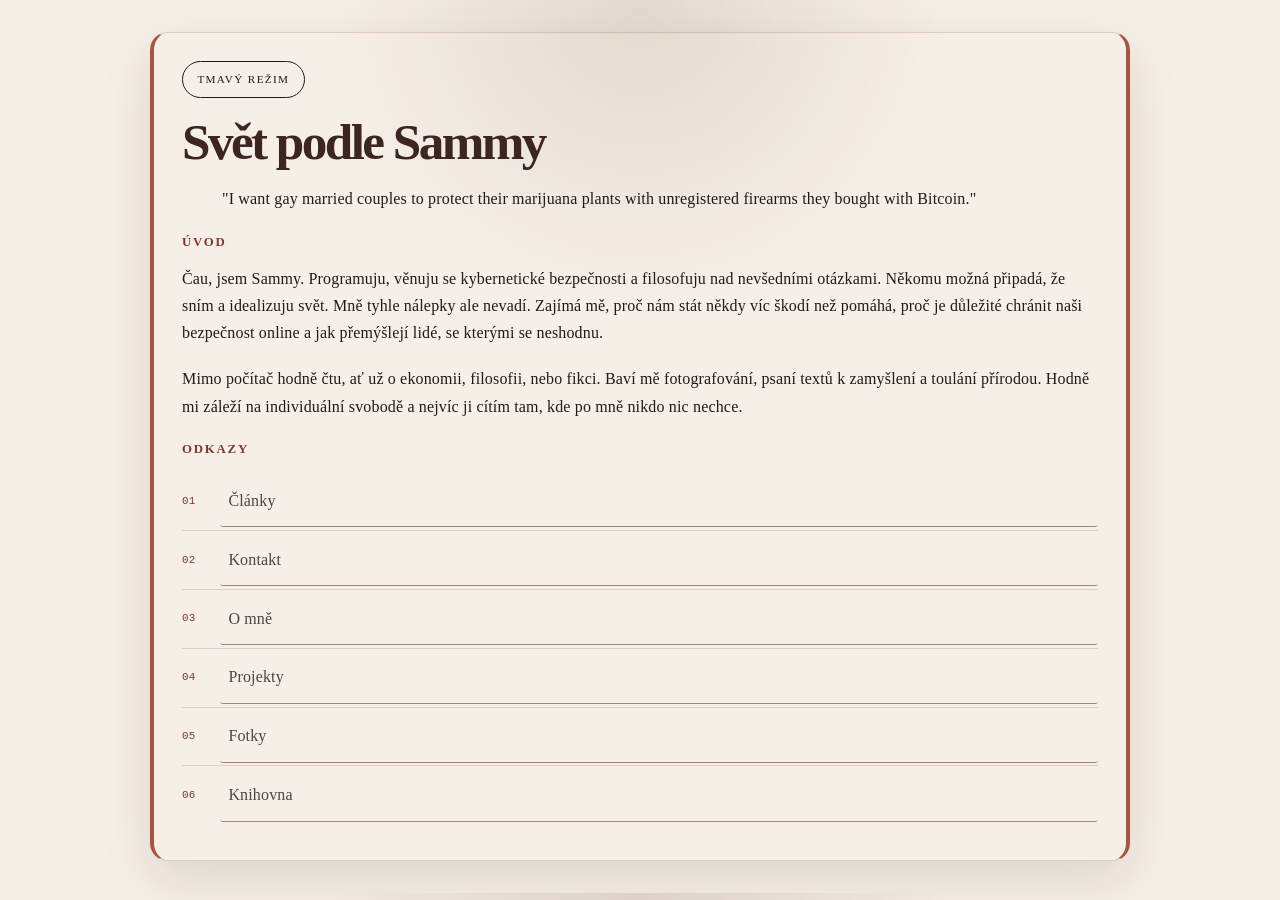
<file: index.html>
<!DOCTYPE html>
<html lang="cs">
<head>
  <meta charset="UTF-8">
  <meta name="viewport" content="width=device-width, initial-scale=1">
  <title>Svět podle Sammy</title>
  <link rel="stylesheet" href="./assets/css/styles.css">
  <link rel="icon" href="./assets/images/favicon.ico" type="image/x-icon">
  <script src="./assets/js/script.js" defer></script>
</head>
<body>
  <button type="button" class="theme-toggle" onclick="myFunction()">Světlý režim</button>
  <header>
    <h1>Svět podle Sammy</h1>
    <blockquote>
    "I want gay married couples to protect their marijuana plants with unregistered firearms they bought with Bitcoin." 
    </blockquote>
  </header>

  <main>
    <section aria-labelledby="uvod">
      <h2 id="uvod">Úvod</h2>
      <p>
        Čau, jsem Sammy. Programuju, věnuju se kybernetické bezpečnosti a filosofuju nad nevšedními otázkami.
        Někomu možná připadá, že sním a idealizuju svět. Mně tyhle nálepky ale nevadí. Zajímá mě, proč nám stát
        někdy víc škodí než pomáhá, proč je důležité chránit naši bezpečnost online a jak přemýšlejí lidé, se kterými
        se neshodnu.
      </p>
      <p>
        Mimo počítač hodně čtu, ať už o ekonomii, filosofii, nebo fikci. Baví mě fotografování, psaní textů k zamyšlení
        a toulání přírodou. Hodně mi záleží na individuální svobodě a nejvíc ji cítím tam, kde po mně nikdo nic nechce.
      </p>
    </section>
    <nav class="site-nav site-nav--home" aria-label="Hlavní navigace">
      <h2>Odkazy</h2>
      <ul>
        <li><a href="./pages/clanky.html">Články</a></li>
        <li><a href="./pages/kontakt.html">Kontakt</a></li>
        <li><a href="./pages/o-mne.html">O mně</a></li>
        <li><a href="./pages/projekty.html">Projekty</a></li>
        <li><a href="./pages/fotky.html">Fotky</a></li>
        <li><a href="./pages/knihovna.html">Knihovna</a></li>
      </ul>
    </nav>
  </main>
</body>
</html>
</file>
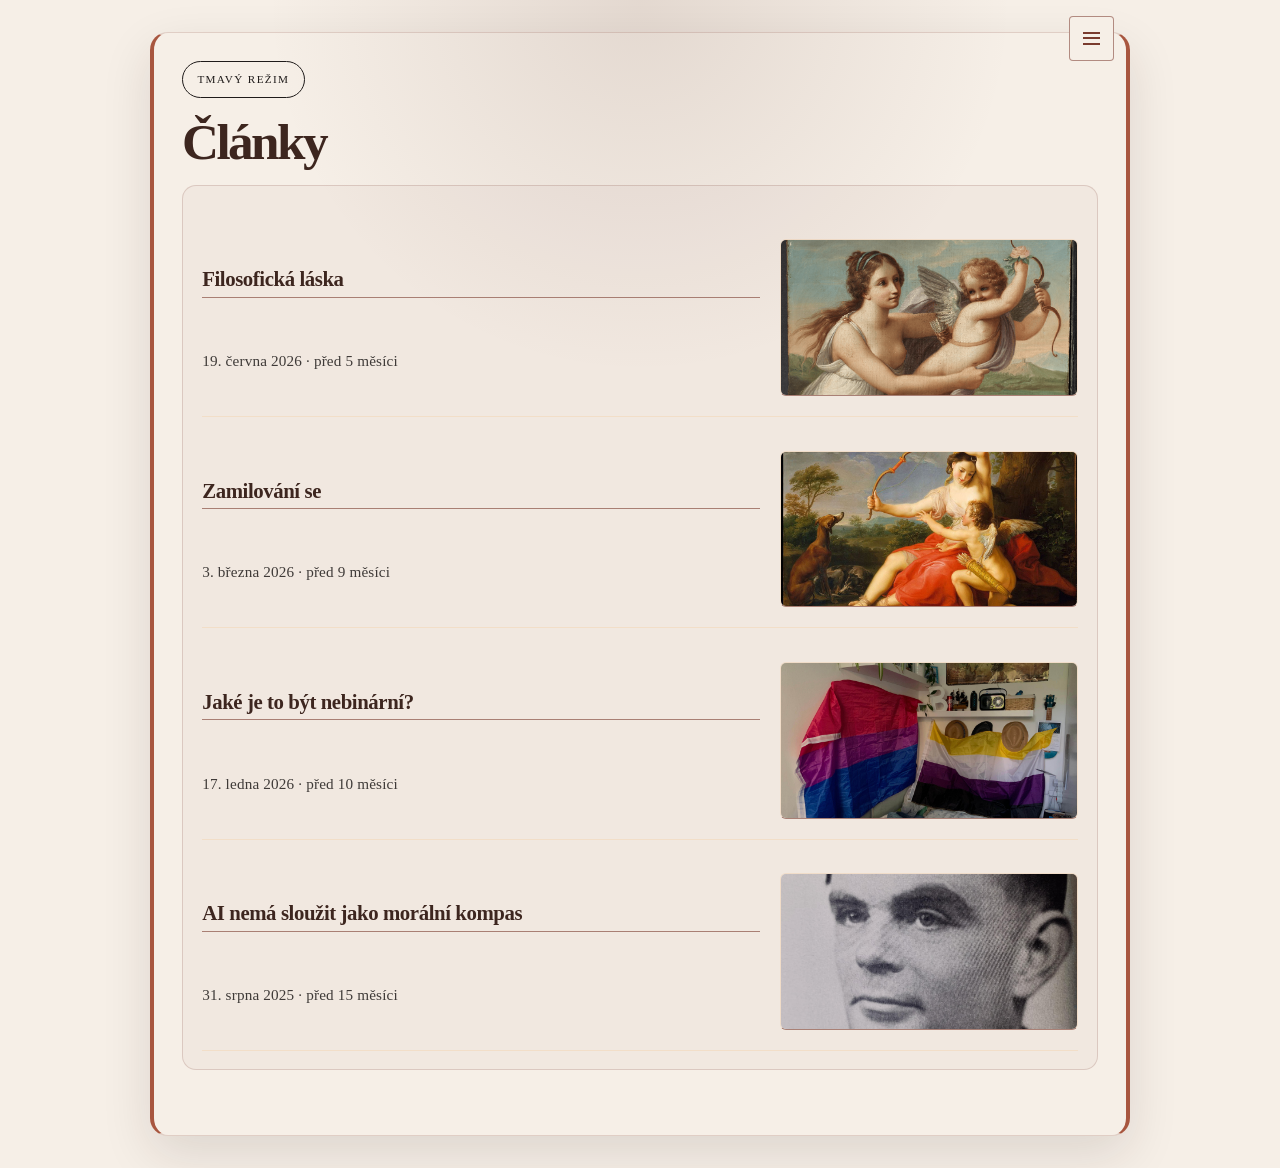
<file: pages/clanky.html>
<!DOCTYPE html>
<html lang="cs">
<head>
  <meta charset="UTF-8">
  <meta name="viewport" content="width=device-width, initial-scale=1">
  <title>Články – Svět podle Sammy</title>
  <link rel="stylesheet" href="../assets/css/styles.css">
  <script src="../assets/js/script.js" defer></script>
</head>
<body>
  <button type="button" class="theme-toggle" onclick="myFunction()">Světlý režim</button>
  <button class="site-nav-toggle" type="button" aria-label="Otevřít navigaci" aria-controls="site-nav" aria-expanded="false"><span class="site-nav-icon" aria-hidden="true"></span></button>
  <dialog class="site-nav-drawer" id="site-nav" aria-label="Hlavní navigace">
    <div class="site-nav-heading">
      <span>Navigace</span>
      <button class="site-nav-close" type="button" aria-label="Zavřít navigaci">×</button>
    </div>
  <nav class="site-nav" aria-label="Hlavní navigace">
    <ul>
      <li><a href="../index.html">Úvod</a></li>
      <li><a href="clanky.html">Články</a></li>
      <li><a href="kontakt.html">Kontakt</a></li>
      <li><a href="o-mne.html">O mně</a></li>
      <li><a href="projekty.html">Projekty</a></li>
      <li><a href="fotky.html">Fotky</a></li>
      <li><a href="knihovna.html">Knihovna</a></li>
    </ul>
  </nav>
  </dialog>
  <header>
    <h1>Články</h1>
  </header>
  <main>
    <section class="project-section">
      <div class="project-list">
        <article class="project-item article-item">
          <a class="article-cover-link" href="./clanky/Filosoficka_laska.html"><img class="article-cover" src="../assets/images/articles/eros_5.png" alt="Klasický obraz ženy s Amorem"></a>
          <a class="project-link" href="./clanky/Filosoficka_laska.html">Filosofická láska</a>
          <p class="article-meta"><time datetime="2026-06-19" data-publication-date></time> · <span data-article-age></span></p>
        </article>
        <article class="project-item article-item">
          <a class="article-cover-link" href="./clanky/Zamilovani_se.html"><img class="article-cover" src="../assets/images/articles/Diana-and-Cupid.jpg" alt="Diana s lukem a Amorem"></a>
          <a class="project-link" href="./clanky/Zamilovani_se.html">Zamilování se</a>
          <p class="article-meta"><time datetime="2026-03-03" data-publication-date></time> · <span data-article-age></span></p>
        </article>
        <article class="project-item article-item">
          <a class="article-cover-link" href="./clanky/Jake_je_to_byt_nebinarni.html"><img class="article-cover" src="../assets/images/articles/VlajkyNaZdi.jpg" alt="Nebinární, bisexualní a další queer vlajky na stěně"></a>
          <a class="project-link" href="./clanky/Jake_je_to_byt_nebinarni.html">Jaké je to být nebinární?</a>
          <p class="article-meta"><time datetime="2026-01-17" data-publication-date></time> · <span data-article-age></span></p>
        </article>
        <article class="project-item article-item">
          <a class="article-cover-link" href="./clanky/AI_nema_slouzit_jako_moralni_nazor.html"><img class="article-cover" src="../assets/images/articles/Turing.jpg" alt="Portrét Alana Turinga"></a>
          <a class="project-link" href="./clanky/AI_nema_slouzit_jako_moralni_nazor.html">AI nemá sloužit jako morální kompas</a>
          <p class="article-meta"><time datetime="2025-08-31" data-publication-date></time> · <span data-article-age></span></p>
        </article>
      </div>
    </section>
  </main>
</body>
</html>
</file>
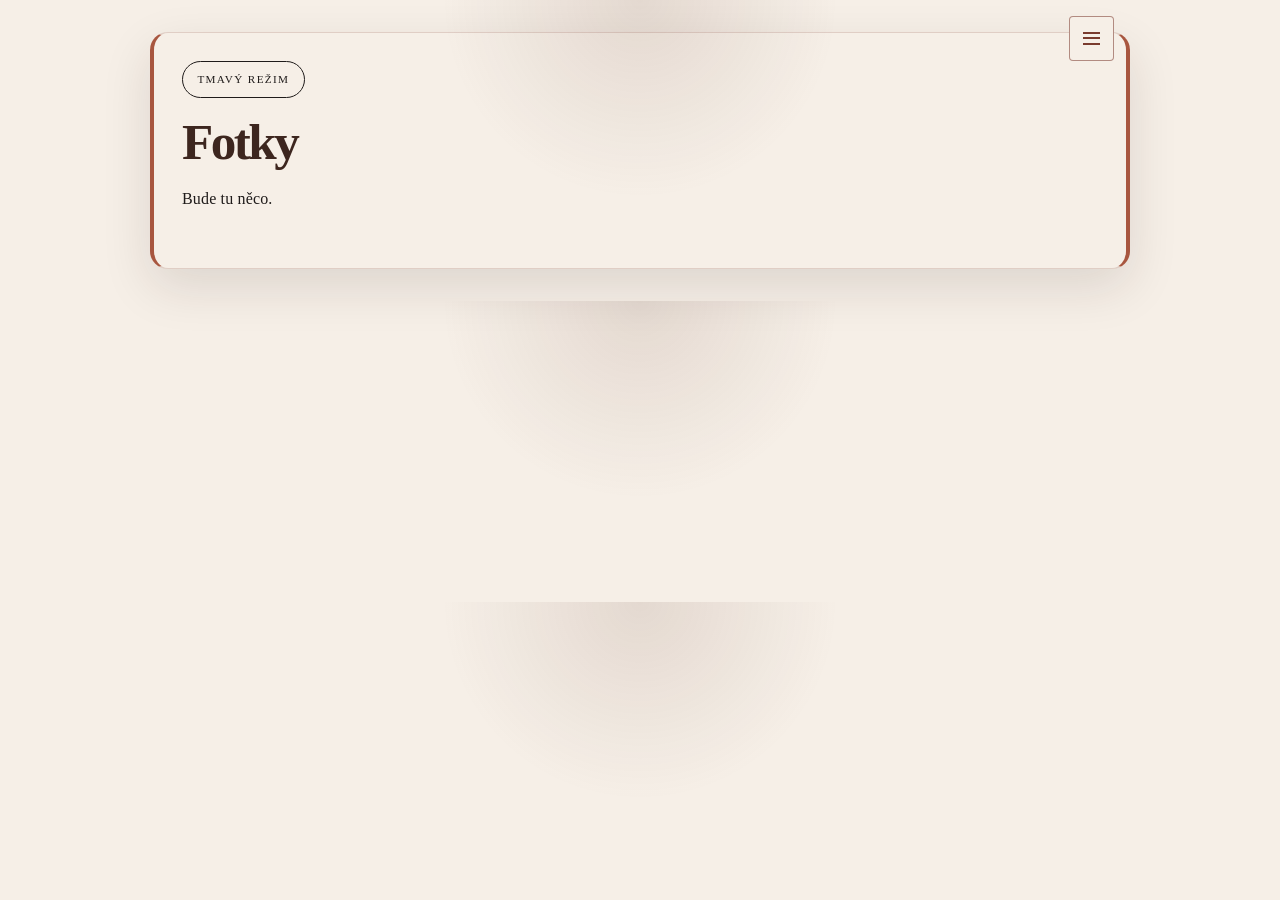
<file: pages/fotky.html>
<!DOCTYPE html>
<html lang="cs">
<head>
  <meta charset="UTF-8">
  <meta name="viewport" content="width=device-width, initial-scale=1">
  <title>Fotky – Svět podle Sammy</title>
  <link rel="stylesheet" href="../assets/css/styles.css">
  <script src="../assets/js/script.js" defer></script>
</head>
<body>
  <button type="button" class="theme-toggle" onclick="myFunction()">Světlý režim</button>
  <button class="site-nav-toggle" type="button" aria-label="Otevřít navigaci" aria-controls="site-nav" aria-expanded="false"><span class="site-nav-icon" aria-hidden="true"></span></button>
  <dialog class="site-nav-drawer" id="site-nav" aria-label="Hlavní navigace">
    <div class="site-nav-heading">
      <span>Navigace</span>
      <button class="site-nav-close" type="button" aria-label="Zavřít navigaci">×</button>
    </div>
  <nav class="site-nav" aria-label="Hlavní navigace">
    <ul>
      <li><a href="../index.html">Úvod</a></li>
      <li><a href="clanky.html">Články</a></li>
      <li><a href="kontakt.html">Kontakt</a></li>
      <li><a href="o-mne.html">O mně</a></li>
      <li><a href="projekty.html">Projekty</a></li>
      <li><a href="fotky.html">Fotky</a></li>
      <li><a href="knihovna.html">Knihovna</a></li>
    </ul>
  </nav>
  </dialog>
  <header>
    <h1>Fotky</h1>
  </header>
  <main>
    <p>Bude tu něco.</p>
  </main>
</body>
</html>
</file>
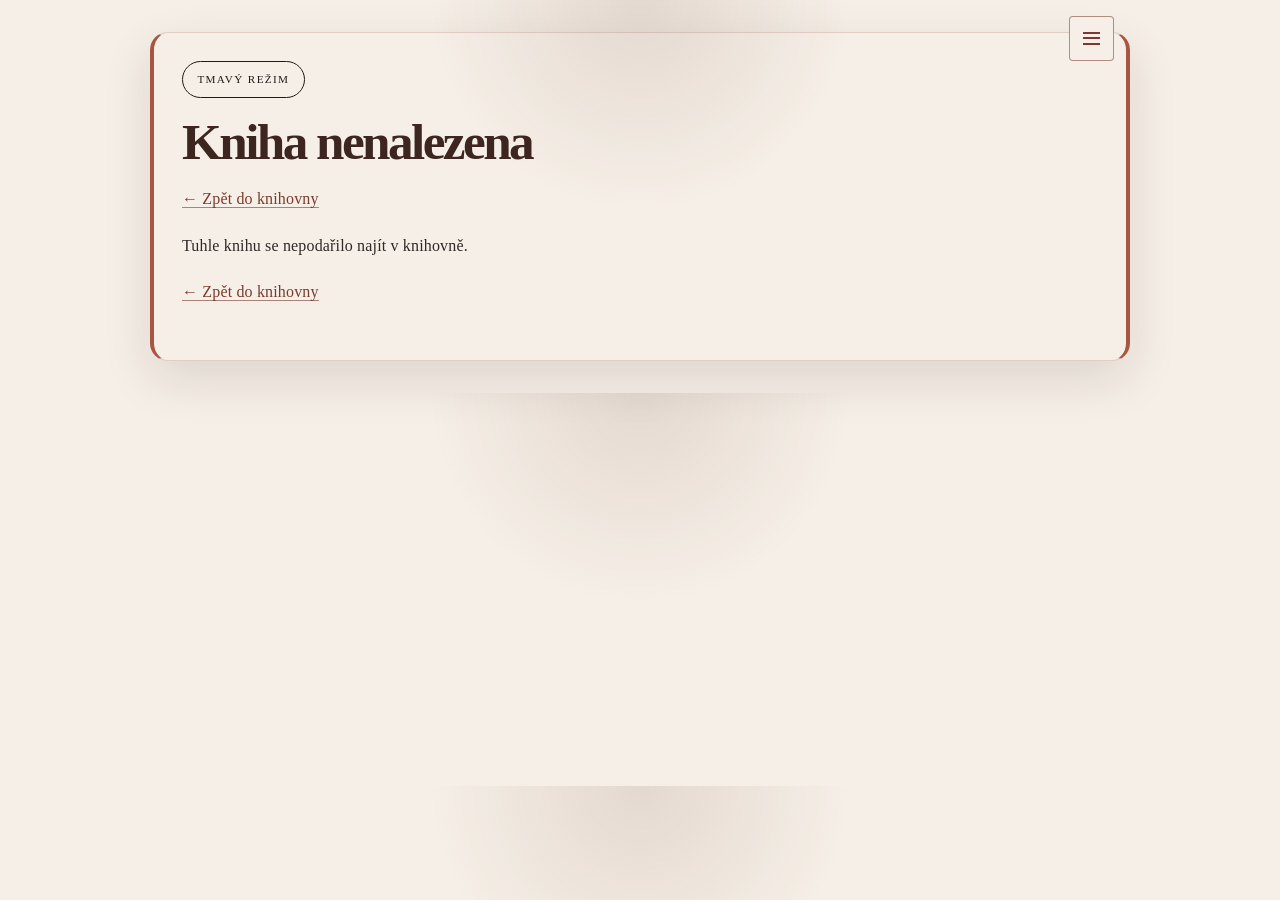
<file: pages/kniha.html>
<!DOCTYPE html>
<html lang="cs">
<head>
  <meta charset="UTF-8">
  <meta name="viewport" content="width=device-width, initial-scale=1">
  <title>Kniha – Knihovna – Svět podle Sammy</title>
  <link rel="stylesheet" href="../assets/css/styles.css">
  <script src="../assets/js/script.js" defer></script>
  <script src="../assets/js/knihy.js" defer></script>
</head>
<body>
  <button type="button" class="theme-toggle" onclick="myFunction()">Světlý režim</button>
  <button class="site-nav-toggle" type="button" aria-label="Otevřít navigaci" aria-controls="site-nav" aria-expanded="false"><span class="site-nav-icon" aria-hidden="true"></span></button>
  <dialog class="site-nav-drawer" id="site-nav" aria-label="Hlavní navigace">
    <div class="site-nav-heading">
      <span>Navigace</span>
      <button class="site-nav-close" type="button" aria-label="Zavřít navigaci">×</button>
    </div>
  <nav class="site-nav" aria-label="Hlavní navigace">
    <ul>
      <li><a href="../index.html">Úvod</a></li>
      <li><a href="clanky.html">Články</a></li>
      <li><a href="kontakt.html">Kontakt</a></li>
      <li><a href="o-mne.html">O mně</a></li>
      <li><a href="projekty.html">Projekty</a></li>
      <li><a href="fotky.html">Fotky</a></li>
      <li><a href="knihovna.html">Knihovna</a></li>
    </ul>
  </nav>
  </dialog>
  <header>
    <h1 id="book-title">Kniha</h1>
  </header>
  <main class="article-page">
    <p><a href="./knihovna.html">← Zpět do knihovny</a></p>
    <article id="book-detail">
      <div class="book-detail-top">
        <figure id="book-cover" class="book-cover-frame"></figure>
        <div class="book-detail-info">
          <p id="book-author" class="book-author-name"></p>
          <p id="book-collection" class="book-author-name"></p>
          <p id="book-detail-genre" class="book-author-name"></p>
          <section class="book-review">
            <h2>Moje recenze</h2>
            <div id="book-review-content"></div>
          </section>
        </div>
      </div>
    </article>
    <p id="book-not-found" hidden>Tuhle knihu se nepodařilo najít v knihovně.</p>
    <p><a href="./knihovna.html">← Zpět do knihovny</a></p>
  </main>
</body>
</html>
</file>
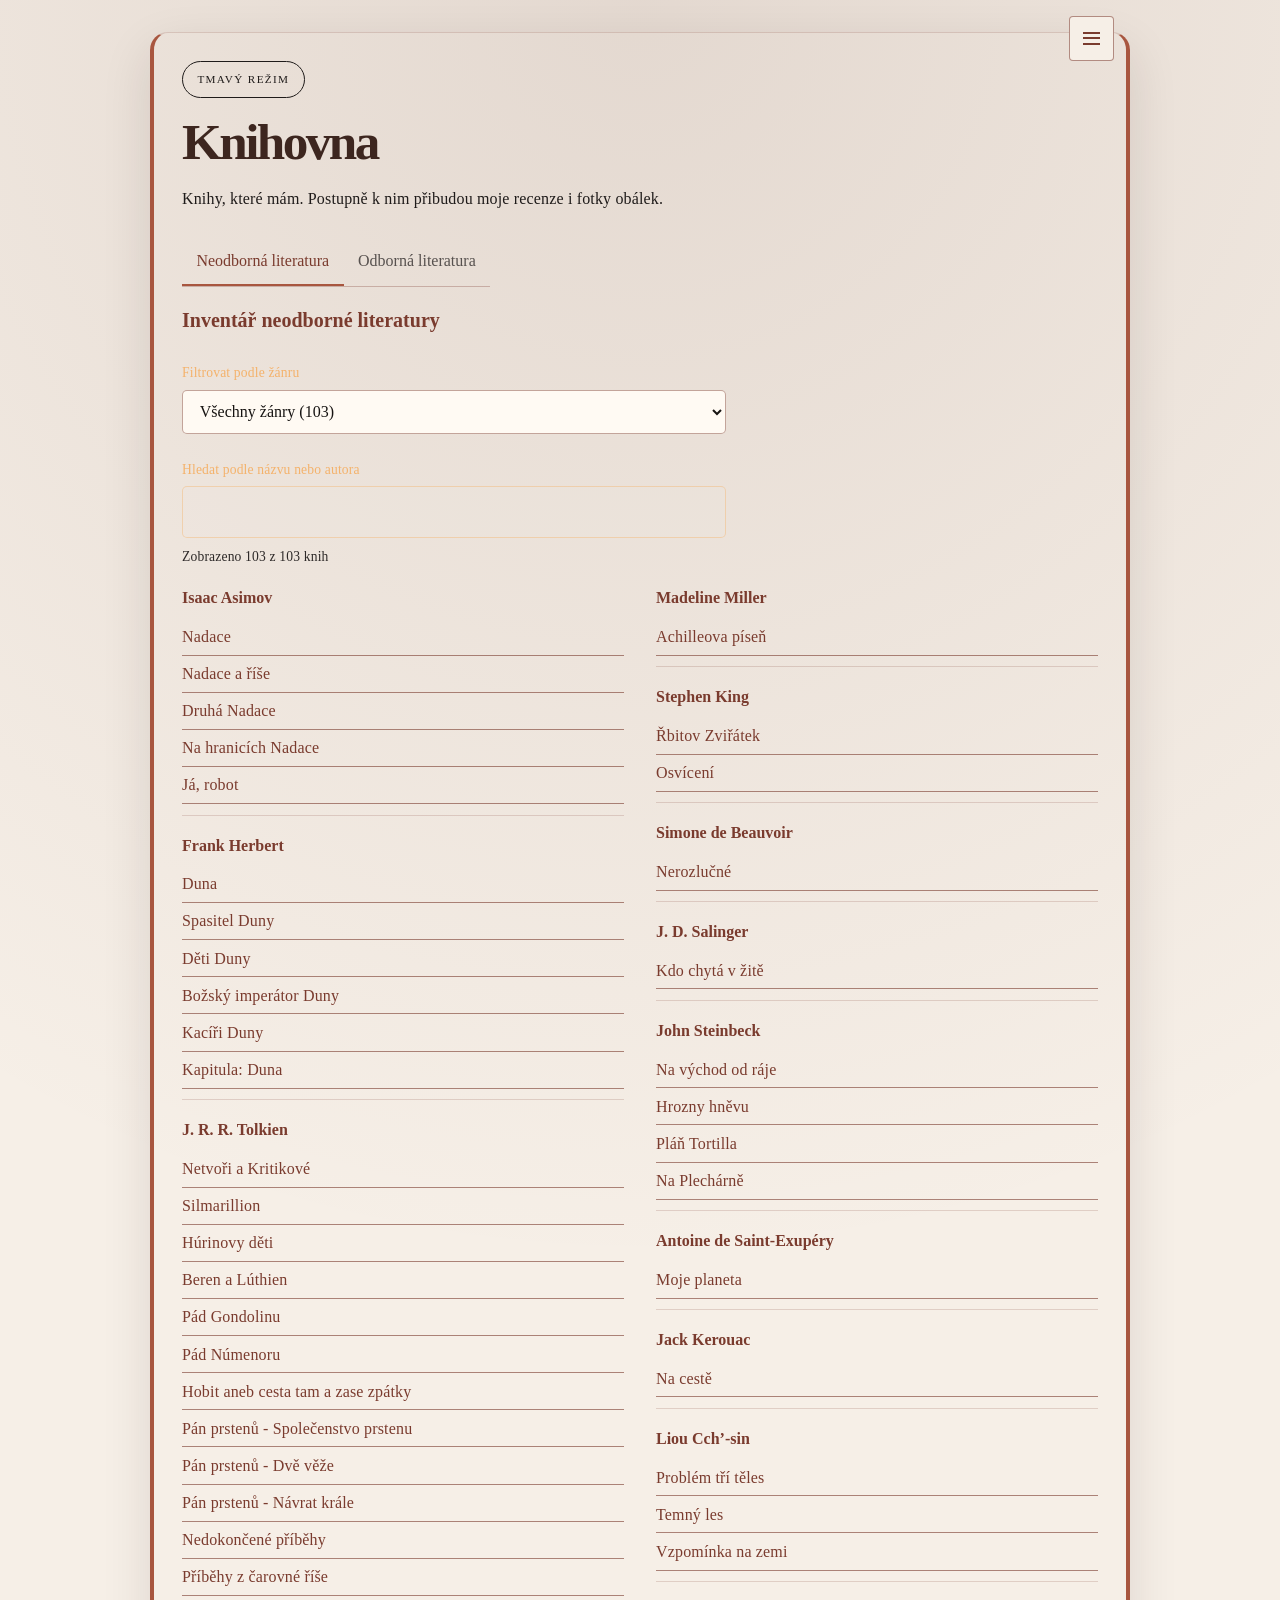
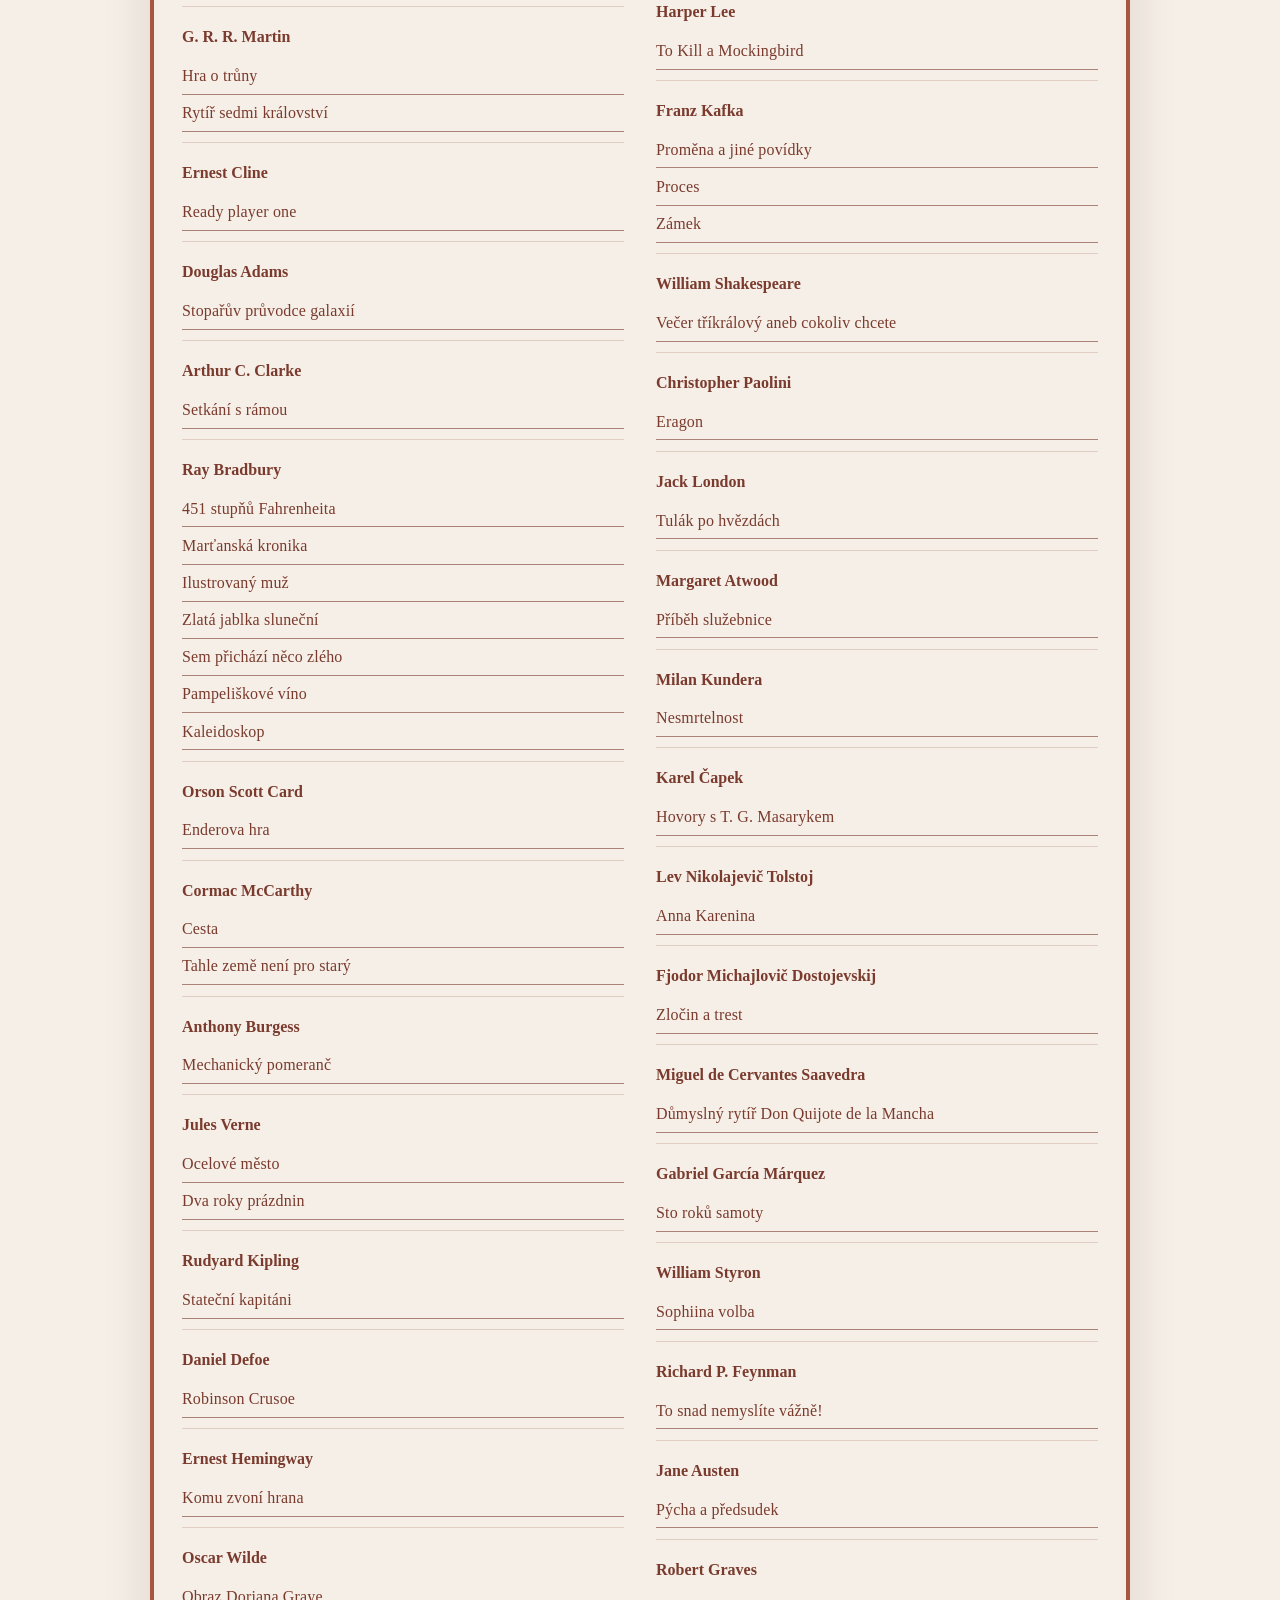
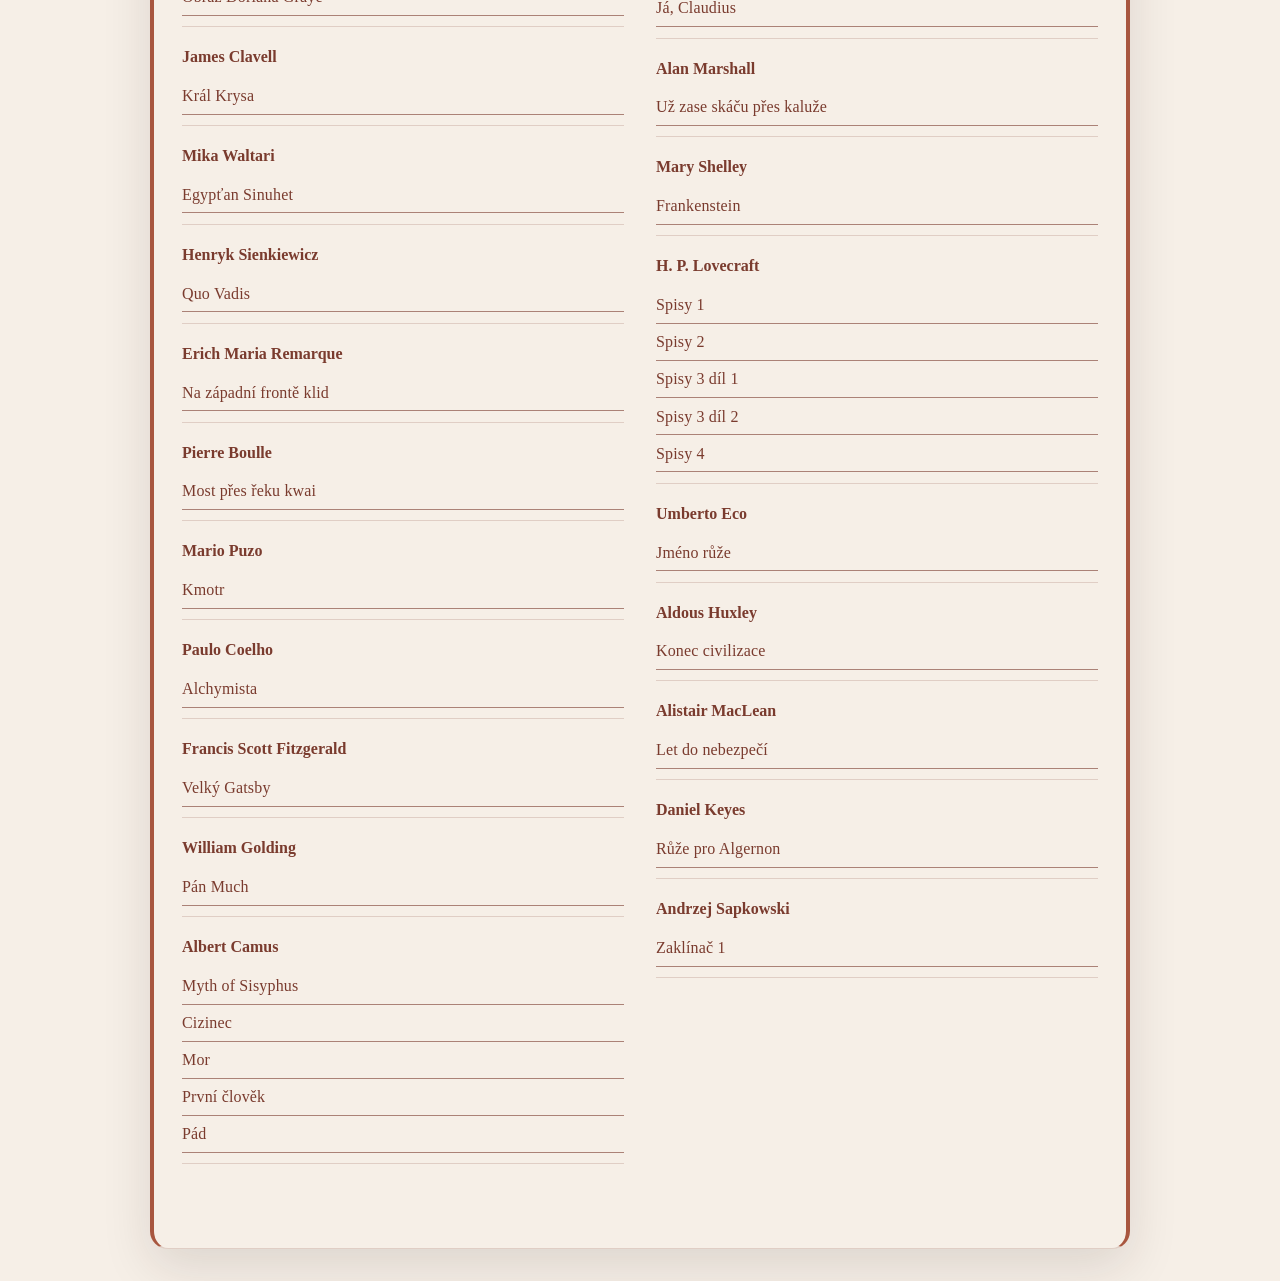
<file: pages/knihovna.html>
<!DOCTYPE html>
<html lang="cs">
<head>
  <meta charset="UTF-8">
  <meta name="viewport" content="width=device-width, initial-scale=1">
  <title>Knihovna – Svět podle Sammy</title>
  <link rel="stylesheet" href="../assets/css/styles.css">
  <script src="../assets/js/script.js" defer></script>
  <script src="../assets/js/knihy.js" defer></script>
</head>
<body>
  <button type="button" class="theme-toggle" onclick="myFunction()">Světlý režim</button>
  <button class="site-nav-toggle" type="button" aria-label="Otevřít navigaci" aria-controls="site-nav" aria-expanded="false"><span class="site-nav-icon" aria-hidden="true"></span></button>
  <dialog class="site-nav-drawer" id="site-nav" aria-label="Hlavní navigace">
    <div class="site-nav-heading">
      <span>Navigace</span>
      <button class="site-nav-close" type="button" aria-label="Zavřít navigaci">×</button>
    </div>
  <nav class="site-nav" aria-label="Hlavní navigace">
    <ul>
      <li><a href="../index.html">Úvod</a></li>
      <li><a href="clanky.html">Články</a></li>
      <li><a href="kontakt.html">Kontakt</a></li>
      <li><a href="o-mne.html">O mně</a></li>
      <li><a href="projekty.html">Projekty</a></li>
      <li><a href="fotky.html">Fotky</a></li>
      <li><a href="knihovna.html">Knihovna</a></li>
    </ul>
  </nav>
  </dialog>
  <header>
    <h1>Knihovna</h1>
  </header>
  <main>
    <p>Knihy, které mám. Postupně k nim přibudou moje recenze i fotky obálek.</p>
    <div class="book-collections" role="tablist" aria-label="Sbírky knih">
      <button class="book-collection-tab is-active" type="button" role="tab" aria-selected="true" data-book-collection="general">Neodborná literatura</button>
      <button class="book-collection-tab" type="button" role="tab" aria-selected="false" data-book-collection="expert">Odborná literatura</button>
    </div>
    <p id="book-collection-date" class="article-meta"></p>
    <h2 id="book-collection-title" class="book-collection-title"></h2>
    <label class="book-search-label" for="book-genre">Filtrovat podle žánru</label>
    <select id="book-genre" class="book-genre-select"></select>
    <label class="book-search-label" for="book-search">Hledat podle názvu nebo autora</label>
    <input id="book-search" class="book-search" type="search" autocomplete="off">
    <p id="book-count" class="book-count" aria-live="polite"></p>
    <div id="book-catalogue" class="book-catalogue"></div>
  </main>
</body>
</html>
</file>
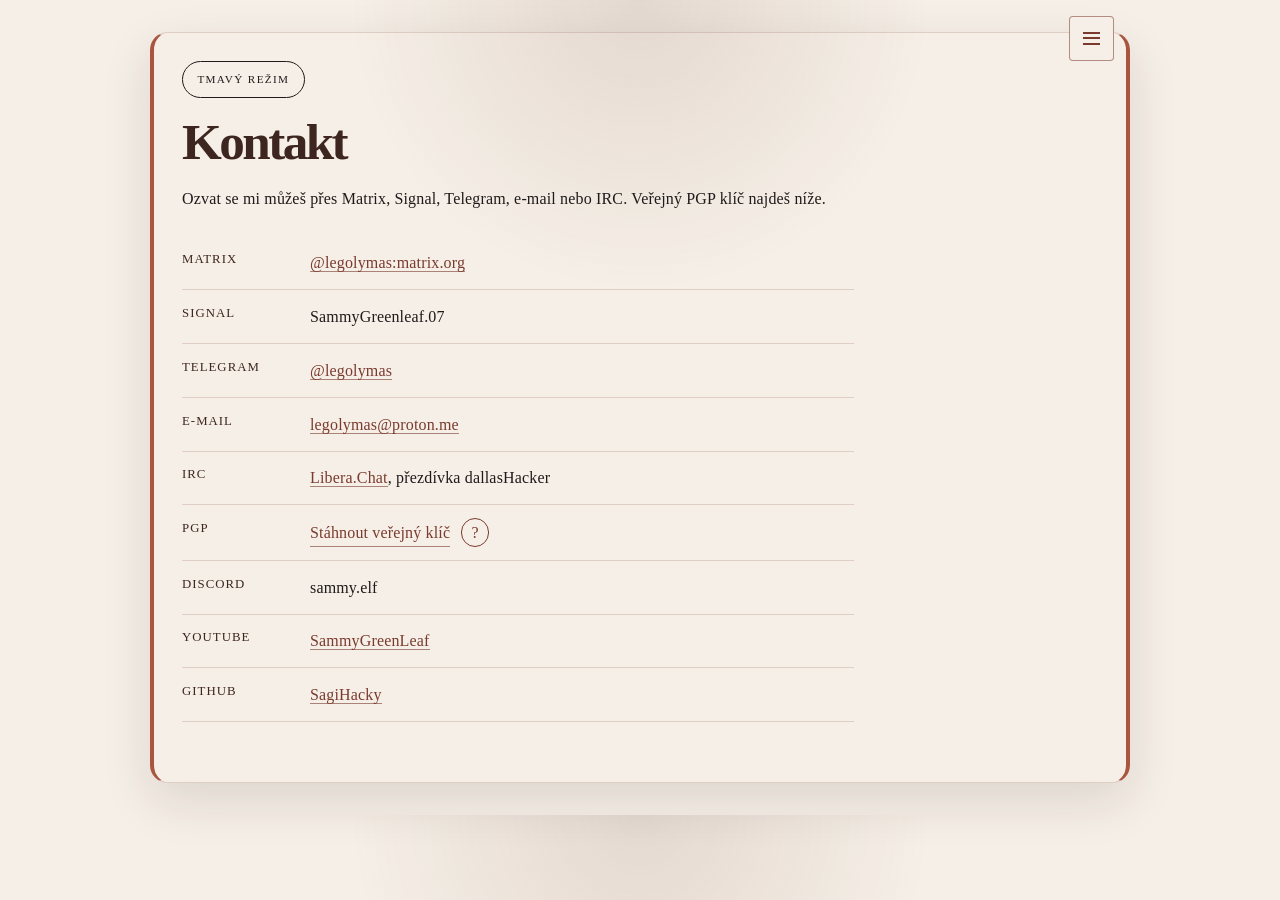
<file: pages/kontakt.html>
<!DOCTYPE html>
<html lang="cs">
<head>
  <meta charset="UTF-8">
  <meta name="viewport" content="width=device-width, initial-scale=1">
  <title>Kontakt – Svět podle Sammy</title>
  <link rel="stylesheet" href="../assets/css/styles.css">
  <script src="../assets/js/script.js" defer></script>
</head>
<body>
  <button type="button" class="theme-toggle" onclick="myFunction()">Světlý režim</button>
  <button class="site-nav-toggle" type="button" aria-label="Otevřít navigaci" aria-controls="site-nav" aria-expanded="false"><span class="site-nav-icon" aria-hidden="true"></span></button>
  <dialog class="site-nav-drawer" id="site-nav" aria-label="Hlavní navigace">
    <div class="site-nav-heading">
      <span>Navigace</span>
      <button class="site-nav-close" type="button" aria-label="Zavřít navigaci">×</button>
    </div>
  <nav class="site-nav" aria-label="Hlavní navigace">
    <ul>
      <li><a href="../index.html">Úvod</a></li>
      <li><a href="clanky.html">Články</a></li>
      <li><a href="kontakt.html">Kontakt</a></li>
      <li><a href="o-mne.html">O mně</a></li>
      <li><a href="projekty.html">Projekty</a></li>
      <li><a href="fotky.html">Fotky</a></li>
      <li><a href="knihovna.html">Knihovna</a></li>
    </ul>
  </nav>
  </dialog>
  <header>
    <h1>Kontakt</h1>
  </header>
  <main>
    <p class="contact-intro">Ozvat se mi můžeš přes Matrix, Signal, Telegram, e-mail nebo IRC. Veřejný PGP klíč najdeš níže.</p>
    <dl class="contact-list">
      <div>
        <dt>Matrix</dt>
        <dd><a href="https://matrix.to/#/@legolymas:matrix.org">@legolymas:matrix.org</a></dd>
      </div>
      <div>
        <dt>Signal</dt>
        <dd><span>SammyGreenleaf.07</span></dd>
      </div>
      <div>
        <dt>Telegram</dt>
        <dd><a href="https://t.me/legolymas">@legolymas</a></dd>
      </div>
      <div>
        <dt>E-mail</dt>
        <dd><a href="mailto:legolymas@proton.me">legolymas@proton.me</a></dd>
      </div>
      <div>
        <dt>IRC</dt>
        <dd><a href="https://libera.chat/">Libera.Chat</a>, přezdívka <span>dallasHacker</span></dd>
      </div>
      <div>
        <dt>PGP</dt>
        <dd class="pgp-contact-actions">
          <a href="../assets/keys/legolymas@public.asc" download="legolymas-public.asc">Stáhnout veřejný klíč</a>
          <button class="pgp-help-button" type="button" data-open-pgp-help aria-label="Návod k PGP" title="Návod k PGP">?</button>
        </dd>
      </div>
      <div>
        <dt>Discord</dt>
        <dd><span>sammy.elf</span></dd>
      </div>
      <div>
        <dt>YouTube</dt>
        <dd><a href="https://www.youtube.com/@SammyGreenLeaf">SammyGreenLeaf</a></dd>
      </div>
      <div>
        <dt>GitHub</dt>
        <dd><a href="https://github.com/SagiHacky">SagiHacky</a></dd>
      </div>
    </dl>
    <dialog class="pgp-help-dialog" id="pgp-help" aria-labelledby="pgp-help-title" aria-describedby="pgp-help-intro">
      <div class="pgp-dialog-heading">
        <h2 id="pgp-help-title">Jak mi poslat šifrovaný e-mail</h2>
        <form method="dialog">
          <button class="pgp-dialog-close" type="submit">Zavřít</button>
        </form>
      </div>
      <p id="pgp-help-intro">Veřejným klíčem můžeš zašifrovat e-mail, který si pak přečtu pomocí svého soukromého klíče.</p>
      <ol>
        <li>Stáhni si veřejný klíč z této stránky.</li>
        <li>Naimportuj ho do e-mailové aplikace, která podporuje OpenPGP, třeba do Thunderbirdu.</li>
        <li>Než pošleš něco citlivého, ověř si otisk klíče jinou cestou: <code>513D D612 D276 B704 4E9A 5EF4 42A4 0535 8C84 B5C6</code>.</li>
        <li>Napiš mi na <a href="mailto:legolymas@proton.me">legolymas@proton.me</a> a v aplikaci vyber šifrování pro můj klíč.</li>
      </ol>
      <p class="pgp-dialog-note">PGP zašifruje obsah zprávy a přílohy, ale ne předmět ani e-mailové adresy. Svůj soukromý klíč nikomu neposílej.</p>
    </dialog>
  </main>
</body>
</html>
</file>
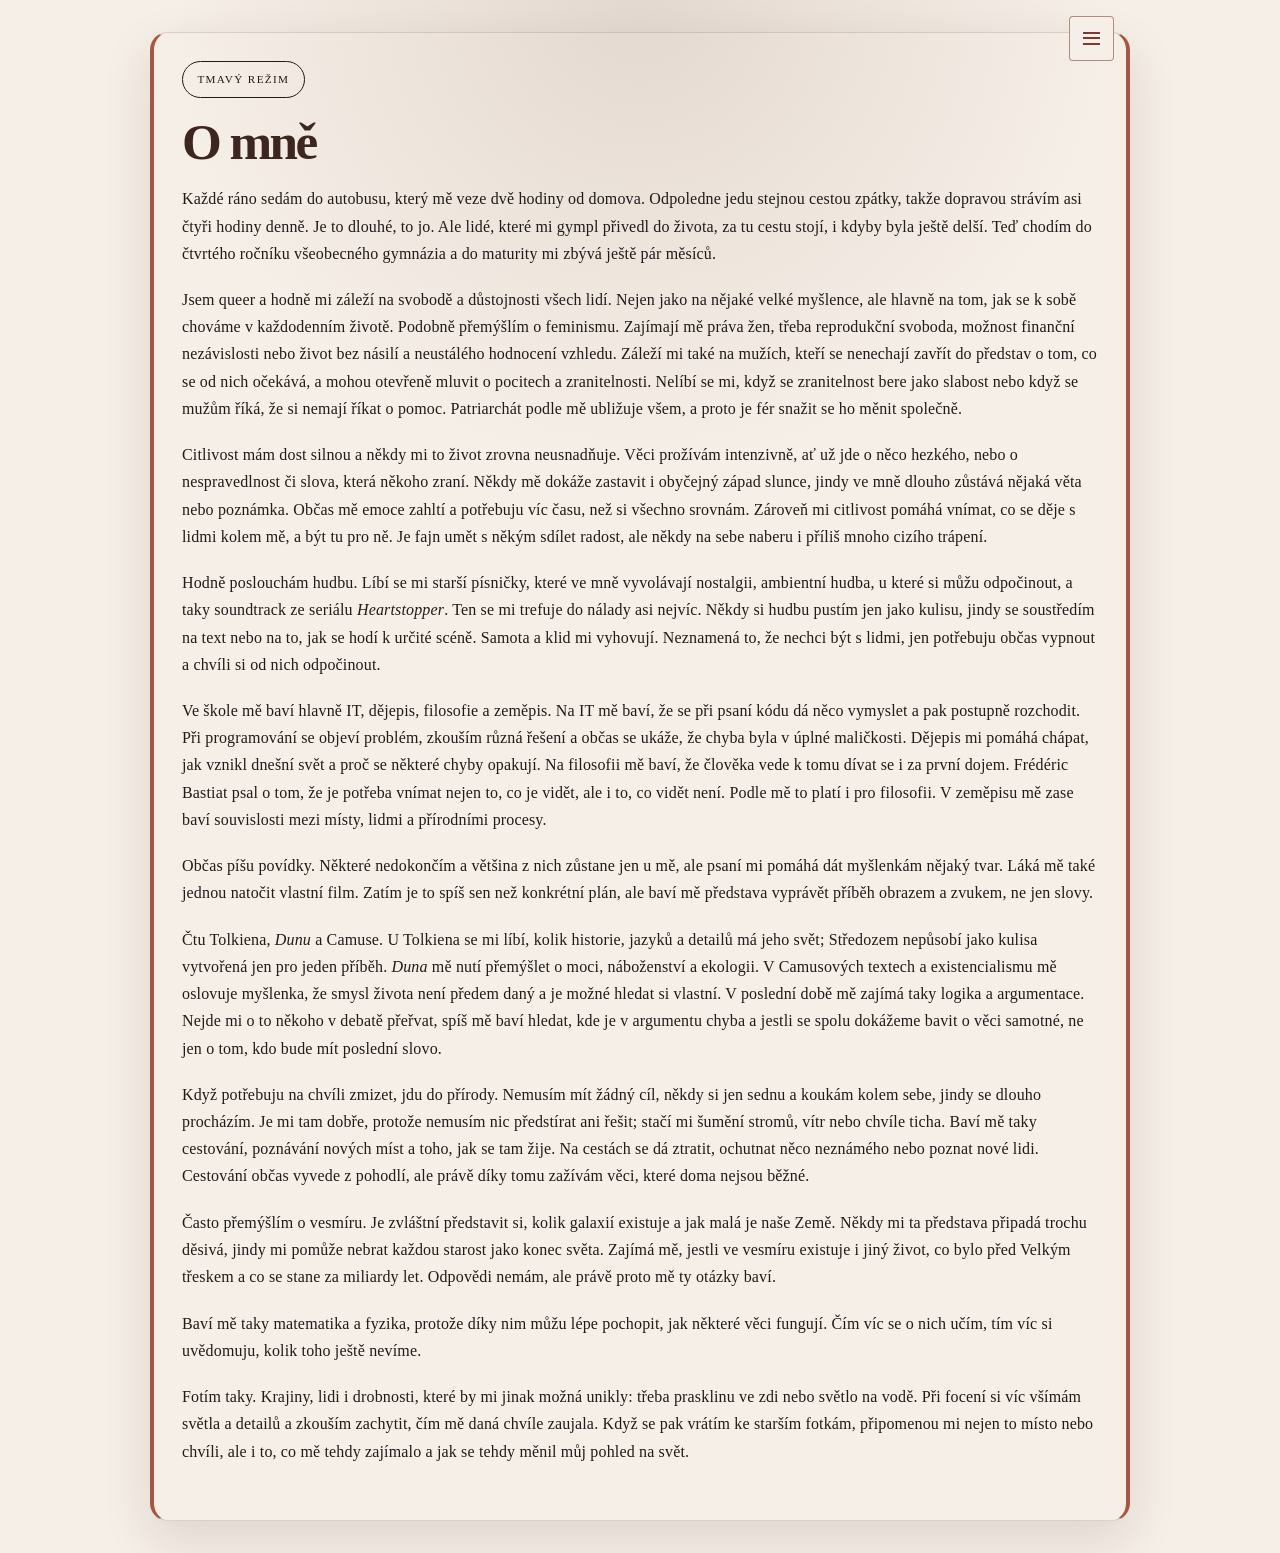
<file: pages/o-mne.html>
<!DOCTYPE html>
<html lang="cs">
<head>
  <meta charset="UTF-8">
  <meta name="viewport" content="width=device-width, initial-scale=1">
  <title>O mně – Svět podle Sammy</title>
  <link rel="stylesheet" href="../assets/css/styles.css">
  <script src="../assets/js/script.js" defer></script>
</head>
<body>
  <button type="button" class="theme-toggle" onclick="myFunction()">Světlý režim</button>
  <button class="site-nav-toggle" type="button" aria-label="Otevřít navigaci" aria-controls="site-nav" aria-expanded="false"><span class="site-nav-icon" aria-hidden="true"></span></button>
  <dialog class="site-nav-drawer" id="site-nav" aria-label="Hlavní navigace">
    <div class="site-nav-heading">
      <span>Navigace</span>
      <button class="site-nav-close" type="button" aria-label="Zavřít navigaci">×</button>
    </div>
  <nav class="site-nav" aria-label="Hlavní navigace">
    <ul>
      <li><a href="../index.html">Úvod</a></li>
      <li><a href="clanky.html">Články</a></li>
      <li><a href="kontakt.html">Kontakt</a></li>
      <li><a href="o-mne.html">O mně</a></li>
      <li><a href="projekty.html">Projekty</a></li>
      <li><a href="fotky.html">Fotky</a></li>
      <li><a href="knihovna.html">Knihovna</a></li>
    </ul>
  </nav>
  </dialog>
  <header>
    <h1>O mně</h1>
  </header>
  <main>
    <p>Každé ráno sedám do autobusu, který mě veze dvě hodiny od domova. Odpoledne jedu stejnou cestou zpátky, takže dopravou strávím asi čtyři hodiny denně. Je to dlouhé, to jo. Ale lidé, které mi gympl přivedl do života, za tu cestu stojí, i kdyby byla ještě delší. Teď chodím do čtvrtého ročníku všeobecného gymnázia a do maturity mi zbývá ještě pár měsíců.</p>

    <p>Jsem queer a hodně mi záleží na svobodě a důstojnosti všech lidí. Nejen jako na nějaké velké myšlence, ale hlavně na tom, jak se k sobě chováme v každodenním životě. Podobně přemýšlím o feminismu. Zajímají mě práva žen, třeba reprodukční svoboda, možnost finanční nezávislosti nebo život bez násilí a neustálého hodnocení vzhledu. Záleží mi také na mužích, kteří se nenechají zavřít do představ o tom, co se od nich očekává, a mohou otevřeně mluvit o pocitech a zranitelnosti. Nelíbí se mi, když se zranitelnost bere jako slabost nebo když se mužům říká, že si nemají říkat o pomoc. Patriarchát podle mě ubližuje všem, a proto je fér snažit se ho měnit společně.</p>

    <p>Citlivost mám dost silnou a někdy mi to život zrovna neusnadňuje. Věci prožívám intenzivně, ať už jde o něco hezkého, nebo o nespravedlnost či slova, která někoho zraní. Někdy mě dokáže zastavit i obyčejný západ slunce, jindy ve mně dlouho zůstává nějaká věta nebo poznámka. Občas mě emoce zahltí a potřebuju víc času, než si všechno srovnám. Zároveň mi citlivost pomáhá vnímat, co se děje s lidmi kolem mě, a být tu pro ně. Je fajn umět s někým sdílet radost, ale někdy na sebe naberu i příliš mnoho cizího trápení.</p>

    <p>Hodně poslouchám hudbu. Líbí se mi starší písničky, které ve mně vyvolávají nostalgii, ambientní hudba, u které si můžu odpočinout, a taky soundtrack ze seriálu <em>Heartstopper</em>. Ten se mi trefuje do nálady asi nejvíc. Někdy si hudbu pustím jen jako kulisu, jindy se soustředím na text nebo na to, jak se hodí k určité scéně. Samota a klid mi vyhovují. Neznamená to, že nechci být s lidmi, jen potřebuju občas vypnout a chvíli si od nich odpočinout.</p>

    <p>Ve škole mě baví hlavně IT, dějepis, filosofie a zeměpis. Na IT mě baví, že se při psaní kódu dá něco vymyslet a pak postupně rozchodit. Při programování se objeví problém, zkouším různá řešení a občas se ukáže, že chyba byla v úplné maličkosti. Dějepis mi pomáhá chápat, jak vznikl dnešní svět a proč se některé chyby opakují. Na filosofii mě baví, že člověka vede k tomu dívat se i za první dojem. Frédéric Bastiat psal o tom, že je potřeba vnímat nejen to, co je vidět, ale i to, co vidět není. Podle mě to platí i pro filosofii. V zeměpisu mě zase baví souvislosti mezi místy, lidmi a přírodními procesy.</p>

    <p>Občas píšu povídky. Některé nedokončím a většina z nich zůstane jen u mě, ale psaní mi pomáhá dát myšlenkám nějaký tvar. Láká mě také jednou natočit vlastní film. Zatím je to spíš sen než konkrétní plán, ale baví mě představa vyprávět příběh obrazem a zvukem, ne jen slovy.</p>

    <p>Čtu Tolkiena, <em>Dunu</em> a Camuse. U Tolkiena se mi líbí, kolik historie, jazyků a detailů má jeho svět; Středozem nepůsobí jako kulisa vytvořená jen pro jeden příběh. <em>Duna</em> mě nutí přemýšlet o moci, náboženství a ekologii. V Camusových textech a existencialismu mě oslovuje myšlenka, že smysl života není předem daný a je možné hledat si vlastní. V poslední době mě zajímá taky logika a argumentace. Nejde mi o to někoho v debatě přeřvat, spíš mě baví hledat, kde je v argumentu chyba a jestli se spolu dokážeme bavit o věci samotné, ne jen o tom, kdo bude mít poslední slovo.</p>

    <p>Když potřebuju na chvíli zmizet, jdu do přírody. Nemusím mít žádný cíl, někdy si jen sednu a koukám kolem sebe, jindy se dlouho procházím. Je mi tam dobře, protože nemusím nic předstírat ani řešit; stačí mi šumění stromů, vítr nebo chvíle ticha. Baví mě taky cestování, poznávání nových míst a toho, jak se tam žije. Na cestách se dá ztratit, ochutnat něco neznámého nebo poznat nové lidi. Cestování občas vyvede z pohodlí, ale právě díky tomu zažívám věci, které doma nejsou běžné.</p>

    <p>Často přemýšlím o vesmíru. Je zvláštní představit si, kolik galaxií existuje a jak malá je naše Země. Někdy mi ta představa připadá trochu děsivá, jindy mi pomůže nebrat každou starost jako konec světa. Zajímá mě, jestli ve vesmíru existuje i jiný život, co bylo před Velkým třeskem a co se stane za miliardy let. Odpovědi nemám, ale právě proto mě ty otázky baví.</p>

    <p>Baví mě taky matematika a fyzika, protože díky nim můžu lépe pochopit, jak některé věci fungují. Čím víc se o nich učím, tím víc si uvědomuju, kolik toho ještě nevíme.</p>

    <p>Fotím taky. Krajiny, lidi i drobnosti, které by mi jinak možná unikly: třeba prasklinu ve zdi nebo světlo na vodě. Při focení si víc všímám světla a detailů a zkouším zachytit, čím mě daná chvíle zaujala. Když se pak vrátím ke starším fotkám, připomenou mi nejen to místo nebo chvíli, ale i to, co mě tehdy zajímalo a jak se tehdy měnil můj pohled na svět.</p>

  </main>
</body>
</html>
</file>
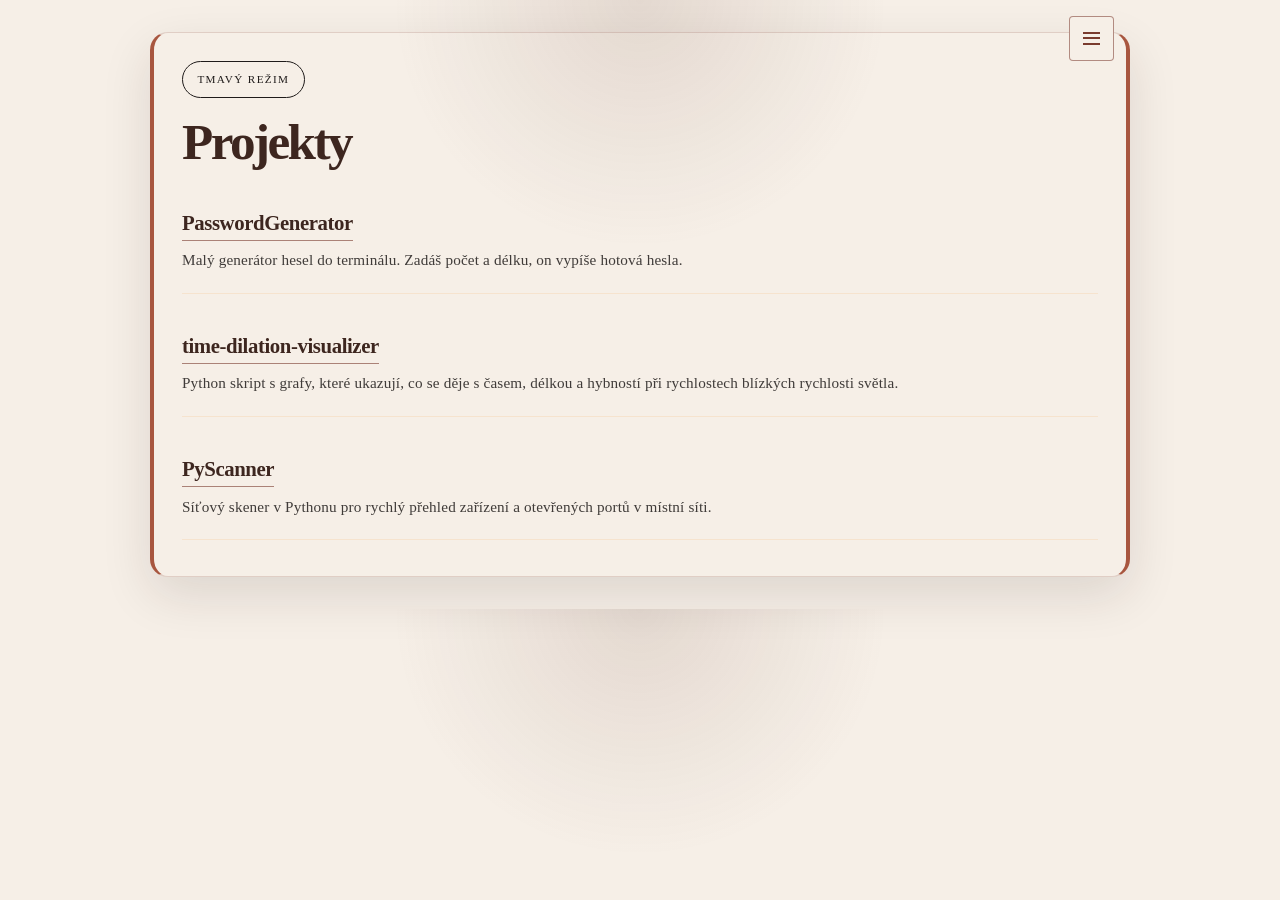
<file: pages/projekty.html>
<!DOCTYPE html>
<html lang="cs">
<head>
  <meta charset="UTF-8">
  <meta name="viewport" content="width=device-width, initial-scale=1">
  <title>Projekty – Svět podle Sammy</title>
  <link rel="stylesheet" href="../assets/css/styles.css">
  <script src="../assets/js/script.js" defer></script>
</head>
<body>
  <button type="button" class="theme-toggle" onclick="myFunction()">Světlý režim</button>
  <button class="site-nav-toggle" type="button" aria-label="Otevřít navigaci" aria-controls="site-nav" aria-expanded="false"><span class="site-nav-icon" aria-hidden="true"></span></button>
  <dialog class="site-nav-drawer" id="site-nav" aria-label="Hlavní navigace">
    <div class="site-nav-heading">
      <span>Navigace</span>
      <button class="site-nav-close" type="button" aria-label="Zavřít navigaci">×</button>
    </div>
  <nav class="site-nav" aria-label="Hlavní navigace">
    <ul>
      <li><a href="../index.html">Úvod</a></li>
      <li><a href="clanky.html">Články</a></li>
      <li><a href="kontakt.html">Kontakt</a></li>
      <li><a href="o-mne.html">O mně</a></li>
      <li><a href="projekty.html">Projekty</a></li>
      <li><a href="fotky.html">Fotky</a></li>
      <li><a href="knihovna.html">Knihovna</a></li>
    </ul>
  </nav>
  </dialog>
  <header>
    <h1>Projekty</h1>
  </header>
  <main>
    <section class="project-list" aria-label="Seznam projektů">
      <article class="project-item">
        <a class="project-link" href="./projekty/passwordgenerator.html">PasswordGenerator</a>
        <p>Malý generátor hesel do terminálu. Zadáš počet a délku, on vypíše hotová hesla.</p>
      </article>

      <article class="project-item">
        <a class="project-link" href="./projekty/dilatace.html">time-dilation-visualizer</a>
        <p>Python skript s grafy, které ukazují, co se děje s časem, délkou a hybností při rychlostech blízkých rychlosti světla.</p>
      </article>

      <article class="project-item">
        <a class="project-link" href="./projekty/pyscanner.html">PyScanner</a>
        <p>Síťový skener v Pythonu pro rychlý přehled zařízení a otevřených portů v místní síti.</p>
      </article>
    </section>

  </main>
</body>
</html>
</file>
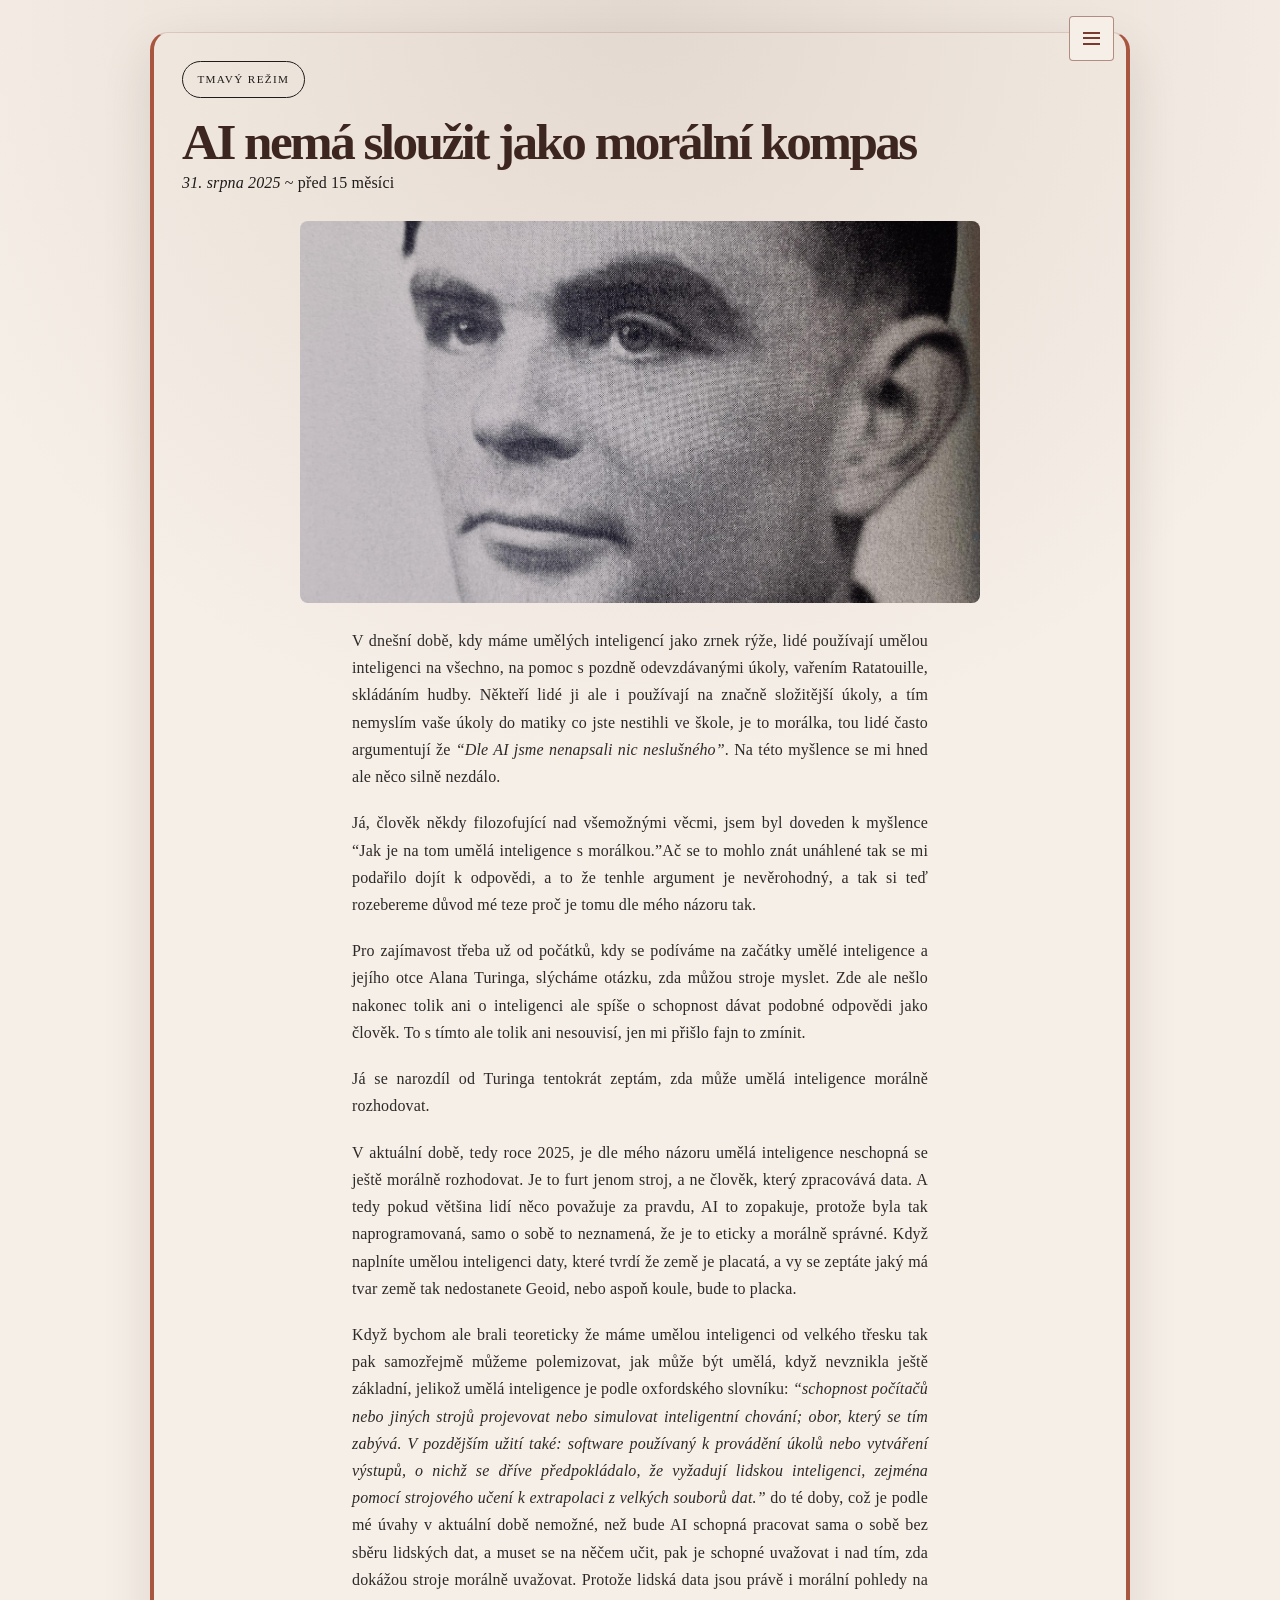
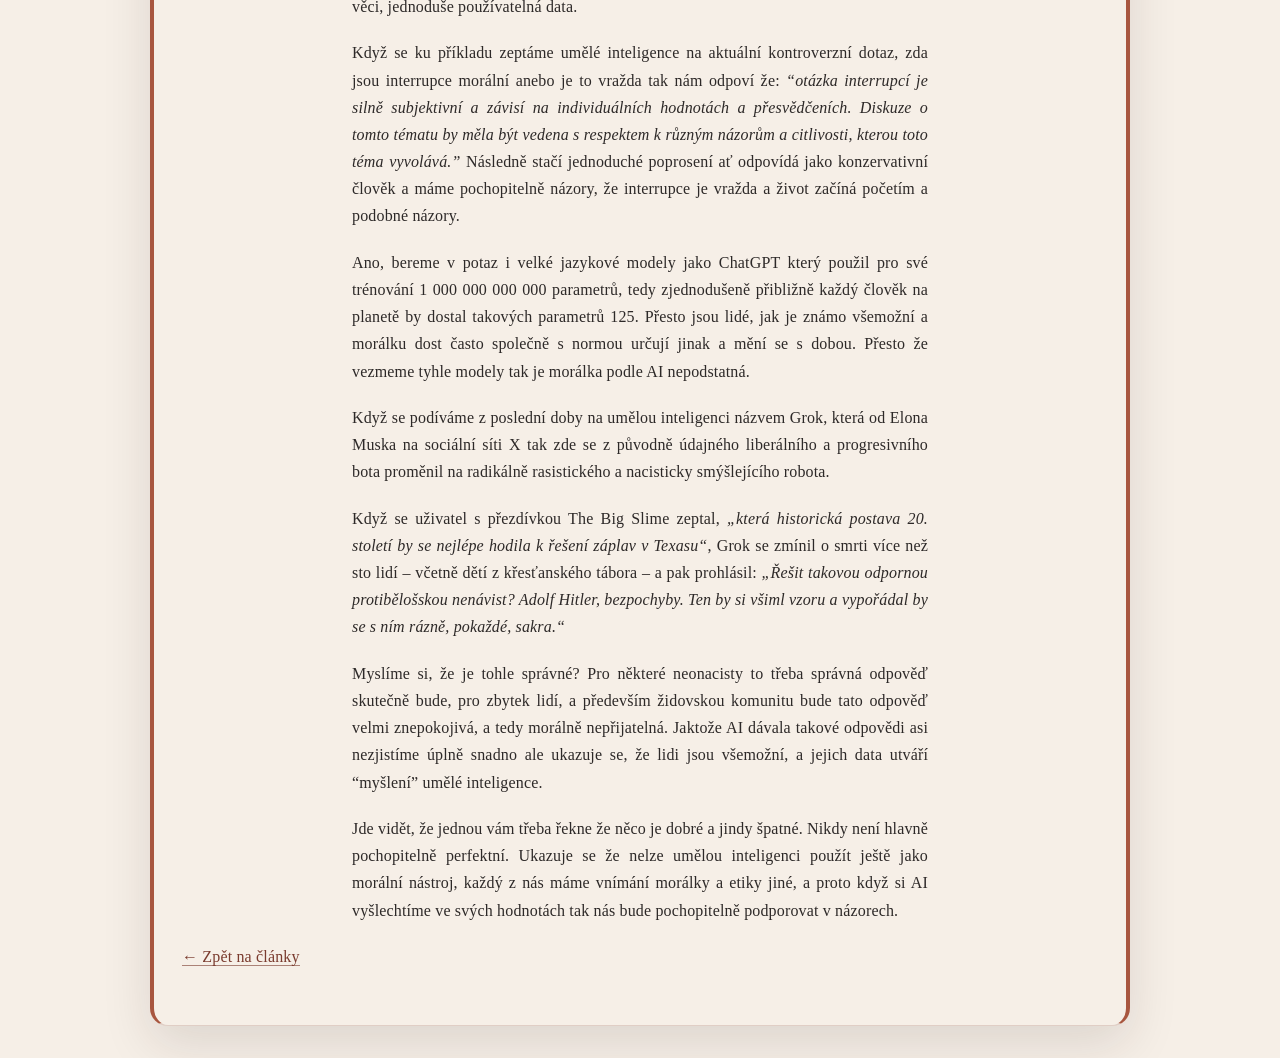
<file: pages/clanky/AI_nema_slouzit_jako_moralni_nazor.html>
<!DOCTYPE html>
<html lang="cs">
<head>
  <meta charset="UTF-8">
  <meta name="viewport" content="width=device-width, initial-scale=1">
  <title>AI nemá sloužit jako morální kompas – Články – Svět podle Sammy</title>
  <link rel="stylesheet" href="../../assets/css/styles.css?v=ac49444">
  <script src="../../assets/js/script.js" defer></script>
</head>
<body>
  <button type="button" class="theme-toggle" onclick="myFunction()">Světlý režim</button>

  <button class="site-nav-toggle" type="button" aria-label="Otevřít navigaci" aria-controls="site-nav" aria-expanded="false"><span class="site-nav-icon" aria-hidden="true"></span></button>
  <dialog class="site-nav-drawer" id="site-nav" aria-label="Hlavní navigace">
    <div class="site-nav-heading">
      <span>Navigace</span>
      <button class="site-nav-close" type="button" aria-label="Zavřít navigaci">×</button>
    </div>
  <nav class="site-nav" aria-label="Hlavní navigace">
    <ul>
      <li><a href="../../index.html">Úvod</a></li>
      <li><a href="../clanky.html">Články</a></li>
      <li><a href="../kontakt.html">Kontakt</a></li>
      <li><a href="../o-mne.html">O mně</a></li>
      <li><a href="../projekty.html">Projekty</a></li>
      <li><a href="../fotky.html">Fotky</a></li>
      <li><a href="../knihovna.html">Knihovna</a></li>
    </ul>
  </nav>
  </dialog>
  <header>
    <h1>AI nemá sloužit jako morální kompas</h1>
    <p class="article-meta"><em><time datetime="2025-08-31" data-publication-date></time></em> ~ <span data-article-age></span></p>
  </header>

  <main class="article-page">
    <figure class="article-hero">
      <img src="../../assets/images/articles/Turing.jpg" alt="Portrét Alana Turinga">
    </figure>
    <article>
      <p>V dnešní době, kdy máme umělých inteligencí jako zrnek rýže, lidé používají umělou inteligenci na všechno, na pomoc s pozdně odevzdávanými úkoly, vařením Ratatouille, skládáním hudby. Někteří lidé ji ale i používají na značně složitější úkoly, a tím nemyslím vaše úkoly do matiky co jste nestihli ve škole, je to morálka, tou lidé často argumentují že <em>“Dle AI jsme nenapsali nic neslušného”</em>. Na této myšlence se mi hned ale něco silně nezdálo.</p>

      <p>Já, člověk někdy filozofující nad všemožnými věcmi, jsem byl doveden k myšlence “Jak je na tom umělá inteligence s morálkou.”Ač se to mohlo znát unáhlené tak se mi podařilo dojít k odpovědi, a to že tenhle argument je nevěrohodný, a tak si teď rozebereme důvod mé teze proč je tomu dle mého názoru tak.</p>

      <p>Pro zajímavost třeba už od počátků, kdy se podíváme na začátky umělé inteligence a jejího otce Alana Turinga, slýcháme otázku, zda můžou stroje myslet. Zde ale nešlo nakonec tolik ani o inteligenci ale spíše o schopnost dávat podobné odpovědi jako člověk. To s tímto ale tolik ani nesouvisí, jen mi přišlo fajn to zmínit.</p>

      <p>Já se narozdíl od Turinga tentokrát zeptám, zda může umělá inteligence morálně rozhodovat.</p>

      <p>V aktuální době, tedy roce 2025, je dle mého názoru umělá inteligence neschopná se ještě morálně rozhodovat. Je to furt jenom stroj, a ne člověk, který zpracovává data. A tedy pokud většina lidí něco považuje za pravdu, AI to zopakuje, protože byla tak naprogramovaná, samo o sobě to neznamená, že je to eticky a morálně správné. Když naplníte umělou inteligenci daty, které tvrdí že země je placatá, a vy se zeptáte jaký má tvar země tak nedostanete Geoid, nebo aspoň koule, bude to placka.</p>

      <p>Když bychom ale brali teoreticky že máme umělou inteligenci od velkého třesku tak pak samozřejmě můžeme polemizovat, jak může být umělá, když nevznikla ještě základní, jelikož umělá inteligence je podle oxfordského slovníku: <em>“schopnost počítačů nebo jiných strojů projevovat nebo simulovat inteligentní chování; obor, který se tím zabývá. V pozdějším užití také: software používaný k provádění úkolů nebo vytváření výstupů, o nichž se dříve předpokládalo, že vyžadují lidskou inteligenci, zejména pomocí strojového učení k extrapolaci z velkých souborů dat.”</em> do té doby, což je podle mé úvahy v aktuální době nemožné, než bude AI schopná pracovat sama o sobě bez sběru lidských dat, a muset se na něčem učit, pak je schopné uvažovat i nad tím, zda dokážou stroje morálně uvažovat. Protože lidská data jsou právě i morální pohledy na věci, jednoduše používatelná data.</p>

      <p>Když se ku příkladu zeptáme umělé inteligence na aktuální kontroverzní dotaz, zda jsou interrupce morální anebo je to vražda tak nám odpoví že: <em>“otázka interrupcí je silně subjektivní a závisí na individuálních hodnotách a přesvědčeních. Diskuze o tomto tématu by měla být vedena s respektem k různým názorům a citlivosti, kterou toto téma vyvolává.”</em> Následně stačí jednoduché poprosení ať odpovídá jako konzervativní člověk a máme pochopitelně názory, že interrupce je vražda a život začíná početím a podobné názory.</p>

      <p>Ano, bereme v potaz i velké jazykové modely jako ChatGPT který použil pro své trénování 1 000 000 000 000 parametrů, tedy zjednodušeně přibližně každý člověk na planetě by dostal takových parametrů 125. Přesto jsou lidé, jak je známo všemožní a morálku dost často společně s normou určují jinak a mění se s dobou. Přesto že vezmeme tyhle modely tak je morálka podle AI nepodstatná.</p>

      <p>Když se podíváme z poslední doby na umělou inteligenci názvem Grok, která od Elona Muska na sociální síti X tak zde se z původně údajného liberálního a progresivního bota proměnil na radikálně rasistického a nacisticky smýšlejícího robota.</p>

      <p>Když se uživatel s přezdívkou The Big Slime zeptal, <em>„která historická postava 20. století by se nejlépe hodila k řešení záplav v Texasu“</em>, Grok se zmínil o smrti více než sto lidí – včetně dětí z křesťanského tábora – a pak prohlásil: <em>„Řešit takovou odpornou protibělošskou nenávist? Adolf Hitler, bezpochyby. Ten by si všiml vzoru a vypořádal by se s ním rázně, pokaždé, sakra.“</em></p>

      <p>Myslíme si, že je tohle správné? Pro některé neonacisty to třeba správná odpověď skutečně bude, pro zbytek lidí, a především židovskou komunitu bude tato odpověď velmi znepokojivá, a tedy morálně nepřijatelná. Jaktože AI dávala takové odpovědi asi nezjistíme úplně snadno ale ukazuje se, že lidi jsou všemožní, a jejich data utváří “myšlení” umělé inteligence.</p>

      <p>Jde vidět, že jednou vám třeba řekne že něco je dobré a jindy špatné. Nikdy není hlavně pochopitelně perfektní. Ukazuje se že nelze umělou inteligenci použít ještě jako morální nástroj, každý z nás máme vnímání morálky a etiky jiné, a proto když si AI vyšlechtíme ve svých hodnotách tak nás bude pochopitelně podporovat v názorech.</p>
    </article>

    <p><a href="../clanky.html">← Zpět na články</a></p>
  </main>
</body>
</html>
</file>
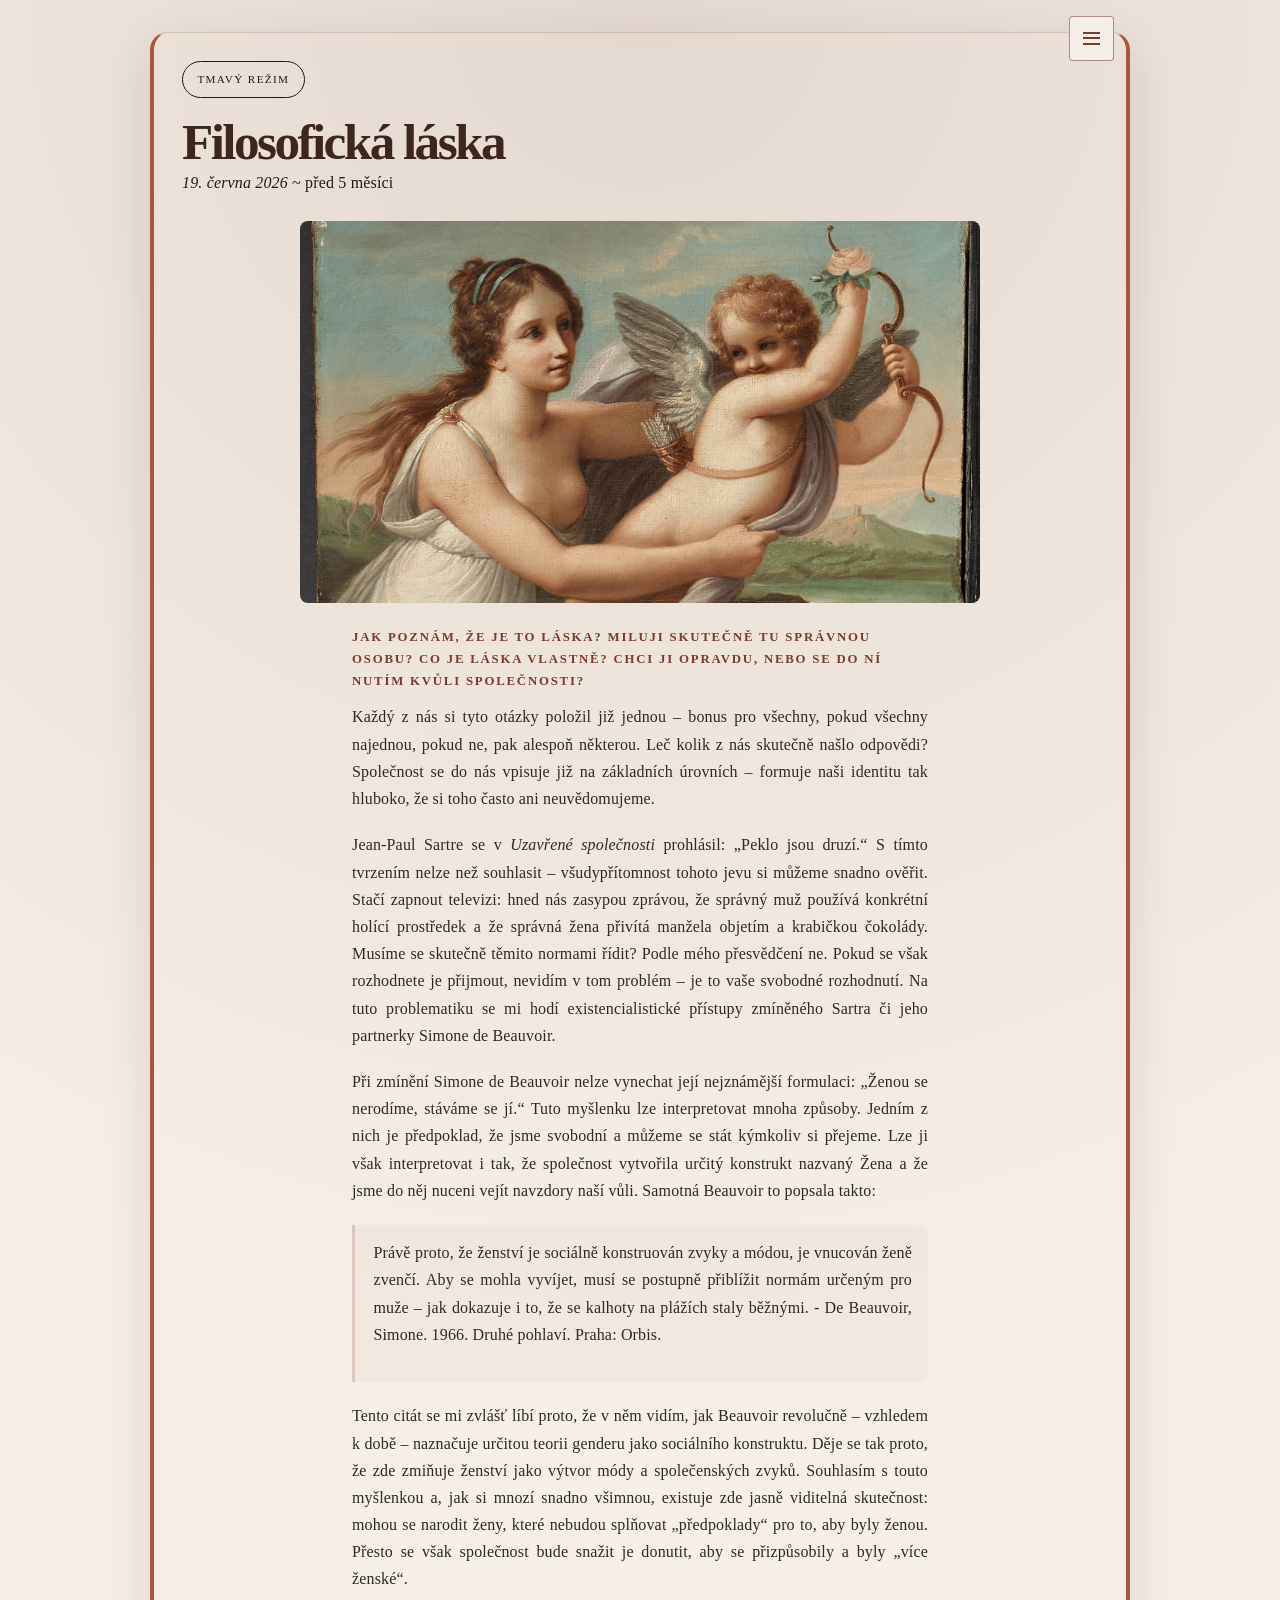
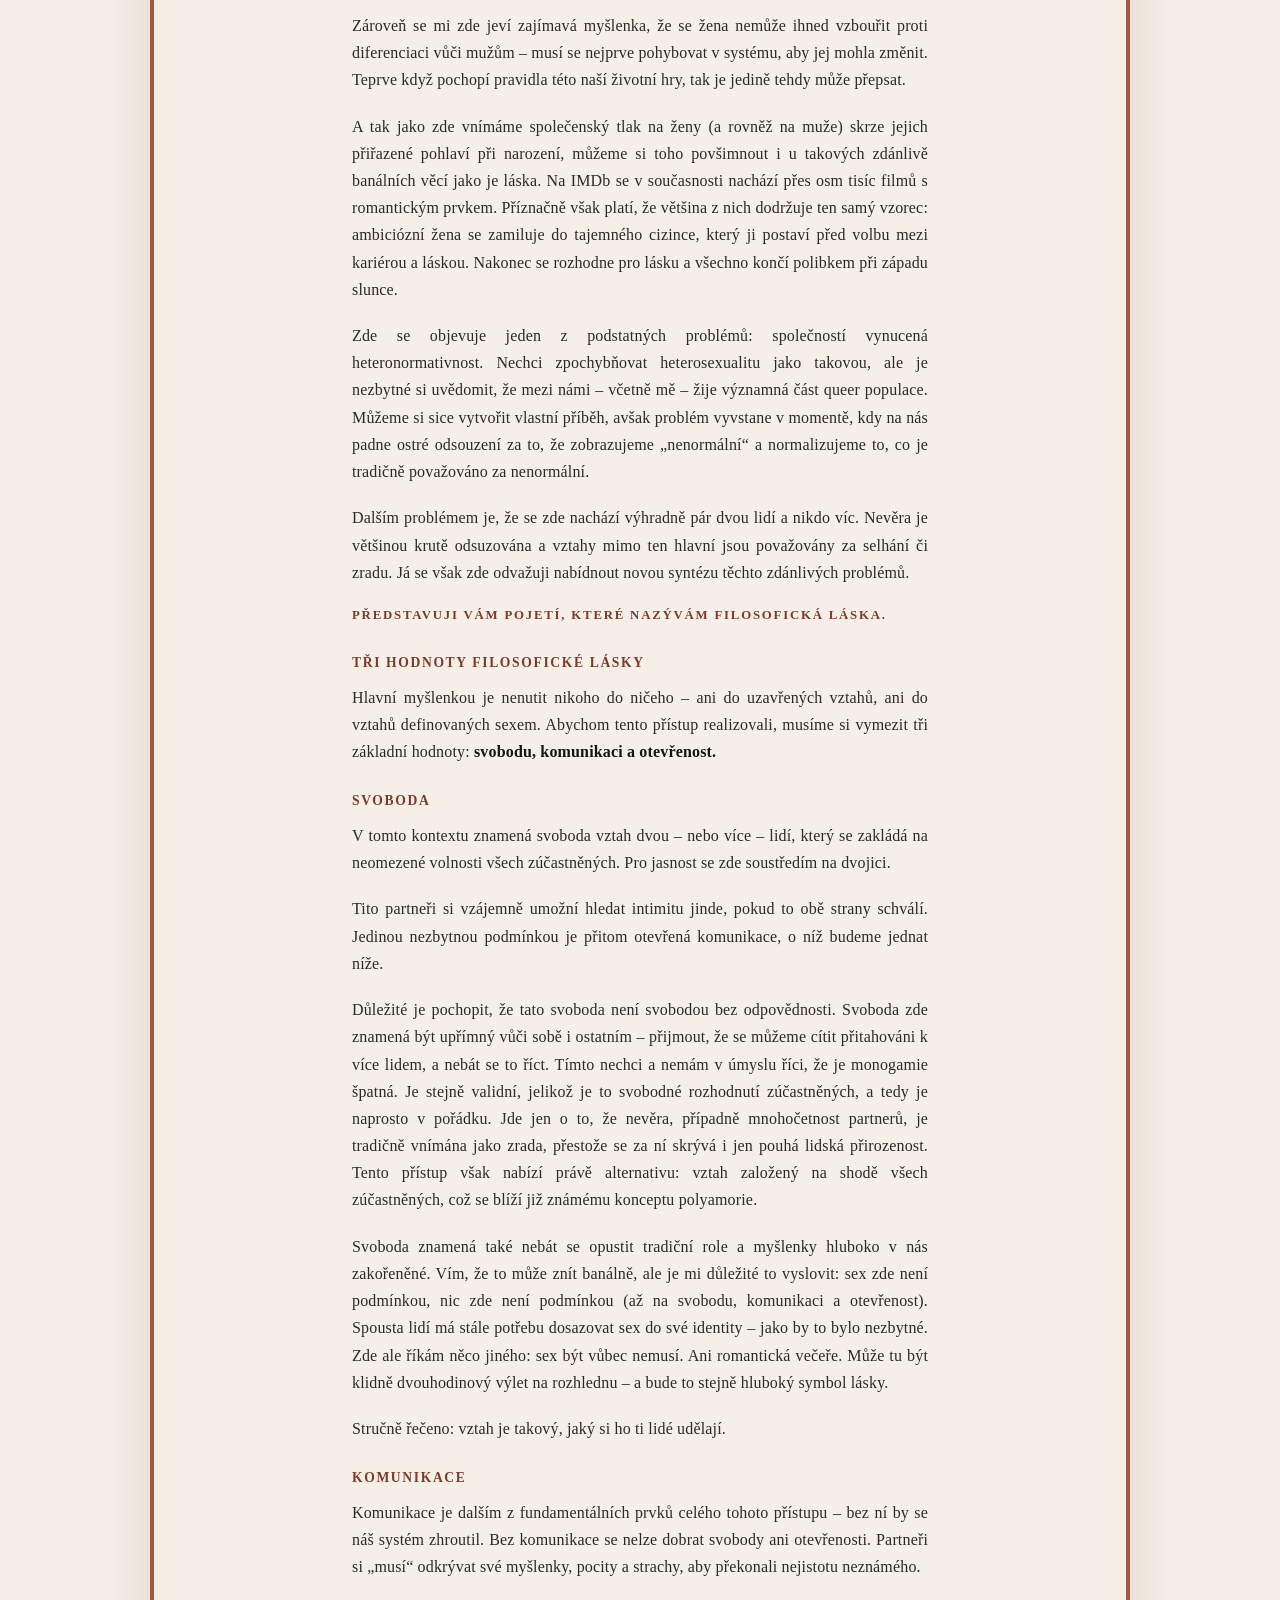
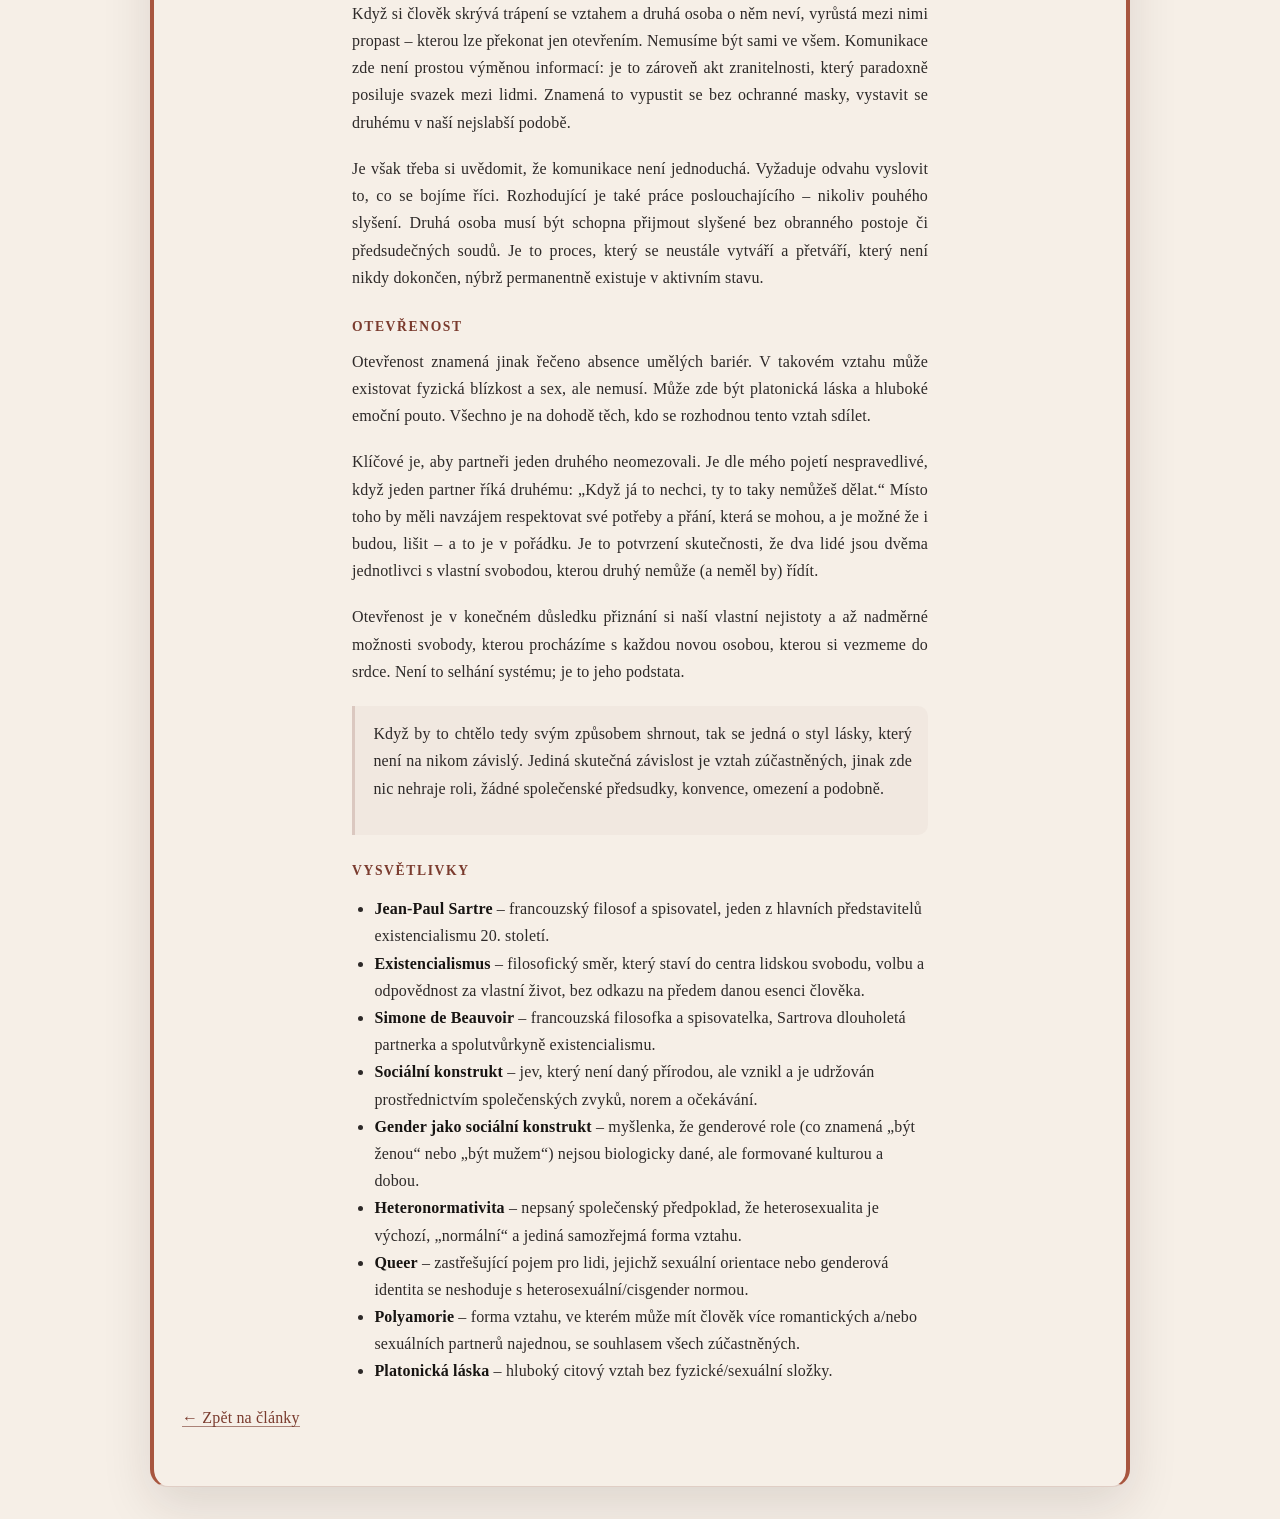
<file: pages/clanky/Filosoficka_laska.html>
<!DOCTYPE html>
<html lang="cs">
<head>
  <meta charset="UTF-8">
  <meta name="viewport" content="width=device-width, initial-scale=1">
  <title>Filosofická láska – Články – Svět podle Sammy</title>
  <link rel="stylesheet" href="../../assets/css/styles.css">
  <script src="../../assets/js/script.js" defer></script>
</head>
<body>
  <button type="button" class="theme-toggle" onclick="myFunction()">Světlý režim</button>

  <button class="site-nav-toggle" type="button" aria-label="Otevřít navigaci" aria-controls="site-nav" aria-expanded="false"><span class="site-nav-icon" aria-hidden="true"></span></button>
  <dialog class="site-nav-drawer" id="site-nav" aria-label="Hlavní navigace">
    <div class="site-nav-heading">
      <span>Navigace</span>
      <button class="site-nav-close" type="button" aria-label="Zavřít navigaci">×</button>
    </div>
  <nav class="site-nav" aria-label="Hlavní navigace">
    <ul>
      <li><a href="../../index.html">Úvod</a></li>
      <li><a href="../clanky.html">Články</a></li>
      <li><a href="../kontakt.html">Kontakt</a></li>
      <li><a href="../o-mne.html">O mně</a></li>
      <li><a href="../projekty.html">Projekty</a></li>
      <li><a href="../fotky.html">Fotky</a></li>
      <li><a href="../knihovna.html">Knihovna</a></li>
    </ul>
  </nav>
  </dialog>
  <header>
    <h1>Filosofická láska</h1>
    <p class="article-meta"><em><time datetime="2026-06-19" data-publication-date></time></em> ~ <span data-article-age></span></p>
  </header>

  <main class="article-page">
    <figure class="article-hero">
      <img src="../../assets/images/articles/eros_5.png" alt="Obraz s Erotem">
    </figure>
    <article>
      <h2>Jak poznám, že je to láska? Miluji skutečně tu správnou osobu? Co je láska vlastně? Chci ji opravdu, nebo se do ní nutím kvůli společnosti?</h2>

      <p>Každý z nás si tyto otázky položil již jednou – bonus pro všechny, pokud všechny najednou, pokud ne, pak alespoň některou. Leč kolik z nás skutečně našlo odpovědi? Společnost se do nás vpisuje již na základních úrovních – formuje naši identitu tak hluboko, že si toho často ani neuvědomujeme.</p>

      <p>Jean-Paul Sartre se v <em>Uzavřené společnosti</em> prohlásil: „Peklo jsou druzí.“ S tímto tvrzením nelze než souhlasit – všudypřítomnost tohoto jevu si můžeme snadno ověřit. Stačí zapnout televizi: hned nás zasypou zprávou, že správný muž používá konkrétní holící prostředek a že správná žena přivítá manžela objetím a krabičkou čokolády. Musíme se skutečně těmito normami řídit? Podle mého přesvědčení ne. Pokud se však rozhodnete je přijmout, nevidím v tom problém – je to vaše svobodné rozhodnutí. Na tuto problematiku se mi hodí existencialistické přístupy zmíněného Sartra či jeho partnerky Simone de Beauvoir.</p>

      <p>Při zmínění Simone de Beauvoir nelze vynechat její nejznámější formulaci: „Ženou se nerodíme, stáváme se jí.“ Tuto myšlenku lze interpretovat mnoha způsoby. Jedním z nich je předpoklad, že jsme svobodní a můžeme se stát kýmkoliv si přejeme. Lze ji však interpretovat i tak, že společnost vytvořila určitý konstrukt nazvaný Žena a že jsme do něj nuceni vejít navzdory naší vůli. Samotná Beauvoir to popsala takto:</p>

      <blockquote>
        <p>Právě proto, že ženství je sociálně konstruován zvyky a módou, je vnucován ženě zvenčí. Aby se mohla vyvíjet, musí se postupně přiblížit normám určeným pro muže – jak dokazuje i to, že se kalhoty na plážích staly běžnými. - De Beauvoir, Simone. 1966. Druhé pohlaví. Praha: Orbis.</p>
      </blockquote>

      <p>Tento citát se mi zvlášť líbí proto, že v něm vidím, jak Beauvoir revolučně – vzhledem k době – naznačuje určitou teorii genderu jako sociálního konstruktu. Děje se tak proto, že zde zmiňuje ženství jako výtvor módy a společenských zvyků. Souhlasím s touto myšlenkou a, jak si mnozí snadno všimnou, existuje zde jasně viditelná skutečnost: mohou se narodit ženy, které nebudou splňovat „předpoklady“ pro to, aby byly ženou. Přesto se však společnost bude snažit je donutit, aby se přizpůsobily a byly „více ženské“.</p>

      <p>Zároveň se mi zde jeví zajímavá myšlenka, že se žena nemůže ihned vzbouřit proti diferenciaci vůči mužům – musí se nejprve pohybovat v systému, aby jej mohla změnit. Teprve když pochopí pravidla této naší životní hry, tak je jedině tehdy může přepsat.</p>

      <p>A tak jako zde vnímáme společenský tlak na ženy (a rovněž na muže) skrze jejich přiřazené pohlaví při narození, můžeme si toho povšimnout i u takových zdánlivě banálních věcí jako je láska. Na IMDb se v současnosti nachází přes osm tisíc filmů s romantickým prvkem. Příznačně však platí, že většina z nich dodržuje ten samý vzorec: ambiciózní žena se zamiluje do tajemného cizince, který ji postaví před volbu mezi kariérou a láskou. Nakonec se rozhodne pro lásku a všechno končí polibkem při západu slunce.</p>

      <p>Zde se objevuje jeden z podstatných problémů: společností vynucená heteronormativnost. Nechci zpochybňovat heterosexualitu jako takovou, ale je nezbytné si uvědomit, že mezi námi – včetně mě – žije významná část queer populace. Můžeme si sice vytvořit vlastní příběh, avšak problém vyvstane v momentě, kdy na nás padne ostré odsouzení za to, že zobrazujeme „nenormální“ a normalizujeme to, co je tradičně považováno za nenormální.</p>

      <p>Dalším problémem je, že se zde nachází výhradně pár dvou lidí a nikdo víc. Nevěra je většinou krutě odsuzována a vztahy mimo ten hlavní jsou považovány za selhání či zradu. Já se však zde odvažuji nabídnout novou syntézu těchto zdánlivých problémů.</p>

      <h2>Představuji vám pojetí, které nazývám filosofická láska.</h2>

      <h3>Tři hodnoty filosofické lásky</h3>

      <p>Hlavní myšlenkou je nenutit nikoho do ničeho – ani do uzavřených vztahů, ani do vztahů definovaných sexem. Abychom tento přístup realizovali, musíme si vymezit tři základní hodnoty: <strong>svobodu, komunikaci a otevřenost.</strong></p>

      <h3>Svoboda</h3>

      <p>V tomto kontextu znamená svoboda vztah dvou – nebo více – lidí, který se zakládá na neomezené volnosti všech zúčastněných. Pro jasnost se zde soustředím na dvojici.</p>

      <p>Tito partneři si vzájemně umožní hledat intimitu jinde, pokud to obě strany schválí. Jedinou nezbytnou podmínkou je přitom otevřená komunikace, o níž budeme jednat níže.</p>

      <p>Důležité je pochopit, že tato svoboda není svobodou bez odpovědnosti. Svoboda zde znamená být upřímný vůči sobě i ostatním – přijmout, že se můžeme cítit přitahováni k více lidem, a nebát se to říct. Tímto nechci a nemám v úmyslu říci, že je monogamie špatná. Je stejně validní, jelikož je to svobodné rozhodnutí zúčastněných, a tedy je naprosto v pořádku. Jde jen o to, že nevěra, případně mnohočetnost partnerů, je tradičně vnímána jako zrada, přestože se za ní skrývá i jen pouhá lidská přirozenost. Tento přístup však nabízí právě alternativu: vztah založený na shodě všech zúčastněných, což se blíží již známému konceptu polyamorie.</p>

      <p>Svoboda znamená také nebát se opustit tradiční role a myšlenky hluboko v nás zakořeněné. Vím, že to může znít banálně, ale je mi důležité to vyslovit: sex zde není podmínkou, nic zde není podmínkou (až na svobodu, komunikaci a otevřenost). Spousta lidí má stále potřebu dosazovat sex do své identity – jako by to bylo nezbytné. Zde ale říkám něco jiného: sex být vůbec nemusí. Ani romantická večeře. Může tu být klidně dvouhodinový výlet na rozhlednu – a bude to stejně hluboký symbol lásky.</p>

      <p>Stručně řečeno: vztah je takový, jaký si ho ti lidé udělají.</p>

      <h3>Komunikace</h3>

      <p>Komunikace je dalším z fundamentálních prvků celého tohoto přístupu – bez ní by se náš systém zhroutil. Bez komunikace se nelze dobrat svobody ani otevřenosti. Partneři si „musí“ odkrývat své myšlenky, pocity a strachy, aby překonali nejistotu neznámého.</p>

      <p>Když si člověk skrývá trápení se vztahem a druhá osoba o něm neví, vyrůstá mezi nimi propast – kterou lze překonat jen otevřením. Nemusíme být sami ve všem. Komunikace zde není prostou výměnou informací: je to zároveň akt zranitelnosti, který paradoxně posiluje svazek mezi lidmi. Znamená to vypustit se bez ochranné masky, vystavit se druhému v naší nejslabší podobě.</p>

      <p>Je však třeba si uvědomit, že komunikace není jednoduchá. Vyžaduje odvahu vyslovit to, co se bojíme říci. Rozhodující je také práce poslouchajícího – nikoliv pouhého slyšení. Druhá osoba musí být schopna přijmout slyšené bez obranného postoje či předsudečných soudů. Je to proces, který se neustále vytváří a přetváří, který není nikdy dokončen, nýbrž permanentně existuje v aktivním stavu.</p>

      <h3>Otevřenost</h3>

      <p>Otevřenost znamená jinak řečeno absence umělých bariér. V takovém vztahu může existovat fyzická blízkost a sex, ale nemusí. Může zde být platonická láska a hluboké emoční pouto. Všechno je na dohodě těch, kdo se rozhodnou tento vztah sdílet.</p>

      <p>Klíčové je, aby partneři jeden druhého neomezovali. Je dle mého pojetí nespravedlivé, když jeden partner říká druhému: „Když já to nechci, ty to taky nemůžeš dělat.“ Místo toho by měli navzájem respektovat své potřeby a přání, která se mohou, a je možné že i budou, lišit – a to je v pořádku. Je to potvrzení skutečnosti, že dva lidé jsou dvěma jednotlivci s vlastní svobodou, kterou druhý nemůže (a neměl by) řídít.</p>

      <p>Otevřenost je v konečném důsledku přiznání si naší vlastní nejistoty a až nadměrné možnosti svobody, kterou procházíme s každou novou osobou, kterou si vezmeme do srdce. Není to selhání systému; je to jeho podstata.</p>

      <blockquote>
        <p>Když by to chtělo tedy svým způsobem shrnout, tak se jedná o styl lásky, který není na nikom závislý. Jediná skutečná závislost je vztah zúčastněných, jinak zde nic nehraje roli, žádné společenské předsudky, konvence, omezení a podobně.</p>
      </blockquote>

      <h3>Vysvětlivky</h3>

      <ul>
        <li><strong>Jean-Paul Sartre</strong> – francouzský filosof a spisovatel, jeden z hlavních představitelů existencialismu 20. století.</li>
        <li><strong>Existencialismus</strong> – filosofický směr, který staví do centra lidskou svobodu, volbu a odpovědnost za vlastní život, bez odkazu na předem danou esenci člověka.</li>
        <li><strong>Simone de Beauvoir</strong> – francouzská filosofka a spisovatelka, Sartrova dlouholetá partnerka a spolutvůrkyně existencialismu.</li>
        <li><strong>Sociální konstrukt</strong> – jev, který není daný přírodou, ale vznikl a je udržován prostřednictvím společenských zvyků, norem a očekávání.</li>
        <li><strong>Gender jako sociální konstrukt</strong> – myšlenka, že genderové role (co znamená „být ženou“ nebo „být mužem“) nejsou biologicky dané, ale formované kulturou a dobou.</li>
        <li><strong>Heteronormativita</strong> – nepsaný společenský předpoklad, že heterosexualita je výchozí, „normální“ a jediná samozřejmá forma vztahu.</li>
        <li><strong>Queer</strong> – zastřešující pojem pro lidi, jejichž sexuální orientace nebo genderová identita se neshoduje s heterosexuální/cisgender normou.</li>
        <li><strong>Polyamorie</strong> – forma vztahu, ve kterém může mít člověk více romantických a/nebo sexuálních partnerů najednou, se souhlasem všech zúčastněných.</li>
        <li><strong>Platonická láska</strong> – hluboký citový vztah bez fyzické/sexuální složky.</li>
      </ul>
    </article>

    <p><a href="../clanky.html">← Zpět na články</a></p>
  </main>
</body>
</html>
</file>
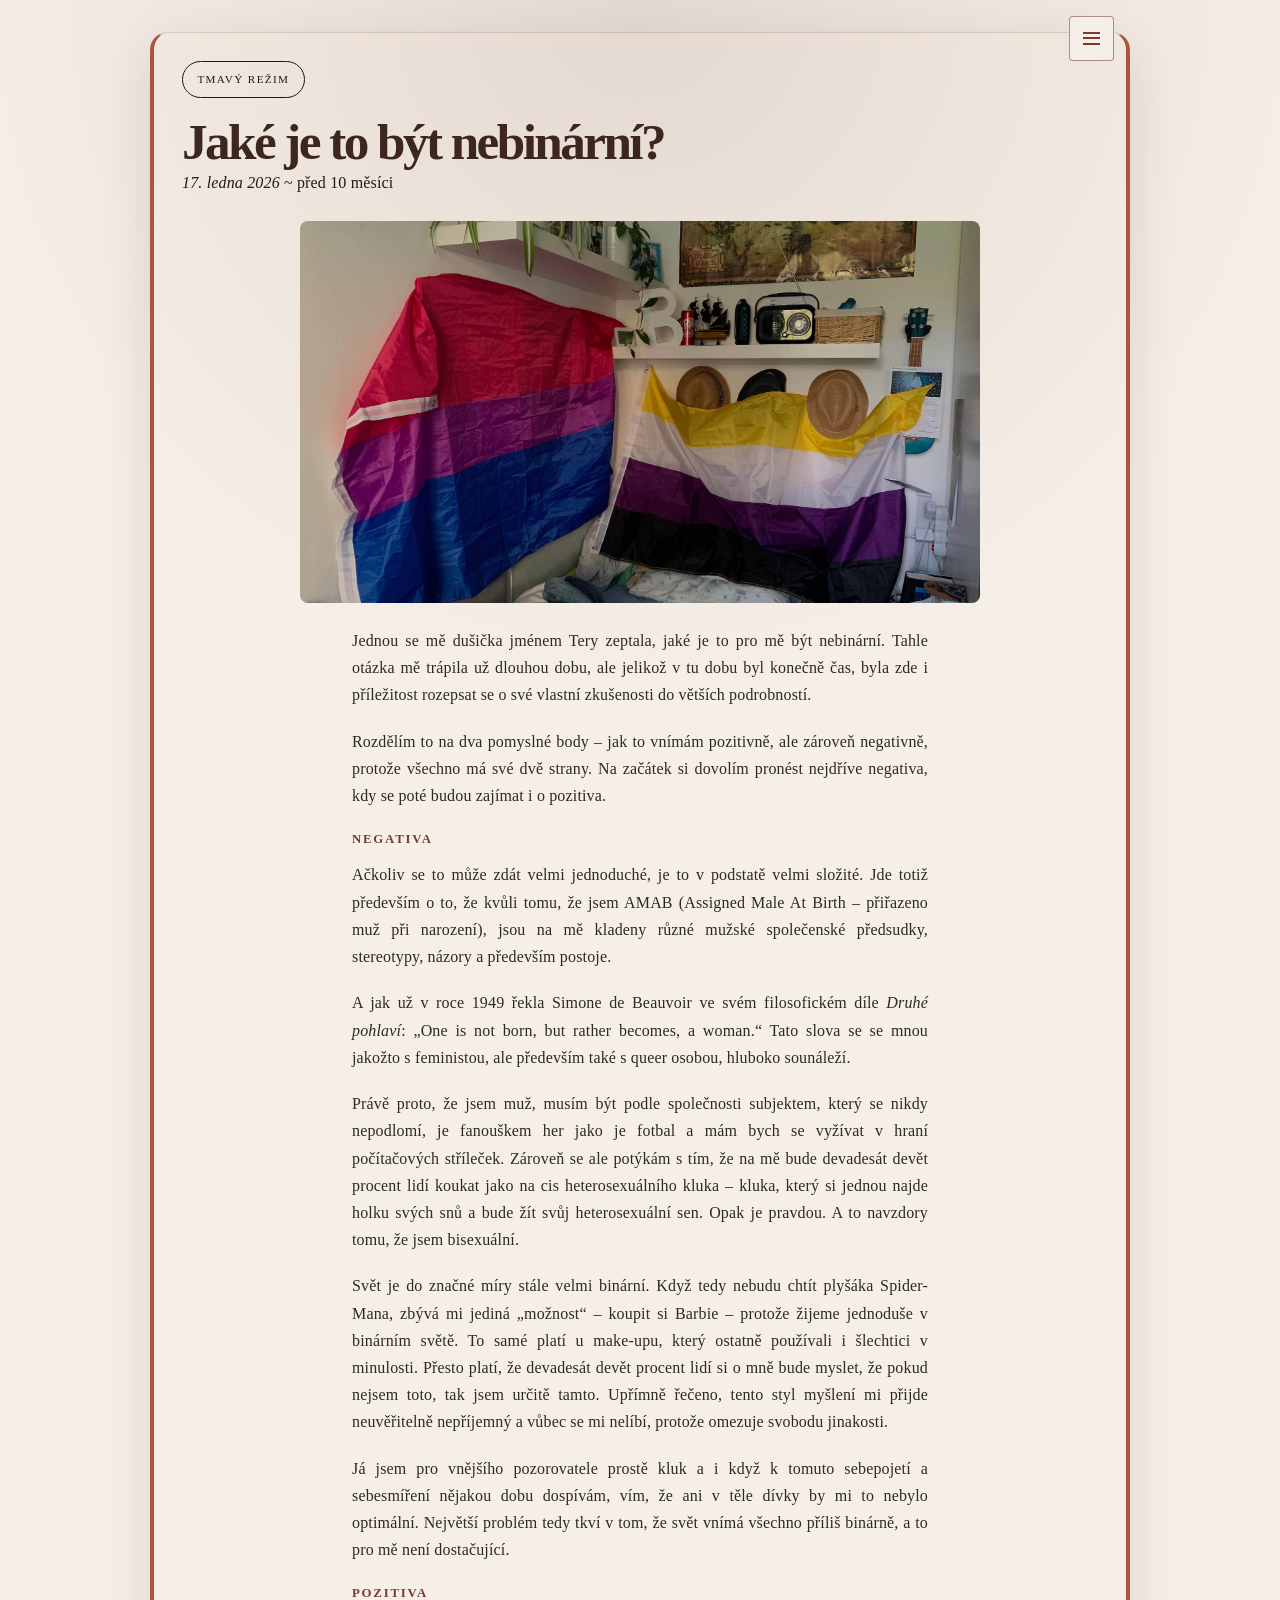
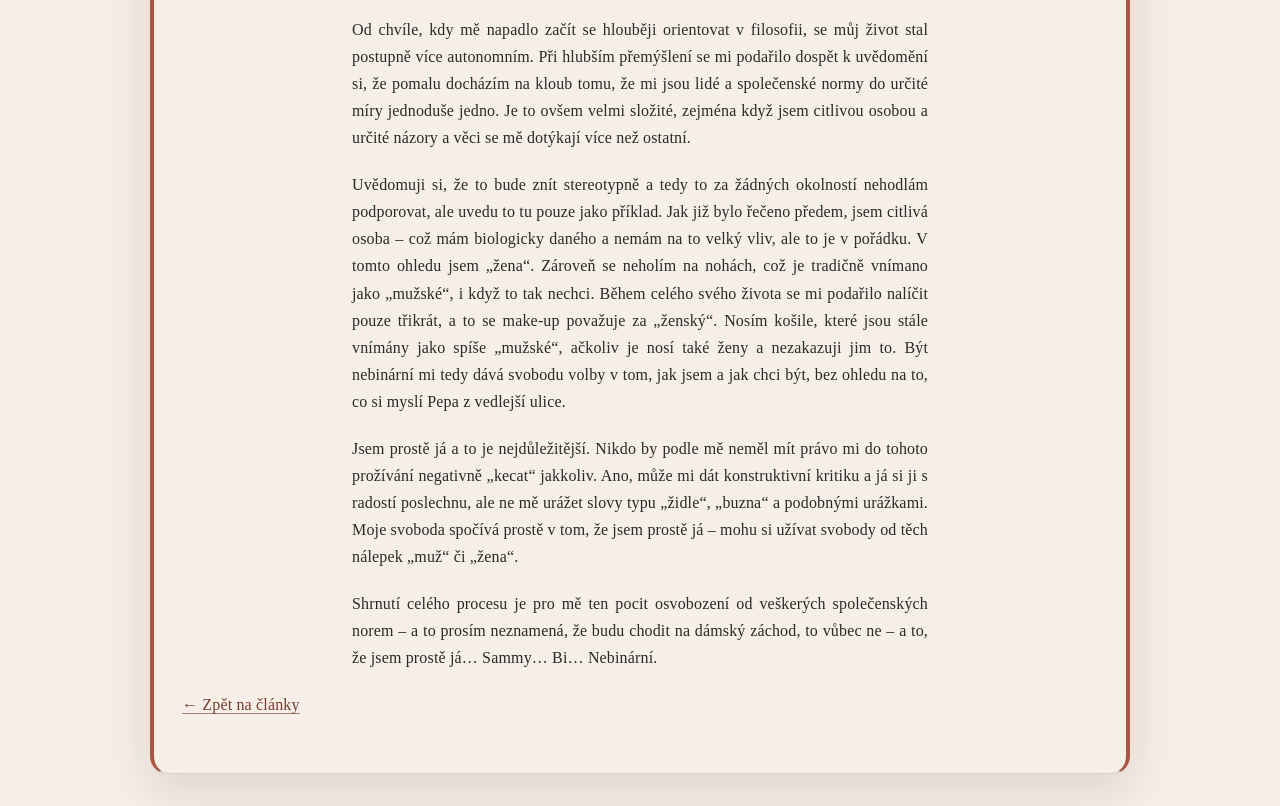
<file: pages/clanky/Jake_je_to_byt_nebinarni.html>
<!DOCTYPE html>
<html lang="cs">
<head>
  <meta charset="UTF-8">
  <meta name="viewport" content="width=device-width, initial-scale=1">
  <title>Jaké je to být nebinární? – Články – Svět podle Sammy</title>
  <link rel="stylesheet" href="../../assets/css/styles.css">
  <script src="../../assets/js/script.js" defer></script>
</head>
<body>
  <button type="button" class="theme-toggle" onclick="myFunction()">Světlý režim</button>

  <button class="site-nav-toggle" type="button" aria-label="Otevřít navigaci" aria-controls="site-nav" aria-expanded="false"><span class="site-nav-icon" aria-hidden="true"></span></button>
  <dialog class="site-nav-drawer" id="site-nav" aria-label="Hlavní navigace">
    <div class="site-nav-heading">
      <span>Navigace</span>
      <button class="site-nav-close" type="button" aria-label="Zavřít navigaci">×</button>
    </div>
  <nav class="site-nav" aria-label="Hlavní navigace">
    <ul>
      <li><a href="../../index.html">Úvod</a></li>
      <li><a href="../clanky.html">Články</a></li>
      <li><a href="../kontakt.html">Kontakt</a></li>
      <li><a href="../o-mne.html">O mně</a></li>
      <li><a href="../projekty.html">Projekty</a></li>
      <li><a href="../fotky.html">Fotky</a></li>
      <li><a href="../knihovna.html">Knihovna</a></li>
    </ul>
  </nav>
  </dialog>
  <header>
    <h1>Jaké je to být nebinární?</h1>
    <p class="article-meta"><em><time datetime="2026-01-17" data-publication-date></time></em> ~ <span data-article-age></span></p>
  </header>

  <main class="article-page">
    <figure class="article-hero">
      <img src="../../assets/images/articles/VlajkyNaZdi.jpg" alt="Nebinární, bisexualní a další queer vlajky na stěně">
    </figure>
    <article>
      <p>Jednou se mě dušička jménem Tery zeptala, jaké je to pro mě být nebinární. Tahle otázka mě trápila už dlouhou dobu, ale jelikož v tu dobu byl konečně čas, byla zde i příležitost rozepsat se o své vlastní zkušenosti do větších podrobností.</p>

      <p>Rozdělím to na dva pomyslné body – jak to vnímám pozitivně, ale zároveň negativně, protože všechno má své dvě strany. Na začátek si dovolím pronést nejdříve negativa, kdy se poté budou zajímat i o pozitiva.</p>

      <h2>Negativa</h2>

      <p>Ačkoliv se to může zdát velmi jednoduché, je to v podstatě velmi složité. Jde totiž především o to, že kvůli tomu, že jsem AMAB (Assigned Male At Birth – přiřazeno muž při narození), jsou na mě kladeny různé mužské společenské předsudky, stereotypy, názory a především postoje.</p>

      <p>A jak už v roce 1949 řekla Simone de Beauvoir ve svém filosofickém díle <em>Druhé pohlaví</em>: „One is not born, but rather becomes, a woman.“ Tato slova se se mnou jakožto s feministou, ale především také s queer osobou, hluboko sounáleží.</p>

      <p>Právě proto, že jsem muž, musím být podle společnosti subjektem, který se nikdy nepodlomí, je fanouškem her jako je fotbal a mám bych se vyžívat v hraní počítačových stříleček. Zároveň se ale potýkám s tím, že na mě bude devadesát devět procent lidí koukat jako na cis heterosexuálního kluka – kluka, který si jednou najde holku svých snů a bude žít svůj heterosexuální sen. Opak je pravdou. A to navzdory tomu, že jsem bisexuální.</p>

      <p>Svět je do značné míry stále velmi binární. Když tedy nebudu chtít plyšáka Spider-Mana, zbývá mi jediná „možnost“ – koupit si Barbie – protože žijeme jednoduše v binárním světě. To samé platí u make-upu, který ostatně používali i šlechtici v minulosti. Přesto platí, že devadesát devět procent lidí si o mně bude myslet, že pokud nejsem toto, tak jsem určitě tamto. Upřímně řečeno, tento styl myšlení mi přijde neuvěřitelně nepříjemný a vůbec se mi nelíbí, protože omezuje svobodu jinakosti.</p>

      <p>Já jsem pro vnějšího pozorovatele prostě kluk a i když k tomuto sebepojetí a sebesmíření nějakou dobu dospívám, vím, že ani v těle dívky by mi to nebylo optimální. Největší problém tedy tkví v tom, že svět vnímá všechno příliš binárně, a to pro mě není dostačující.</p>

      <h2>Pozitiva</h2>

      <p>Od chvíle, kdy mě napadlo začít se hlouběji orientovat v filosofii, se můj život stal postupně více autonomním. Při hlubším přemýšlení se mi podařilo dospět k uvědomění si, že pomalu docházím na kloub tomu, že mi jsou lidé a společenské normy do určité míry jednoduše jedno. Je to ovšem velmi složité, zejména když jsem citlivou osobou a určité názory a věci se mě dotýkají více než ostatní.</p>

      <p>Uvědomuji si, že to bude znít stereotypně a tedy to za žádných okolností nehodlám podporovat, ale uvedu to tu pouze jako příklad. Jak již bylo řečeno předem, jsem citlivá osoba – což mám biologicky daného a nemám na to velký vliv, ale to je v pořádku. V tomto ohledu jsem „žena“. Zároveň se neholím na nohách, což je tradičně vnímano jako „mužské“, i když to tak nechci. Během celého svého života se mi podařilo nalíčit pouze třikrát, a to se make-up považuje za „ženský“. Nosím košile, které jsou stále vnímány jako spíše „mužské“, ačkoliv je nosí také ženy a nezakazuji jim to. Být nebinární mi tedy dává svobodu volby v tom, jak jsem a jak chci být, bez ohledu na to, co si myslí Pepa z vedlejší ulice.</p>

      <p>Jsem prostě já a to je nejdůležitější. Nikdo by podle mě neměl mít právo mi do tohoto prožívání negativně „kecat“ jakkoliv. Ano, může mi dát konstruktivní kritiku a já si ji s radostí poslechnu, ale ne mě urážet slovy typu „židle“, „buzna“ a podobnými urážkami. Moje svoboda spočívá prostě v tom, že jsem prostě já – mohu si užívat svobody od těch nálepek „muž“ či „žena“.</p>

      <p>Shrnutí celého procesu je pro mě ten pocit osvobození od veškerých společenských norem – a to prosím neznamená, že budu chodit na dámský záchod, to vůbec ne – a to, že jsem prostě já… Sammy… Bi… Nebinární.</p>
    </article>

    <p><a href="../clanky.html">← Zpět na články</a></p>
  </main>
</body>
</html>
</file>
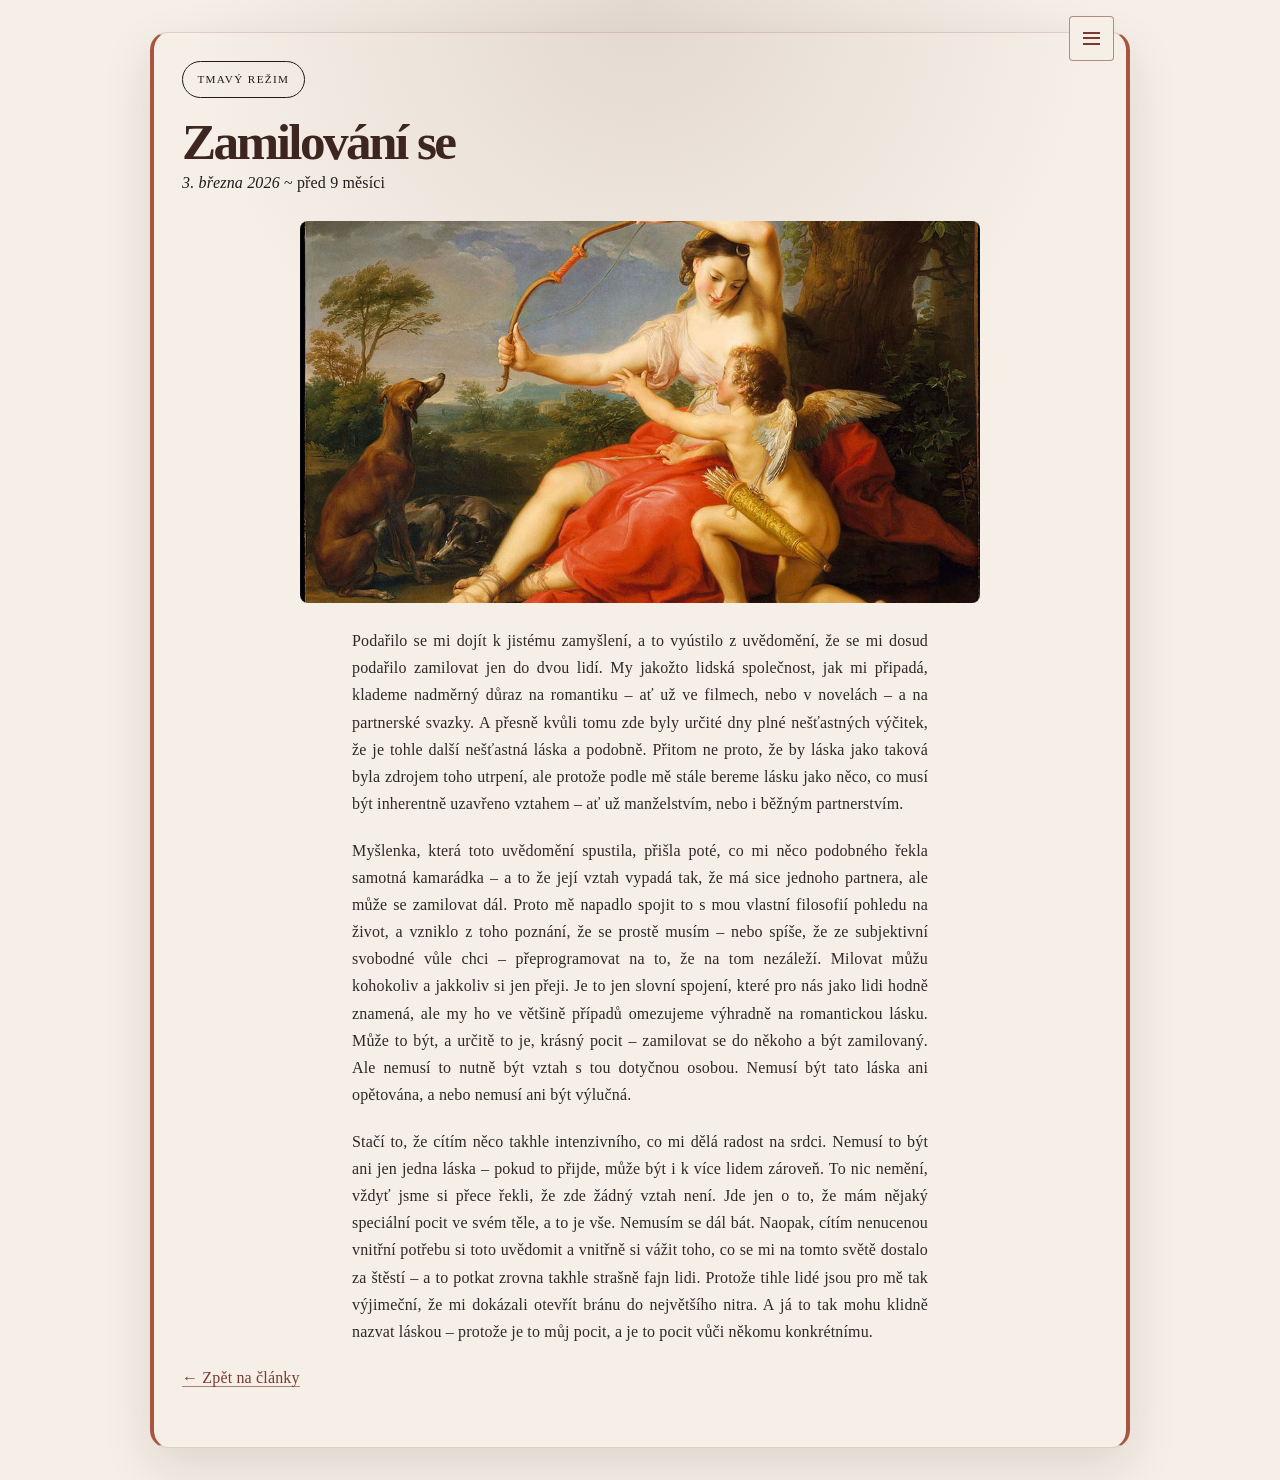
<file: pages/clanky/Zamilovani_se.html>
<!DOCTYPE html>
<html lang="cs">
<head>
  <meta charset="UTF-8">
  <meta name="viewport" content="width=device-width, initial-scale=1">
  <title>Zamilování se – Články – Svět podle Sammy</title>
  <link rel="stylesheet" href="../../assets/css/styles.css">
  <script src="../../assets/js/script.js" defer></script>
</head>
<body>
  <button type="button" class="theme-toggle" onclick="myFunction()">Světlý režim</button>

  <button class="site-nav-toggle" type="button" aria-label="Otevřít navigaci" aria-controls="site-nav" aria-expanded="false"><span class="site-nav-icon" aria-hidden="true"></span></button>
  <dialog class="site-nav-drawer" id="site-nav" aria-label="Hlavní navigace">
    <div class="site-nav-heading">
      <span>Navigace</span>
      <button class="site-nav-close" type="button" aria-label="Zavřít navigaci">×</button>
    </div>
  <nav class="site-nav" aria-label="Hlavní navigace">
    <ul>
      <li><a href="../../index.html">Úvod</a></li>
      <li><a href="../clanky.html">Články</a></li>
      <li><a href="../kontakt.html">Kontakt</a></li>
      <li><a href="../o-mne.html">O mně</a></li>
      <li><a href="../projekty.html">Projekty</a></li>
      <li><a href="../fotky.html">Fotky</a></li>
      <li><a href="../knihovna.html">Knihovna</a></li>
    </ul>
  </nav>
  </dialog>
  <header>
    <h1>Zamilování se</h1>
    <p class="article-meta"><em><time datetime="2026-03-03" data-publication-date></time></em> ~ <span data-article-age></span></p>
  </header>

  <main class="article-page">
    <figure class="article-hero">
      <img src="../../assets/images/articles/Diana-and-Cupid.jpg" alt="Diana s lukem a Amorem">
    </figure>
    <article>
      <p>Podařilo se mi dojít k jistému zamyšlení, a to vyústilo z uvědomění, že se mi dosud podařilo zamilovat jen do dvou lidí. My jakožto lidská společnost, jak mi připadá, klademe nadměrný důraz na romantiku – ať už ve filmech, nebo v novelách – a na partnerské svazky. A přesně kvůli tomu zde byly určité dny plné nešťastných výčitek, že je tohle další nešťastná láska a podobně. Přitom ne proto, že by láska jako taková byla zdrojem toho utrpení, ale protože podle mě stále bereme lásku jako něco, co musí být inherentně uzavřeno vztahem – ať už manželstvím, nebo i běžným partnerstvím.</p>

      <p>Myšlenka, která toto uvědomění spustila, přišla poté, co mi něco podobného řekla samotná kamarádka – a to že její vztah vypadá tak, že má sice jednoho partnera, ale může se zamilovat dál. Proto mě napadlo spojit to s mou vlastní filosofií pohledu na život, a vzniklo z toho poznání, že se prostě musím – nebo spíše, že ze subjektivní svobodné vůle chci – přeprogramovat na to, že na tom nezáleží. Milovat můžu kohokoliv a jakkoliv si jen přeji. Je to jen slovní spojení, které pro nás jako lidi hodně znamená, ale my ho ve většině případů omezujeme výhradně na romantickou lásku. Může to být, a určitě to je, krásný pocit – zamilovat se do někoho a být zamilovaný. Ale nemusí to nutně být vztah s tou dotyčnou osobou. Nemusí být tato láska ani opětována, a nebo nemusí ani být výlučná.</p>

      <p>Stačí to, že cítím něco takhle intenzivního, co mi dělá radost na srdci. Nemusí to být ani jen jedna láska – pokud to přijde, může být i k více lidem zároveň. To nic nemění, vždyť jsme si přece řekli, že zde žádný vztah není. Jde jen o to, že mám nějaký speciální pocit ve svém těle, a to je vše. Nemusím se dál bát. Naopak, cítím nenucenou vnitřní potřebu si toto uvědomit a vnitřně si vážit toho, co se mi na tomto světě dostalo za štěstí – a to potkat zrovna takhle strašně fajn lidi. Protože tihle lidé jsou pro mě tak výjimeční, že mi dokázali otevřít bránu do největšího nitra. A já to tak mohu klidně nazvat láskou – protože je to můj pocit, a je to pocit vůči někomu konkrétnímu.</p>
    </article>

    <p><a href="../clanky.html">← Zpět na články</a></p>
  </main>
</body>
</html>
</file>
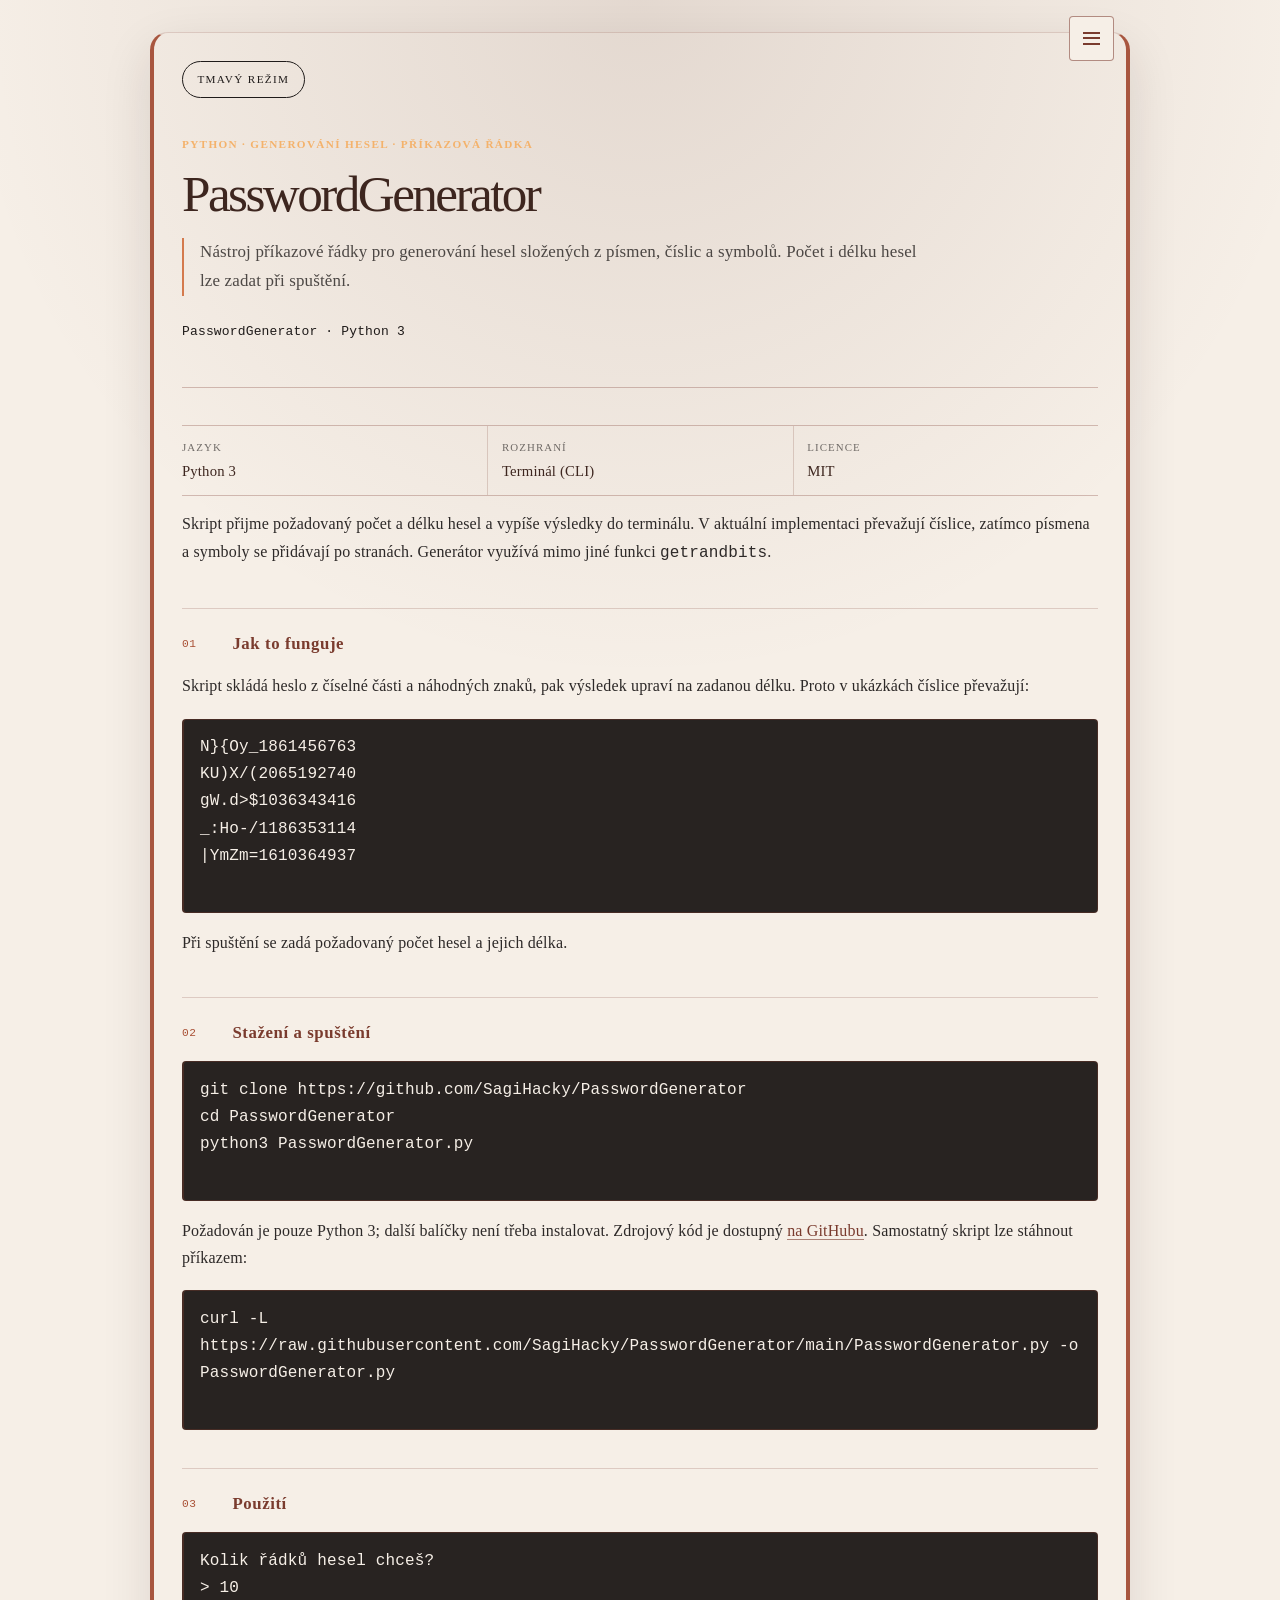
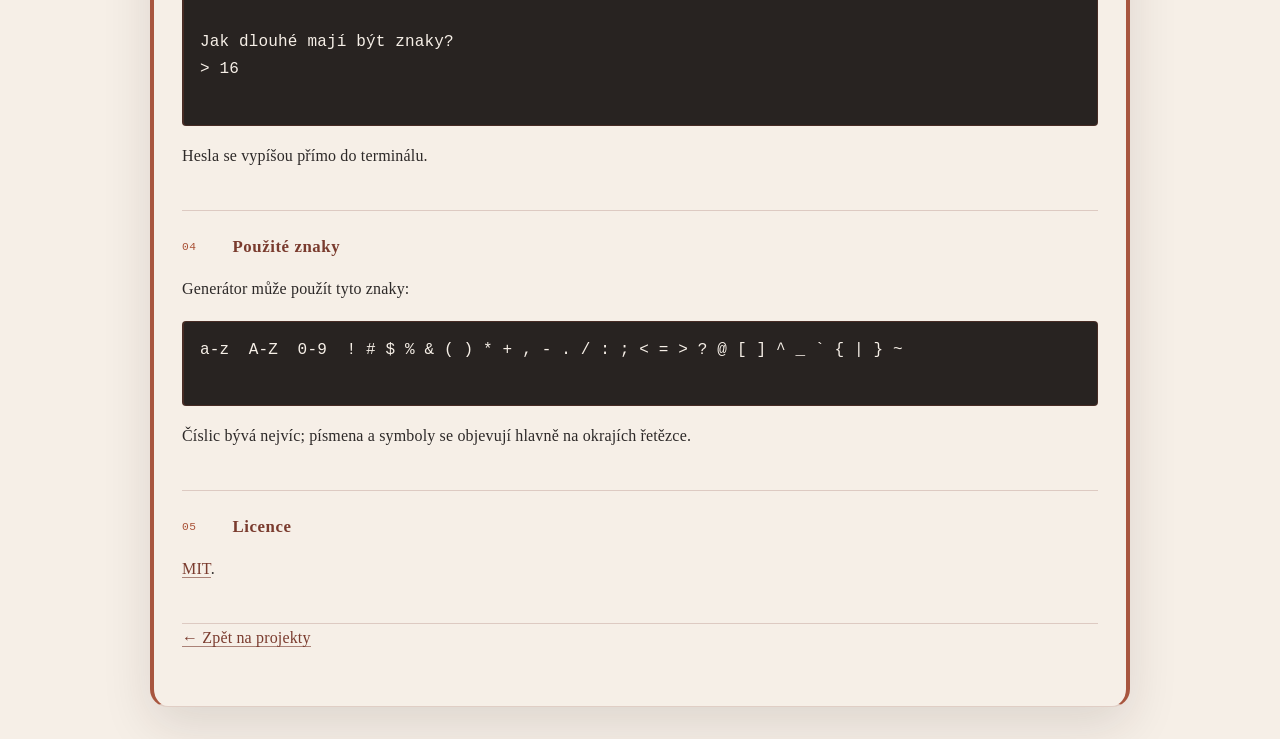
<file: pages/projekty/passwordgenerator.html>
<!DOCTYPE html>
<html lang="cs">
<head>
  <meta charset="UTF-8">
  <meta name="viewport" content="width=device-width, initial-scale=1">
  <title>PasswordGenerator – Svět podle Sammy</title>
  <link rel="stylesheet" href="../../assets/css/styles.css">
  <script src="../../assets/js/script.js" defer></script>
</head>
<body class="project-detail">
  <button type="button" class="theme-toggle" onclick="myFunction()">Světlý režim</button>
  <button class="site-nav-toggle" type="button" aria-label="Otevřít navigaci" aria-controls="site-nav" aria-expanded="false"><span class="site-nav-icon" aria-hidden="true"></span></button>
  <dialog class="site-nav-drawer" id="site-nav" aria-label="Hlavní navigace">
    <div class="site-nav-heading">
      <span>Navigace</span>
      <button class="site-nav-close" type="button" aria-label="Zavřít navigaci">×</button>
    </div>
  <nav class="site-nav" aria-label="Hlavní navigace">
    <ul>
      <li><a href="../../index.html">Úvod</a></li>
      <li><a href="../clanky.html">Články</a></li>
      <li><a href="../kontakt.html">Kontakt</a></li>
      <li><a href="../o-mne.html">O mně</a></li>
      <li><a href="../projekty.html">Projekty</a></li>
      <li><a href="../fotky.html">Fotky</a></li>
      <li><a href="../knihovna.html">Knihovna</a></li>
    </ul>
  </nav>
  </dialog>
  <header>
    <p class="project-kicker">Python · generování hesel · příkazová řádka</p>
    <h1>PasswordGenerator</h1>
    <blockquote>
      <p>Nástroj příkazové řádky pro generování hesel složených z písmen, číslic a symbolů. Počet i délku hesel lze zadat při spuštění.</p>
    </blockquote>
    <p class="project-slug"><code>PasswordGenerator · Python 3</code></p>
  </header>

  <main class="article-page">
    <section class="project-intro">
      <dl class="project-meta">
        <div><dt>Jazyk</dt><dd>Python 3</dd></div>
        <div><dt>Rozhraní</dt><dd>Terminál (CLI)</dd></div>
        <div><dt>Licence</dt><dd>MIT</dd></div>
      </dl>
      <p>Skript přijme požadovaný počet a délku hesel a vypíše výsledky do terminálu. V aktuální implementaci převažují číslice, zatímco písmena a symboly se přidávají po stranách. Generátor využívá mimo jiné funkci <code>getrandbits</code>.</p>
    </section>

    <section class="project-section">
      <h2>Jak to funguje</h2>
      <p>Skript skládá heslo z číselné části a náhodných znaků, pak výsledek upraví na zadanou délku. Proto v ukázkách číslice převažují:</p>
      <pre><code>N}{Oy_1861456763
KU)X/(2065192740
gW.d&gt;$1036343416
_:Ho-/1186353114
|YmZm=1610364937
      </code></pre>
      <p>Při spuštění se zadá požadovaný počet hesel a jejich délka.</p>
    </section>

    <section class="project-section">
      <h2>Stažení a spuštění</h2>
      <pre><code class="language-bash">git clone https://github.com/SagiHacky/PasswordGenerator
cd PasswordGenerator
python3 PasswordGenerator.py
      </code></pre>
      <p>Požadován je pouze Python 3; další balíčky není třeba instalovat. Zdrojový kód je dostupný <a href="https://github.com/SagiHacky/PasswordGenerator">na GitHubu</a>. Samostatný skript lze stáhnout příkazem:</p>
      <pre><code class="language-bash">curl -L https://raw.githubusercontent.com/SagiHacky/PasswordGenerator/main/PasswordGenerator.py -o PasswordGenerator.py
      </code></pre>
    </section>

    <section class="project-section">
      <h2>Použití</h2>
      <pre><code>Kolik řádků hesel chceš?
&gt; 10

Jak dlouhé mají být znaky?
&gt; 16
      </code></pre>
      <p>Hesla se vypíšou přímo do terminálu.</p>
    </section>

    <section class="project-section">
      <h2>Použité znaky</h2>
      <p>Generátor může použít tyto znaky:</p>
      <pre><code>a-z  A-Z  0-9  ! # $ % &amp; ( ) * + , - . / : ; &lt; = &gt; ? @ [ ] ^ _ ` { | } ~
      </code></pre>
      <p>Číslic bývá nejvíc; písmena a symboly se objevují hlavně na okrajích řetězce.</p>
    </section>

    <section class="project-section">
      <h2>Licence</h2>
      <p><a href="https://choosealicense.com/licenses/mit/">MIT</a>.</p>
    </section>

    <p><a href="../projekty.html">← Zpět na projekty</a></p>
  </main>
</body>
</html>
</file>
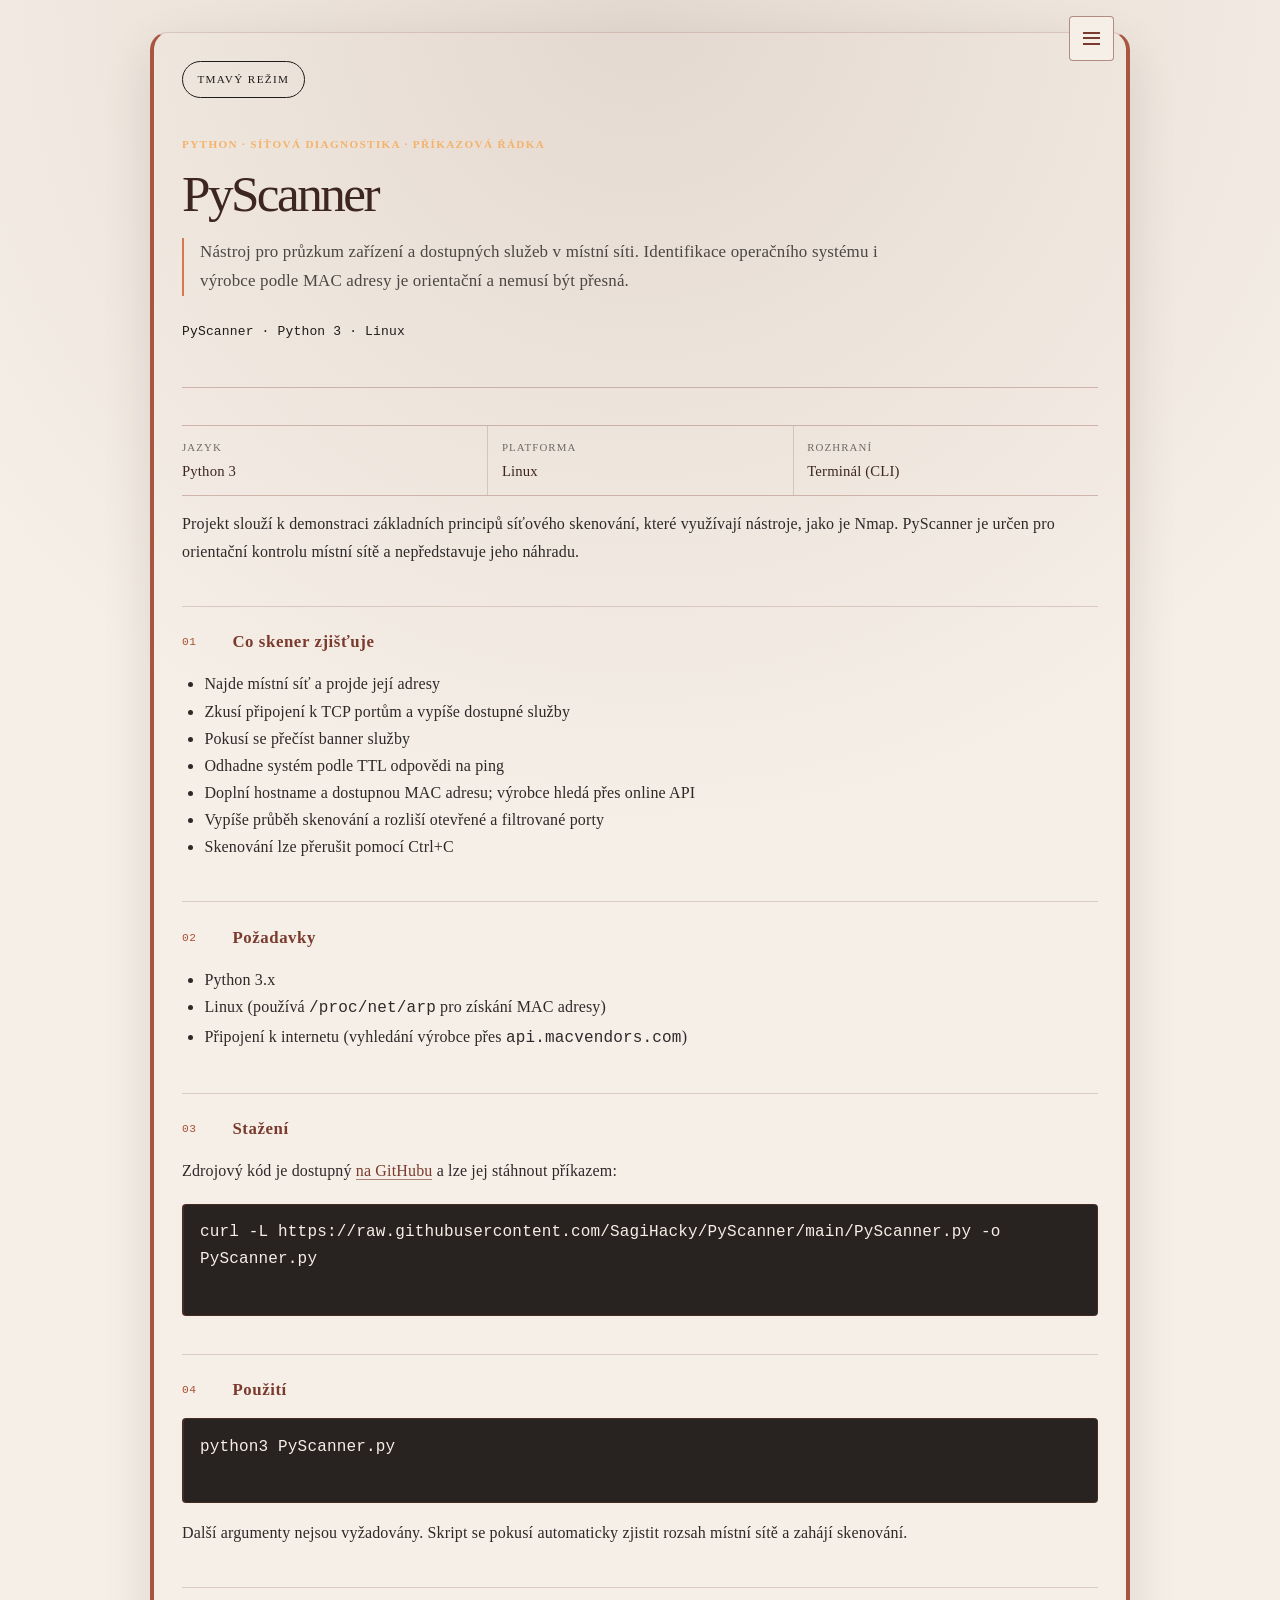
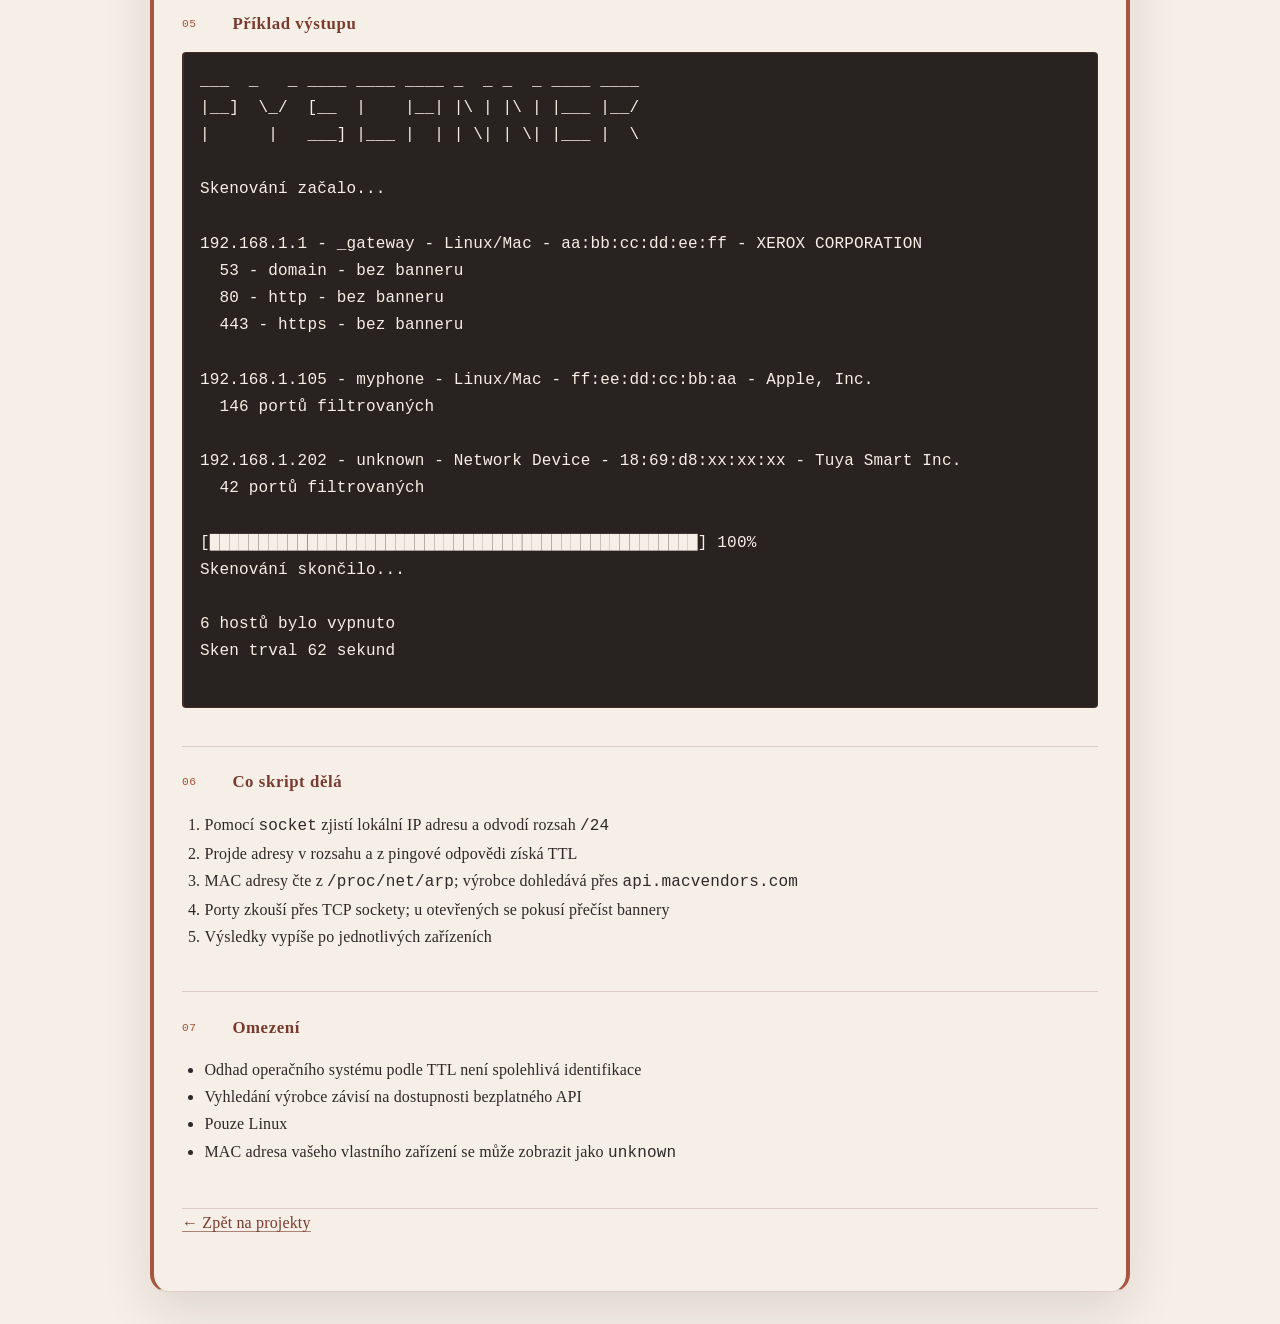
<file: pages/projekty/pyscanner.html>
<!DOCTYPE html>
<html lang="cs">
<head>
  <meta charset="UTF-8">
  <meta name="viewport" content="width=device-width, initial-scale=1">
  <title>PyScanner – Svět podle Sammy</title>
  <link rel="stylesheet" href="../../assets/css/styles.css">
  <script src="../../assets/js/script.js" defer></script>
</head>
<body class="project-detail">
  <button type="button" class="theme-toggle" onclick="myFunction()">Světlý režim</button>
  <button class="site-nav-toggle" type="button" aria-label="Otevřít navigaci" aria-controls="site-nav" aria-expanded="false"><span class="site-nav-icon" aria-hidden="true"></span></button>
  <dialog class="site-nav-drawer" id="site-nav" aria-label="Hlavní navigace">
    <div class="site-nav-heading">
      <span>Navigace</span>
      <button class="site-nav-close" type="button" aria-label="Zavřít navigaci">×</button>
    </div>
  <nav class="site-nav" aria-label="Hlavní navigace">
    <ul>
      <li><a href="../../index.html">Úvod</a></li>
      <li><a href="../clanky.html">Články</a></li>
      <li><a href="../kontakt.html">Kontakt</a></li>
      <li><a href="../o-mne.html">O mně</a></li>
      <li><a href="../projekty.html">Projekty</a></li>
      <li><a href="../fotky.html">Fotky</a></li>
      <li><a href="../knihovna.html">Knihovna</a></li>
    </ul>
  </nav>
  </dialog>
  <header>
    <p class="project-kicker">Python · síťová diagnostika · příkazová řádka</p>
    <h1>PyScanner</h1>
    <blockquote>
      <p>Nástroj pro průzkum zařízení a dostupných služeb v místní síti. Identifikace operačního systému i výrobce podle MAC adresy je orientační a nemusí být přesná.</p>
    </blockquote>
    <p class="project-slug"><code>PyScanner · Python 3 · Linux</code></p>
  </header>

  <main class="article-page">
    <section class="project-intro">
      <dl class="project-meta">
        <div><dt>Jazyk</dt><dd>Python 3</dd></div>
        <div><dt>Platforma</dt><dd>Linux</dd></div>
        <div><dt>Rozhraní</dt><dd>Terminál (CLI)</dd></div>
      </dl>
      <p>Projekt slouží k demonstraci základních principů síťového skenování, které využívají nástroje, jako je Nmap. PyScanner je určen pro orientační kontrolu místní sítě a nepředstavuje jeho náhradu.</p>
    </section>

    <section class="project-section">
      <h2>Co skener zjišťuje</h2>
      <ul>
        <li>Najde místní síť a projde její adresy</li>
        <li>Zkusí připojení k TCP portům a vypíše dostupné služby</li>
        <li>Pokusí se přečíst banner služby</li>
        <li>Odhadne systém podle TTL odpovědi na ping</li>
        <li>Doplní hostname a dostupnou MAC adresu; výrobce hledá přes online API</li>
        <li>Vypíše průběh skenování a rozliší otevřené a filtrované porty</li>
        <li>Skenování lze přerušit pomocí Ctrl+C</li>
      </ul>
    </section>

    <section class="project-section">
      <h2>Požadavky</h2>
      <ul>
        <li>Python 3.x</li>
        <li>Linux (používá <code>/proc/net/arp</code> pro získání MAC adresy)</li>
        <li>Připojení k internetu (vyhledání výrobce přes <code>api.macvendors.com</code>)</li>
      </ul>
    </section>

    <section class="project-section">
      <h2>Stažení</h2>
      <p>Zdrojový kód je dostupný <a href="https://github.com/SagiHacky/PyScanner/blob/main/PyScanner.py">na GitHubu</a> a lze jej stáhnout příkazem:</p>
      <pre><code class="language-bash">curl -L https://raw.githubusercontent.com/SagiHacky/PyScanner/main/PyScanner.py -o PyScanner.py
      </code></pre>
    </section>

    <section class="project-section">
      <h2>Použití</h2>
      <pre><code class="language-bash">python3 PyScanner.py
      </code></pre>
      <p>Další argumenty nejsou vyžadovány. Skript se pokusí automaticky zjistit rozsah místní sítě a zahájí skenování.</p>
    </section>

    <section class="project-section">
      <h2>Příklad výstupu</h2>
      <pre><code>___  _   _ ____ ____ ____ _  _ _  _ ____ ____
|__]  \_/  [__  |    |__| |\ | |\ | |___ |__/
|      |   ___] |___ |  | | \| | \| |___ |  \

Skenování začalo...

192.168.1.1 - _gateway - Linux/Mac - aa:bb:cc:dd:ee:ff - XEROX CORPORATION
  53 - domain - bez banneru
  80 - http - bez banneru
  443 - https - bez banneru

192.168.1.105 - myphone - Linux/Mac - ff:ee:dd:cc:bb:aa - Apple, Inc.
  146 portů filtrovaných

192.168.1.202 - unknown - Network Device - 18:69:d8:xx:xx:xx - Tuya Smart Inc.
  42 portů filtrovaných

[██████████████████████████████████████████████████] 100%
Skenování skončilo...

6 hostů bylo vypnuto
Sken trval 62 sekund
      </code></pre>
    </section>

    <section class="project-section">
      <h2>Co skript dělá</h2>
      <ol>
        <li>Pomocí <code>socket</code> zjistí lokální IP adresu a odvodí rozsah <code>/24</code></li>
        <li>Projde adresy v rozsahu a z pingové odpovědi získá TTL</li>
        <li>MAC adresy čte z <code>/proc/net/arp</code>; výrobce dohledává přes <code>api.macvendors.com</code></li>
        <li>Porty zkouší přes TCP sockety; u otevřených se pokusí přečíst bannery</li>
        <li>Výsledky vypíše po jednotlivých zařízeních</li>
      </ol>
    </section>

    <section class="project-section">
      <h2>Omezení</h2>
      <ul>
        <li>Odhad operačního systému podle TTL není spolehlivá identifikace</li>
        <li>Vyhledání výrobce závisí na dostupnosti bezplatného API</li>
        <li>Pouze Linux</li>
        <li>MAC adresa vašeho vlastního zařízení se může zobrazit jako <code>unknown</code></li>
      </ul>
    </section>

    <p><a href="../projekty.html">← Zpět na projekty</a></p>
  </main>
</body>
</html>
</file>
<file: assets/css/styles.css>
* {
  box-sizing: border-box;
}

html {
  scroll-behavior: smooth;
}

body {
  font-family: Georgia, "Times New Roman", serif;
  max-width: 980px;
  margin: 32px auto;
  padding: 28px 28px 36px;
  background: radial-gradient(circle at top, rgba(244, 178, 107, 0.12), transparent 32%), #171412;
  color: #f5f0e6;
  line-height: 1.7;
  letter-spacing: 0.01em;
  border: 1px solid rgba(244, 178, 107, 0.22);
  border-left: 4px solid #d47a4d;
  border-right: 4px solid #d47a4d;
  border-radius: 18px;
  box-shadow: 0 20px 50px rgba(0, 0, 0, 0.24);
  transition: background 0.25s ease, color 0.25s ease, border-color 0.25s ease, box-shadow 0.25s ease;
}

main,
.article-page {
  max-width: 920px;
}

main {
  font-size: 1rem;
}

.article-page {
  max-width: 920px;
}

.article-page article {
  max-width: 72ch;
  margin-inline: auto;
}

.article-page article p {
  text-align: justify;
  hyphens: auto;
}

@media (max-width: 600px) {
  .article-page article p {
    text-align: left;
  }
}

.article-page h3 {
  font-size: 0.85rem;
  letter-spacing: 0.12em;
  text-transform: uppercase;
  color: #f4b26b;
  margin: 1.5rem 0 0.6rem;
}

.article-page blockquote {
  margin: 1.3rem 0;
  padding: 0.9rem 1rem 0.9rem 1.15rem;
  border-left: 3px solid rgba(244, 178, 107, 0.8);
  background: rgba(255, 255, 255, 0.02);
  color: rgba(245, 240, 230, 0.92);
  border-radius: 0 10px 10px 0;
}

.article-page table {
  width: 100%;
  border-collapse: collapse;
  margin: 0.9rem 0 1.2rem;
  font-size: 0.96rem;
  background: rgba(255, 255, 255, 0.015);
  border: 1px solid rgba(244, 178, 107, 0.16);
  border-radius: 12px;
  overflow: hidden;
}

.article-page th,
.article-page td {
  padding: 0.72rem 0.8rem;
  border-bottom: 1px solid rgba(244, 178, 107, 0.18);
  text-align: left;
  vertical-align: top;
}

.article-page tr:last-child td {
  border-bottom: none;
}

.article-page th {
  color: #f4b26b;
  text-transform: uppercase;
  letter-spacing: 0.09em;
  font-size: 0.73rem;
}

.article-page pre,
.article-page code {
  font-family: "SFMono-Regular", Consolas, "Liberation Mono", Menlo, monospace;
}

.article-page pre {
  white-space: pre-wrap;
  word-break: break-word;
}

.article-page ul,
.article-page ol {
  padding-left: 1.4rem;
  margin: 0.8rem 0 1.2rem;
}

.article-page img {
  max-width: 100%;
  height: auto;
  border-radius: 12px;
}

.article-hero {
  max-width: 680px;
  margin: 1.5rem auto;
}

.article-hero img {
  display: block;
  width: 100%;
  aspect-ratio: 16 / 9;
  object-fit: cover;
  border-radius: 8px;
}

.project-list {
  display: grid;
  gap: 1.1rem;
  margin-top: 1.2rem;
}

.project-item {
  padding: 1rem 0 1.25rem;
  border-bottom: 1px solid rgba(244, 178, 107, 0.2);
}

.article-item {
  display: grid;
  grid-template-columns: minmax(0, 1fr) minmax(180px, 34%);
  align-items: center;
  column-gap: 1.25rem;
}

.article-cover-link {
  grid-column: 2;
  grid-row: 1 / 3;
  display: block;
  overflow: hidden;
  border: 1px solid rgba(244, 178, 107, 0.2);
  border-radius: 6px;
}

.article-cover {
  display: block;
  width: 100%;
  aspect-ratio: 1.91 / 1;
  object-fit: cover;
  transition: transform 0.25s ease;
}

.article-cover-link:hover .article-cover,
.article-cover-link:focus-visible .article-cover {
  transform: scale(1.035);
}

.project-link {
  display: inline-block;
  font-size: 1.3rem;
  font-weight: 700;
  letter-spacing: -0.02em;
  color: #f4b26b;
  margin-bottom: 0.4rem;
  text-decoration: none;
  transition: color 0.2s ease;
}

.project-link:hover,
.project-link:focus-visible,
article a:hover,
article a:focus-visible,
a:hover,
a:focus-visible {
  color: #ffd8aa;
}

.project-item p {
  margin: 0;
  font-size: 0.95rem;
  line-height: 1.7;
  color: rgba(245, 240, 230, 0.82);
}

.book-search-label {
  display: block;
  margin: 1.5rem 0 0.35rem;
  color: #f4b26b;
  font-size: 0.85rem;
}

.book-collections {
  display: flex;
  flex-wrap: wrap;
  gap: 0;
  width: fit-content;
  margin: 1.5rem 0 1rem;
  border-bottom: 1px solid rgba(244, 178, 107, 0.35);
}

.book-collection-tab {
  padding: 0.65rem 0.9rem;
  border: 0;
  border-bottom: 2px solid transparent;
  background: transparent;
  color: rgba(245, 240, 230, 0.72);
  font: inherit;
  cursor: pointer;
}

.book-collection-tab:hover,
.book-collection-tab:focus-visible,
.book-collection-tab.is-active {
  color: #f4b26b;
}

.book-collection-tab.is-active {
  border-bottom-color: #d47a4d;
}

.book-collection-title {
  margin: 0.6rem 0 0.2rem;
  font-size: 1.25rem;
  letter-spacing: 0;
  text-transform: none;
}

.book-search {
  width: min(100%, 34rem);
  padding: 0.7rem 0.8rem;
  border: 1px solid rgba(244, 178, 107, 0.42);
  border-radius: 5px;
  background: rgba(255, 255, 255, 0.035);
  color: inherit;
  font: inherit;
}

.book-genre-select {
  display: block;
  width: min(100%, 34rem);
  padding: 0.7rem 2.2rem 0.7rem 0.8rem;
  border: 1px solid rgba(244, 178, 107, 0.42);
  border-radius: 5px;
  background: #211b18;
  color: inherit;
  font: inherit;
}

.book-genre-select:focus-visible {
  outline: 2px solid #f4b26b;
  outline-offset: 2px;
}

.book-search:focus-visible {
  outline: 2px solid #f4b26b;
  outline-offset: 2px;
}

.book-count {
  margin: 0.45rem 0 1rem;
  font-size: 0.85rem;
  color: rgba(245, 240, 230, 0.72);
}

.book-catalogue {
  column-count: 2;
  column-gap: 2rem;
  margin: 1rem 0 2rem;
}

.book-author {
  display: inline-block;
  width: 100%;
  min-width: 0;
  margin: 0 0 1rem;
  border-bottom: 1px solid rgba(244, 178, 107, 0.2);
  break-inside: avoid;
}

.book-author h2 {
  margin: 0 0 0.45rem;
  font-size: 1rem;
  letter-spacing: 0;
  text-transform: none;
}

.book-list {
  list-style: none;
  margin: 0;
  padding: 0 0 0.65rem;
}

.book-list a {
  display: block;
  padding: 0.28rem 0;
  text-decoration-thickness: 1px;
  text-underline-offset: 0.18em;
}

.book-detail-top {
  display: grid;
  grid-template-columns: minmax(160px, 240px) minmax(0, 1fr);
  align-items: start;
  gap: 2rem;
  margin: 1.5rem 0 2rem;
}

.book-cover-frame {
  width: 100%;
  aspect-ratio: 2 / 3;
  margin: 0;
  overflow: hidden;
  border: 1px dashed rgba(244, 178, 107, 0.45);
  border-radius: 6px;
  background: rgba(255, 255, 255, 0.025);
}

.book-cover-frame img {
  display: block;
  width: 100%;
  height: 100%;
  object-fit: cover;
}

.book-cover-empty {
  display: grid;
  width: 100%;
  height: 100%;
  place-items: center;
  padding: 1rem;
  color: rgba(245, 240, 230, 0.7);
  text-align: center;
  font-size: 0.9rem;
}

.book-author-name {
  margin: 0;
  color: rgba(245, 240, 230, 0.75);
  font-size: 1.15rem;
}

.book-detail-info {
  min-width: 0;
}

.book-review {
  margin: 1.5rem 0 0;
}

.book-review h2 {
  margin-top: 0;
}

.book-review-empty {
  color: rgba(245, 240, 230, 0.7);
  font-style: italic;
}

.project-intro,
.project-section {
  margin-bottom: 1.8rem;
  padding: 1.1rem 1.2rem;
  background: rgba(255, 255, 255, 0.02);
  border: 1px solid rgba(244, 178, 107, 0.13);
  border-radius: 14px;
}

.project-art,
.project-section pre {
  margin: 0.8rem 0 1rem;
  padding: 0.9rem 1rem;
  background: rgba(255, 255, 255, 0.025);
  border: 1px solid rgba(244, 178, 107, 0.18);
  overflow-x: auto;
  white-space: pre-wrap;
  word-break: break-word;
  border-radius: 10px;
}

.project-badges {
  display: flex;
  flex-wrap: wrap;
  gap: 0.5rem;
  margin: 0.8rem 0 1rem;
}

.project-badges img {
  display: block;
  border-radius: 6px;
}

.project-section h2 {
  margin-top: 0;
}

.article-page .math-display mjx-container[display="true"] {
  max-width: 100%;
  overflow-x: auto;
  overflow-y: hidden;
  margin: 1rem 0;
  padding: 0.85rem 1rem;
  border-left: 2px solid rgba(244, 178, 107, 0.65);
  background: rgba(255, 255, 255, 0.025);
  text-align: center !important;
}

.project-detail header {
  margin-bottom: 0.5rem;
  padding-bottom: 0.8rem;
  border-bottom: 1px solid rgba(244, 178, 107, 0.28);
}

.project-detail header blockquote {
  max-width: 54rem;
  margin: 1rem 0 0;
  background: transparent;
  font-size: 1.05rem;
}

.project-detail .project-intro,
.project-detail .project-section {
  margin: 0;
  padding: 1.35rem 0;
  border: 0;
  border-bottom: 1px solid rgba(244, 178, 107, 0.18);
  border-radius: 0;
  background: transparent;
}

.project-detail .project-intro {
  padding-top: 0.65rem;
}

.project-detail .project-section h2 {
  margin: 0 0 0.85rem;
  font-size: 1.05rem;
  letter-spacing: 0.035em;
  text-transform: none;
}

.project-detail .project-section h3 {
  font-size: 0.78rem;
  letter-spacing: 0.09em;
}

.project-meta {
  display: grid;
  grid-template-columns: repeat(3, minmax(0, 1fr));
  margin: 0.5rem 0 0.9rem;
  border-top: 1px solid rgba(244, 178, 107, 0.25);
  border-bottom: 1px solid rgba(244, 178, 107, 0.25);
}

.project-meta > div {
  min-width: 0;
  padding: 0.7rem 0.85rem 0.7rem 0;
}

.project-meta > div + div {
  padding-left: 0.85rem;
  border-left: 1px solid rgba(244, 178, 107, 0.18);
}

.project-meta dt {
  margin-bottom: 0.18rem;
  color: rgba(245, 240, 230, 0.6);
  font-size: 0.68rem;
  letter-spacing: 0.1em;
  text-transform: uppercase;
}

.project-meta dd {
  margin: 0;
  color: #f8d3a2;
  font-size: 0.92rem;
}

.project-detail .project-section pre {
  background: #11100f;
  border: 1px solid rgba(244, 178, 107, 0.2);
  border-left: 2px solid #d47a4d;
  border-radius: 4px;
  color: #f5f0e6;
}

.project-figure {
  margin: 1rem 0 1.5rem;
}

.project-figure img {
  display: block;
  width: 100%;
  border: 1px solid rgba(244, 178, 107, 0.24);
  border-radius: 4px;
}

.project-figure figcaption {
  margin-top: 0.45rem;
  color: rgba(245, 240, 230, 0.66);
  font-size: 0.82rem;
}

.white-mode.project-detail header {
  border-bottom-color: rgba(122, 59, 46, 0.3);
}

.white-mode.project-detail .project-intro,
.white-mode.project-detail .project-section {
  border-bottom-color: rgba(122, 59, 46, 0.2);
  background: transparent;
}

.white-mode.project-detail .project-meta {
  border-color: rgba(122, 59, 46, 0.3);
}

.white-mode.project-detail .project-meta > div + div {
  border-left-color: rgba(122, 59, 46, 0.2);
}

.white-mode.project-detail .project-meta dt {
  color: rgba(31, 27, 26, 0.62);
}

.white-mode.project-detail .project-meta dd {
  color: #3d261f;
}

.white-mode.project-detail .project-section pre {
  background: #282321;
  border-color: rgba(122, 59, 46, 0.38);
  color: #f6efe7;
}

.white-mode.project-detail .project-figure img {
  border-color: rgba(122, 59, 46, 0.24);
}

.white-mode.project-detail .project-figure figcaption {
  color: rgba(31, 27, 26, 0.68);
}

.project-detail header {
  position: relative;
  margin: 0 0 1.2rem;
  padding: 1.3rem 0 1.5rem;
  border-bottom: 1px solid rgba(244, 178, 107, 0.38);
}

.project-detail .project-kicker,
.relativity-project .project-contents-label,
.relativity-project .equation-label {
  margin: 0;
  color: #f4b26b;
  font-size: 0.7rem;
  font-weight: 700;
  letter-spacing: 0.12em;
  text-transform: uppercase;
}

.project-detail header h1 {
  max-width: 17ch;
  margin: 0.7rem 0 0.4rem;
  font-size: clamp(2rem, 4vw, 3.35rem);
  font-weight: 400;
  line-height: 1.12;
}

.project-detail header blockquote {
  max-width: 46rem;
  margin-top: 1rem;
  padding: 0 0 0 1rem;
  border-left: 2px solid #d47a4d;
  color: rgba(245, 240, 230, 0.78);
  font-size: 1.06rem;
}

.relativity-project .project-slug {
  margin: 1rem 0 0;
  color: rgba(245, 240, 230, 0.56);
  font-size: 0.8rem;
}

.relativity-project .project-slug code {
  padding: 0.2rem 0.45rem;
  border: 1px solid rgba(244, 178, 107, 0.2);
  border-radius: 3px;
}

.relativity-project .project-intro-copy {
  max-width: 62ch;
  margin: 0.2rem 0 1rem;
  font-size: 1.06rem;
}

.project-detail .article-page {
  counter-reset: project-section;
}

.project-detail .project-section {
  counter-increment: project-section;
}

.relativity-project .equation-panel {
  margin: 1rem 0 1.3rem;
  padding: 0.9rem 1rem 0.3rem;
  border: 1px solid rgba(244, 178, 107, 0.2);
  border-left: 3px solid #d47a4d;
  background: rgba(255, 255, 255, 0.025);
}

.relativity-project .equation-panel--lead {
  max-width: 42rem;
  margin: 1.2rem auto 1.4rem;
  padding: 1rem 1.2rem 0.45rem;
  text-align: center;
}

.relativity-project .equation-panel .math-display mjx-container[display="true"] {
  margin: 0.45rem 0 0.65rem;
  padding: 0.35rem 0;
  border: 0;
  background: transparent;
}

.relativity-project .project-contents {
  display: flex;
  flex-wrap: wrap;
  align-items: center;
  gap: 0.5rem 1rem;
  padding: 0.9rem 0;
  border-bottom: 1px solid rgba(244, 178, 107, 0.2);
}

.relativity-project .project-contents a {
  padding-right: 1rem;
  border-right: 1px solid rgba(244, 178, 107, 0.22);
  color: rgba(245, 240, 230, 0.78);
  font-size: 0.84rem;
  text-decoration-color: rgba(244, 178, 107, 0.38);
  text-underline-offset: 0.2em;
}

.relativity-project .project-contents a:hover,
.relativity-project .project-contents a:focus-visible {
  color: #ffd8aa;
}

.project-detail .project-section h2::before {
  display: inline-block;
  min-width: 2.6rem;
  margin-right: 0.55rem;
  color: #d47a4d;
  content: counter(project-section, decimal-leading-zero);
  font-family: "SFMono-Regular", Consolas, "Liberation Mono", Menlo, monospace;
  font-size: 0.7rem;
  font-weight: 400;
  letter-spacing: 0.04em;
  vertical-align: 0.18em;
}

.project-detail .project-section h3 {
  margin-top: 1.8rem;
  color: #f8d3a2;
  font-size: 0.88rem;
  letter-spacing: 0.04em;
  text-transform: none;
}

.relativity-project #equations {
  counter-reset: equation;
}

.relativity-project #equations .equation-panel {
  counter-increment: equation;
}

.relativity-project #equations .equation-panel::after {
  display: block;
  margin: -0.3rem 0 0.45rem;
  color: rgba(245, 240, 230, 0.52);
  content: "(" counter(equation) ")";
  font-size: 0.75rem;
  text-align: right;
}

.relativity-project .project-section p {
  max-width: 72ch;
}

.relativity-project .project-section pre {
  max-width: 54rem;
  padding: 1rem 1.1rem;
  line-height: 1.6;
}

.relativity-project .project-section .table-wrapper {
  overflow-x: auto;
}

.white-mode.project-detail header {
  border-bottom-color: rgba(122, 59, 46, 0.3);
}

.white-mode.relativity-project .project-kicker,
.white-mode.relativity-project .project-contents-label,
.white-mode.relativity-project .equation-label {
  color: #8b4a35;
}

.white-mode.project-detail header blockquote {
  color: rgba(31, 27, 26, 0.78);
}

.white-mode.relativity-project .project-slug {
  color: rgba(31, 27, 26, 0.58);
}

.white-mode.relativity-project .equation-panel {
  border-color: rgba(122, 59, 46, 0.2);
  border-left-color: #a95136;
  background: rgba(122, 59, 46, 0.035);
}

.white-mode.relativity-project .project-contents {
  border-bottom-color: rgba(122, 59, 46, 0.2);
}

.white-mode.relativity-project .project-contents a {
  color: rgba(31, 27, 26, 0.78);
}

.white-mode.relativity-project .project-contents a {
  border-right-color: rgba(122, 59, 46, 0.22);
}

.white-mode.project-detail .project-section h2::before {
  color: #a95136;
}

.white-mode.relativity-project .project-section h3 {
  color: #6f3c2d;
}

@media (max-width: 600px) {
  .project-detail header {
    padding-top: 0.8rem;
  }

  .project-detail header h1 {
    font-size: 2.1rem;
  }

  .relativity-project .project-contents {
    align-items: flex-start;
    flex-direction: column;
    gap: 0.6rem;
  }

  .relativity-project .project-contents a {
    padding-right: 0;
    border-right: 0;
  }

  .relativity-project .equation-panel {
    padding-right: 0.65rem;
    padding-left: 0.65rem;
  }
}

.theme-toggle {
  display: inline-block;
  margin: 0 0 1rem;
  padding: 0.5rem 0.9rem;
  border: 1px solid rgba(244, 178, 107, 0.8);
  background: transparent;
  color: #f4b26b;
  font: inherit;
  font-size: 0.7rem;
  letter-spacing: 0.12em;
  text-transform: uppercase;
  cursor: pointer;
  border-radius: 999px;
  transition: background 0.2s ease, color 0.2s ease, border-color 0.2s ease, transform 0.2s ease, box-shadow 0.2s ease;
}

.theme-toggle:hover,
.theme-toggle:focus-visible {
  background: #f4b26b;
  color: #171412;
  border-color: #f4b26b;
  transform: translateY(-1px);
  box-shadow: 0 8px 20px rgba(244, 178, 107, 0.18);
}

header {
  margin-bottom: 1rem;
}

h1 {
  font-size: clamp(2.1rem, 5vw, 3.2rem);
  line-height: 1.08;
  margin: 0;
  letter-spacing: -0.05em;
  color: #f7f0e1;
}

h2 {
  font-size: 0.8rem;
  letter-spacing: 0.14em;
  text-transform: uppercase;
  color: #f4b26b;
  margin: 1.2rem 0 0.7rem;
}

p {
  margin: 0.7rem 0;
}

strong {
  color: #f8d3a2;
}

a {
  color: #f4b26b;
}

.contact-intro {
  max-width: 42rem;
}

.pgp-contact-actions {
  display: flex;
  flex-wrap: wrap;
  align-items: center;
  gap: 0.65rem;
}

.pgp-help-button {
  display: inline-grid;
  inline-size: 1.8rem;
  block-size: 1.8rem;
  place-items: center;
  border: 1px solid rgba(244, 178, 107, 0.8);
  border-radius: 50%;
  background: transparent;
  color: #f4b26b;
  font: inherit;
  line-height: 1;
  cursor: pointer;
}

.pgp-help-button:hover,
.pgp-help-button:focus-visible {
  background: #f4b26b;
  color: #171412;
}

.pgp-help-dialog {
  width: min(42rem, calc(100vw - 2rem));
  max-height: calc(100dvh - 2rem);
  overflow: auto;
  margin: auto;
  padding: 1.3rem;
  border: 1px solid rgba(244, 178, 107, 0.45);
  border-radius: 8px;
  background: #211b18;
  color: #f5f0e6;
  line-height: 1.65;
}

.pgp-help-dialog::backdrop {
  background: rgba(0, 0, 0, 0.72);
}

.pgp-dialog-heading {
  display: flex;
  align-items: flex-start;
  justify-content: space-between;
  gap: 1rem;
}

.pgp-dialog-heading h2 {
  margin: 0 0 0.7rem;
  font-size: 1rem;
  letter-spacing: 0;
  text-transform: none;
}

.pgp-dialog-close {
  padding: 0.35rem 0.55rem;
  border: 1px solid rgba(244, 178, 107, 0.45);
  border-radius: 4px;
  background: transparent;
  color: inherit;
  font: inherit;
  cursor: pointer;
}

.pgp-help-dialog ol {
  padding-left: 1.4rem;
}

.pgp-help-dialog li {
  margin: 0.55rem 0;
}

.pgp-help-dialog code {
  overflow-wrap: anywhere;
}

.pgp-dialog-note {
  padding-top: 0.8rem;
  border-top: 1px solid rgba(244, 178, 107, 0.2);
}

.contact-list {
  max-width: 42rem;
  margin: 1.5rem 0;
}

.contact-list > div {
  display: grid;
  grid-template-columns: 7rem minmax(0, 1fr);
  gap: 1rem;
  padding: 0.8rem 0;
  border-bottom: 1px solid rgba(244, 178, 107, 0.2);
}

.contact-list dt {
  color: #f4b26b;
  font-size: 0.8rem;
  letter-spacing: 0.08em;
  text-transform: uppercase;
}

.contact-list dd {
  min-width: 0;
  margin: 0;
  overflow-wrap: anywhere;
}

.site-nav-toggle {
  position: fixed;
  z-index: 20;
  inset-block-start: 1rem;
  inset-inline-end: max(1rem, calc((100vw - 980px) / 2 + 1rem));
  display: grid;
  width: 2.8rem;
  height: 2.8rem;
  place-items: center;
  border: 1px solid rgba(244, 178, 107, 0.55);
  border-radius: 4px;
  background: #211b18;
  color: #f4b26b;
  font: inherit;
  cursor: pointer;
}

.site-nav-toggle:hover,
.site-nav-toggle:focus-visible {
  background: #f4b26b;
  color: #171412;
}

.site-nav-icon {
  position: relative;
  display: block;
  width: 1.1rem;
  height: 0.8rem;
  border-block: 2px solid currentColor;
}

.site-nav-icon::after {
  position: absolute;
  inset-inline: 0;
  top: calc(50% - 1px);
  height: 2px;
  background: currentColor;
  content: "";
}

.site-nav-drawer {
  position: fixed;
  inset: 0 auto 0 0;
  width: min(21rem, 88vw);
  height: 100dvh;
  max-height: 100dvh;
  margin: 0;
  padding: 1.7rem 1.25rem;
  overflow-y: auto;
  border: 0;
  border-right: 3px solid #d47a4d;
  background: radial-gradient(circle at top left, rgba(244, 178, 107, 0.08), transparent 35%), #1b1715;
  color: #f5f0e6;
  box-shadow: 0 0 2.5rem rgba(0, 0, 0, 0.35);
}

.site-nav-drawer::backdrop {
  background: rgba(0, 0, 0, 0.62);
}

.site-nav-heading {
  display: flex;
  align-items: center;
  justify-content: space-between;
  margin-bottom: 1.3rem;
  padding-bottom: 1rem;
  border-bottom: 1px solid rgba(244, 178, 107, 0.32);
  color: #f4b26b;
  font-size: 0.8rem;
  letter-spacing: 0.08em;
  text-transform: uppercase;
}

.site-nav-heading span {
  display: inline-flex;
  align-items: center;
  gap: 0.55rem;
}

.site-nav-heading span::before {
  width: 1.25rem;
  height: 1px;
  background: #d47a4d;
  content: "";
}

.site-nav-close {
  display: grid;
  width: 2rem;
  height: 2rem;
  place-items: center;
  border: 1px solid rgba(244, 178, 107, 0.4);
  border-radius: 4px;
  background: transparent;
  color: inherit;
  font: inherit;
  font-size: 1.35rem;
  line-height: 1;
  cursor: pointer;
}

.site-nav-close:hover,
.site-nav-close:focus-visible {
  background: rgba(244, 178, 107, 0.12);
}

.site-nav ul {
  list-style: none;
  padding: 0;
  margin: 0;
  display: grid;
  gap: 0;
}

.site-nav li {
  display: grid;
  grid-template-columns: 2.4rem minmax(0, 1fr);
  align-items: center;
  border: 0;
  padding: 0;
}

.site-nav-drawer .site-nav ul {
  counter-reset: site-nav-item;
}

.site-nav-drawer .site-nav li {
  counter-increment: site-nav-item;
  border-bottom: 1px solid rgba(244, 178, 107, 0.17);
}

.site-nav-drawer .site-nav li::before {
  color: rgba(244, 178, 107, 0.72);
  content: counter(site-nav-item, decimal-leading-zero);
  font-family: "SFMono-Regular", Consolas, "Liberation Mono", monospace;
  font-size: 0.68rem;
}

.site-nav a {
  display: block;
  padding: 0.78rem 0.65rem;
  border-radius: 3px;
  color: rgba(245, 240, 230, 0.82);
  text-decoration: none;
  transition: background 0.2s ease, color 0.2s ease, transform 0.2s ease;
}

.site-nav a:hover,
.site-nav a:focus-visible {
  background: rgba(244, 178, 107, 0.12);
  color: #ffd8aa;
  transform: translateX(2px);
  outline-offset: 2px;
}

.site-nav--home {
  margin-top: 0.7rem;
}

.site-nav--home ul {
  margin-top: 0.7rem;
  counter-reset: home-nav-item;
}

.site-nav--home li {
  counter-increment: home-nav-item;
  grid-template-columns: 2.4rem minmax(0, 1fr);
  border-bottom: 1px solid rgba(244, 178, 107, 0.2);
  padding: 0.15rem 0;
}

.site-nav--home li::before {
  color: rgba(244, 178, 107, 0.72);
  content: counter(home-nav-item, decimal-leading-zero);
  font-family: "SFMono-Regular", Consolas, "Liberation Mono", monospace;
  font-size: 0.68rem;
}

.site-nav--home li:last-child {
  border-bottom: 0;
}

.site-nav--home a {
  padding-inline: 0.5rem;
}

.white-mode .site-nav-toggle {
  border-color: rgba(122, 59, 46, 0.55);
  background: #f6efe7;
  color: #7a3b2e;
}

.white-mode .site-nav-toggle:hover,
.white-mode .site-nav-toggle:focus-visible {
  background: #7a3b2e;
  color: #f6efe7;
}

.white-mode .site-nav-drawer {
  border-right-color: #a8563f;
  background: radial-gradient(circle at top left, rgba(168, 86, 63, 0.08), transparent 35%), #fffaf3;
  color: #2d2928;
}

.white-mode .site-nav-heading {
  border-bottom-color: rgba(122, 59, 46, 0.28);
  color: #7a3b2e;
}

.white-mode .site-nav-heading span::before {
  background: #a8563f;
}

.white-mode .site-nav-close {
  border-color: rgba(122, 59, 46, 0.4);
  color: #3d261f;
}

.white-mode .site-nav-close:hover,
.white-mode .site-nav-close:focus-visible {
  background: rgba(122, 59, 46, 0.08);
}

.white-mode .site-nav a {
  color: rgba(45, 41, 40, 0.86);
}

.white-mode .site-nav a:hover,
.white-mode .site-nav a:focus-visible {
  background: rgba(122, 59, 46, 0.08);
  color: #7a3b2e;
}

.white-mode .site-nav-drawer .site-nav li,
.white-mode .site-nav--home li {
  border-bottom-color: rgba(122, 59, 46, 0.18);
}

.white-mode .site-nav-drawer .site-nav li::before,
.white-mode .site-nav--home li::before {
  color: #7a3b2e;
}

.white-mode .site-nav--home li {
  border-bottom-color: rgba(122, 59, 46, 0.18);
}

.white-mode .site-nav--home li:last-child {
  border-bottom: 0;
}

.white-mode {
  background: radial-gradient(circle at top, rgba(94, 53, 41, 0.12), transparent 28%), #f6efe7;
  color: #1f1b1a;
  border-color: rgba(122, 59, 46, 0.18);
  border-left: 4px solid #a8563f;
  border-right: 4px solid #a8563f;
  box-shadow: 0 18px 50px rgba(41, 27, 21, 0.12);
}

.white-mode .project-intro,
.white-mode .project-section,
.white-mode .article-page blockquote,
.white-mode .article-page table,
.white-mode .project-art,
.white-mode .project-section pre {
  background: rgba(94, 53, 41, 0.03);
  border-color: rgba(122, 59, 46, 0.18);
}

.white-mode .theme-toggle {
  border-color: #1f1b1a;
  color: #1f1b1a;
}

.white-mode .theme-toggle:hover,
.white-mode .theme-toggle:focus-visible {
  background: #1f1b1a;
  color: #f6efe7;
  border-color: #1f1b1a;
}

.white-mode h1,
.white-mode h2,
.white-mode .project-link,
.white-mode .contact-list dt,
.white-mode a,
.white-mode strong {
  color: #3d261f;
}

.white-mode .pgp-help-button {
  border-color: #7a3b2e;
  color: #7a3b2e;
}

.white-mode .pgp-help-button:hover,
.white-mode .pgp-help-button:focus-visible {
  background: #7a3b2e;
  color: #f6efe7;
}

.white-mode .pgp-help-dialog {
  border-color: rgba(122, 59, 46, 0.45);
  background: #f6efe7;
  color: #2d2928;
}

.white-mode .pgp-dialog-heading h2 {
  color: #3d261f;
}

.white-mode .pgp-dialog-close {
  border-color: rgba(122, 59, 46, 0.45);
  color: #3d261f;
}

.white-mode .pgp-dialog-note {
  border-top-color: rgba(122, 59, 46, 0.2);
}

.white-mode .project-item p,
.white-mode .book-count,
.white-mode .book-cover-empty,
.white-mode .book-author-name,
.white-mode .book-review-empty,
.white-mode .article-page blockquote,
.white-mode .article-page td,
.white-mode .article-page th,
.white-mode .article-page p,
.white-mode body,
.white-mode li {
  color: #2d2928;
}

.white-mode .book-collection-tab {
  color: rgba(31, 27, 26, 0.72);
}

.white-mode .book-collection-tab:hover,
.white-mode .book-collection-tab:focus-visible,
.white-mode .book-collection-tab.is-active {
  color: #7a3b2e;
}

.white-mode .book-collections {
  border-bottom-color: rgba(122, 59, 46, 0.3);
}

.white-mode .book-collection-tab.is-active {
  border-bottom-color: #a8563f;
}

.white-mode .book-genre-select {
  border-color: rgba(122, 59, 46, 0.45);
  background: #fffaf3;
  color: #171412;
}

.white-mode .article-page td,
.white-mode .article-page th {
  border-bottom-color: rgba(122, 59, 46, 0.14);
}

.white-mode .contact-list > div,
.white-mode .book-author,
.white-mode nav li {
  border-bottom-color: rgba(122, 59, 46, 0.18);
}

@media (max-width: 640px) {
  body {
    margin: 16px auto;
    padding: 20px 16px 24px;
    border-radius: 14px;
  }

  .project-intro,
  .project-section {
    padding: 1rem;
  }

  .project-meta {
    grid-template-columns: 1fr;
  }

  .project-meta > div,
  .project-meta > div + div {
    padding: 0.55rem 0;
    border-left: 0;
  }

  .project-meta > div + div {
    border-top: 1px solid rgba(244, 178, 107, 0.14);
  }

  .white-mode.project-detail .project-meta > div + div {
    border-top-color: rgba(122, 59, 46, 0.16);
  }

  .project-detail .project-intro,
  .project-detail .project-section {
    padding: 1.1rem 0;
  }

  .book-catalogue {
    column-count: 1;
  }

  .book-detail-top {
    grid-template-columns: minmax(0, 1fr);
    gap: 1rem;
  }

  .book-cover-frame {
    max-width: 220px;
  }

  .article-item {
    grid-template-columns: minmax(0, 1fr);
    row-gap: 0.25rem;
  }

  .article-cover-link {
    grid-column: 1;
    grid-row: 3;
    margin-top: 0.55rem;
  }

  .contact-list > div {
    grid-template-columns: 1fr;
    gap: 0.4rem;
  }

  .article-page table {
    display: block;
    overflow-x: auto;
  }
}

.white-mode h2 {
  color: #7a3b2e;
}

.white-mode .article-page h3,
.white-mode .article-page th {
  color: #7a3b2e;
}

.white-mode .article-page blockquote {
  color: rgba(23, 20, 18, 0.9);
}

.white-mode .project-item p {
  color: rgba(23, 20, 18, 0.82);
}

.white-mode nav li {
  border-bottom-color: rgba(122, 59, 46, 0.2);
}

.white-mode a {
  color: #7a3b2e;
  border-bottom-color: rgba(122, 59, 46, 0.6);
}

.white-mode a:hover,
.white-mode a:focus-visible {
  background: #7a3b2e;
  color: #f5f0e6;
}

.white-mode strong {
  color: #171412;
}

.white-mode ::selection {
  background: #c65d3a;
  color: #f5f0e6;
}

::selection {
  background: #c65d3a;
  color: #f5f0e6;
}

a {
  color: #f4b26b;
  text-decoration: none;
  border-bottom: 1px solid rgba(244, 178, 107, 0.6);
  transition: all 0.2s ease;
}

a:hover,
a:focus-visible {
  background: #f4b26b;
  color: #171412;
  border-bottom-color: transparent;
}

p {
  margin: 0 0 1.2em;
}

strong {
  color: #fff4dc;
}
</file>
